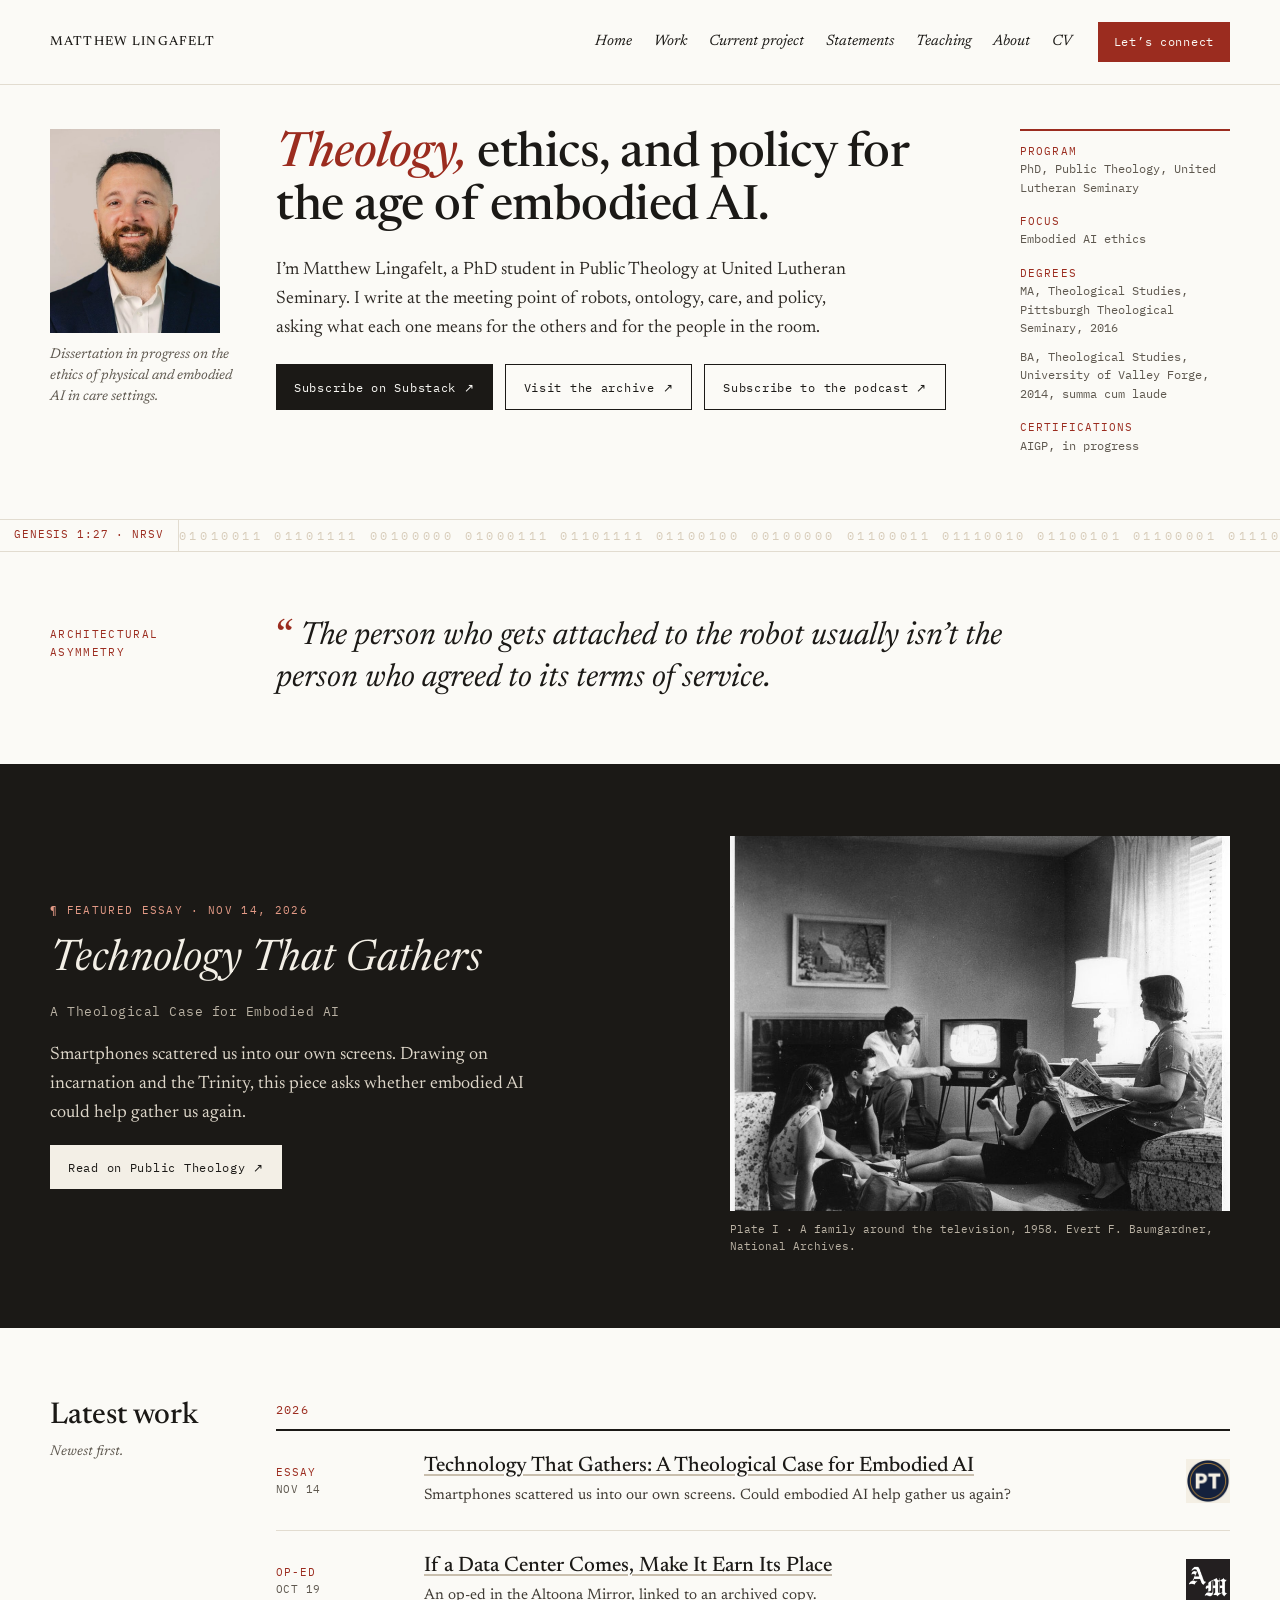
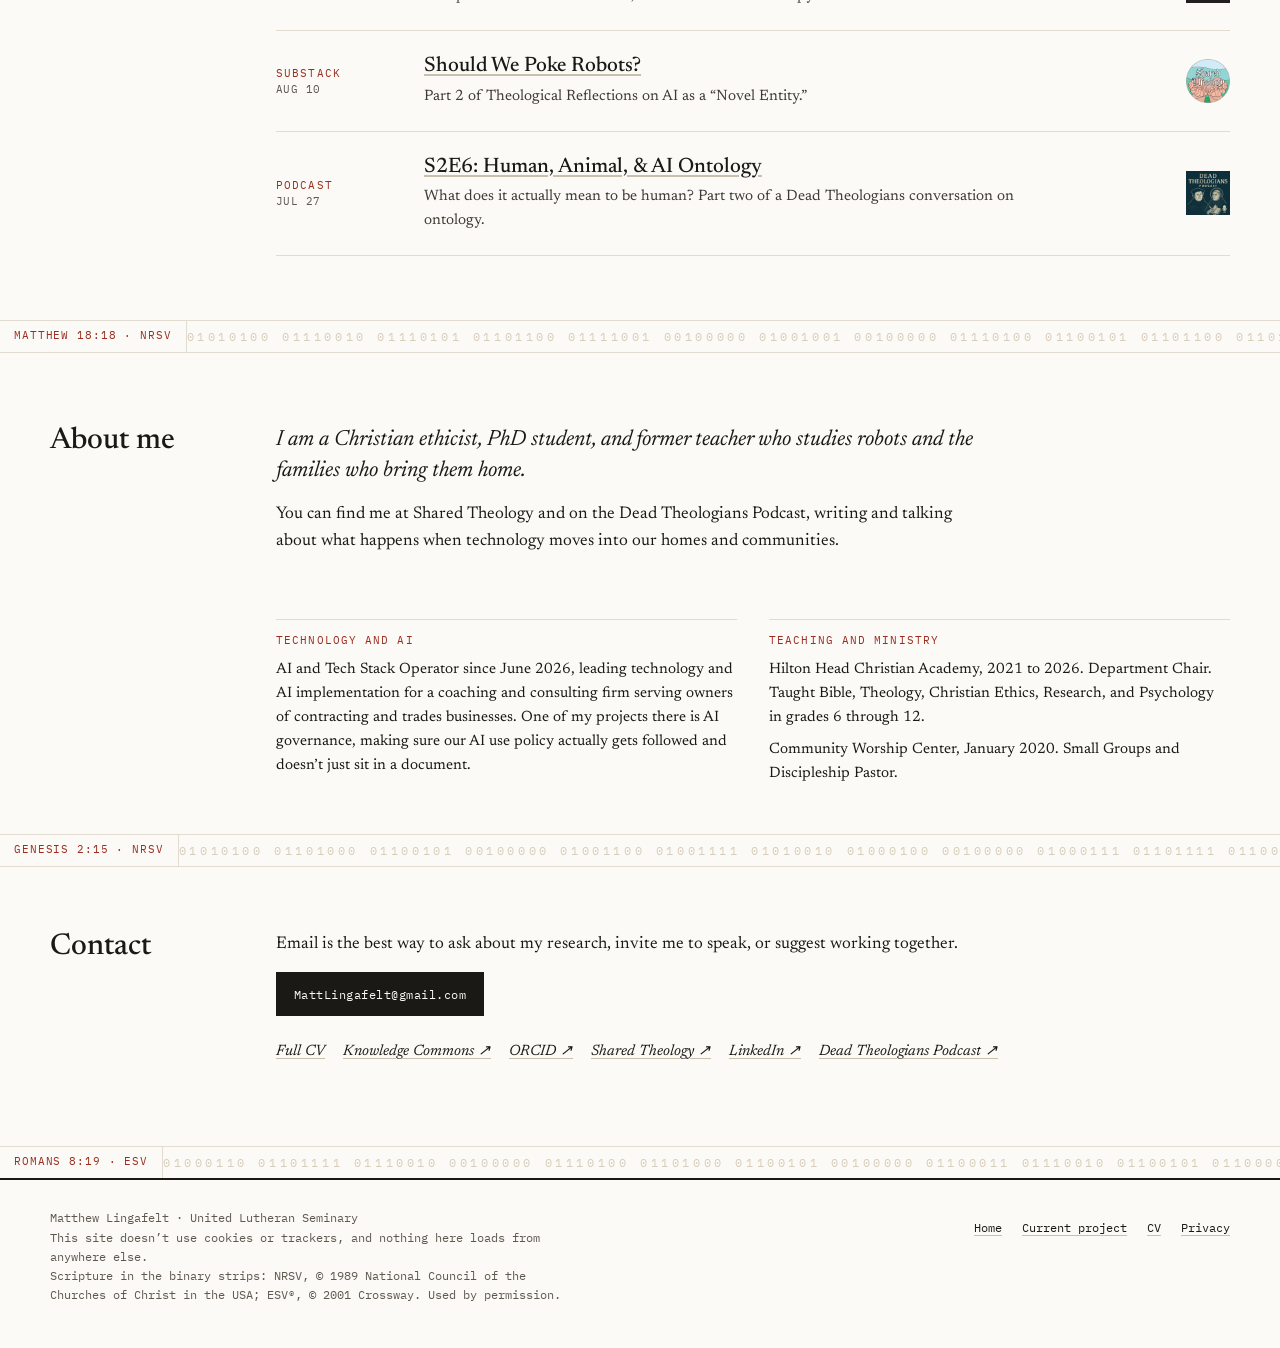
<file: index.html>
<!doctype html>
<html lang="en">
<head>
<meta charset="utf-8">
<meta name="viewport" content="width=device-width, initial-scale=1">
<title>Matthew Lingafelt · Theology, ethics, and policy for the age of embodied AI</title>
<meta name="description" content="Matthew Lingafelt is a PhD student in Public Theology at United Lutheran Seminary. He writes at the meeting point of robots, ontology, care, and policy.">
<link rel="canonical" href="https://mattlingafelt.com/">
<meta property="og:type" content="profile">
<meta property="og:site_name" content="Matthew Lingafelt">
<meta property="og:url" content="https://mattlingafelt.com/">
<meta property="og:title" content="Matthew Lingafelt · Theology, ethics, and policy for the age of embodied AI">
<meta property="og:description" content="Matthew Lingafelt is a PhD student in Public Theology at United Lutheran Seminary. He writes at the meeting point of robots, ontology, care, and policy.">
<meta property="og:image" content="https://mattlingafelt.com/images/family-watching-television-1958.jpg">
<meta property="og:image:alt" content="A family in 1958 gathered in their living room around a television set">
<meta name="twitter:card" content="summary_large_image">
<link rel="icon" href="/favicon.svg" type="image/svg+xml">
<link rel="preload" href="/fonts/newsreader-roman.woff2" as="font" type="font/woff2" crossorigin>
<link rel="stylesheet" href="/css/base.css">
<script>document.documentElement.classList.add('js')</script>
<script src="/js/menu.js" defer></script>
<style>
body{margin:0;background:#FBFAF6}
a{color:#1B1916;text-decoration-color:#C9BFAE;text-underline-offset:3px}
a:hover{color:#9B2C1F}
@media (max-width: 640px){.work-logo{flex:0 0 auto!important;justify-content:flex-start!important}}
.connect:hover,.connect:focus-visible{color:#FBFAF6;background:#7A2216}
@keyframes binL{from{transform:translateX(0)}to{transform:translateX(-50%)}}
@keyframes binR{from{transform:translateX(-50%)}to{transform:translateX(0)}}
.bin-track{display:flex;width:max-content;white-space:nowrap}
.bin-l{animation:binL 120s linear infinite}
.bin-r{animation:binR 120s linear infinite}
@media (prefers-reduced-motion: reduce){.bin-l,.bin-r{animation:none}}
</style>
<script type="application/ld+json">
{
 "@context": "https://schema.org",
 "@type": "ProfilePage",
 "url": "https://mattlingafelt.com/",
 "mainEntity": {
  "@type": "Person",
  "@id": "https://mattlingafelt.com/#person",
  "name": "Matthew Lingafelt",
  "alternateName": "Matt Lingafelt",
  "url": "https://mattlingafelt.com/",
  "image": "https://mattlingafelt.com/images/headshot-color.jpg",
  "jobTitle": "PhD student, Public Theology",
  "affiliation": {
   "@type": "CollegeOrUniversity",
   "name": "United Lutheran Seminary"
  },
  "sameAs": [
   "https://orcid.org/0009-0001-2127-9851",
   "https://profile.hcommons.org/members/MRLingafelt/",
   "https://mrlingafelt.hcommons.org/",
   "https://sharedtheology.substack.com",
   "https://www.linkedin.com/in/matthew-lingafelt-4976b8158/",
   "https://open.spotify.com/show/0AvS3p5VxiqDYNdGbd88li"
  ],
  "knowsAbout": [
   "Public theology",
   "Christian ethics",
   "Embodied AI",
   "Companion robots",
   "AI governance",
   "Digital humanities"
  ]
 }
}
</script>
</head>
<body>
<a class="skip" href="#top">Skip to content</a>
<div style="background: #FBFAF6; color: #1B1916; font-family: 'Newsreader', Georgia, serif; font-size: 17px; line-height: 1.6">

  <header style="border-bottom: 1px solid #E2DCD0">
    <div style="max-width: 1180px; margin: 0 auto; padding: 18px 32px; display: flex; flex-wrap: wrap; align-items: baseline; justify-content: space-between; gap: 8px 32px">
      <a href="#top" style="text-decoration: none; font-size: 19px; font-weight: 500; letter-spacing: 0.06em; font-variant-caps: all-small-caps">Matthew Lingafelt</a>
      <button type="button" class="menu-toggle" aria-expanded="false" aria-controls="main-nav"><svg width="16" height="12" viewBox="0 0 16 12" aria-hidden="true"><path d="M0 1h16M0 6h16M0 11h16" stroke="currentColor" stroke-width="1.5"/></svg><span class="menu-label">Menu</span></button>
      <nav aria-label="Main" id="main-nav" class="main-nav" style="display: flex; flex-wrap: wrap; gap: 4px 22px; font-size: 15px; font-style: italic">
        <a href="/" style="text-decoration: none; padding-block: 12px">Home</a>
        <a href="#work" style="text-decoration: none; padding-block: 12px">Work</a>
        <a href="/current-project" style="text-decoration: none; padding-block: 12px">Current project</a>
        <a href="/statements" style="text-decoration: none; padding-block: 12px">Statements</a>
        <a href="/teaching" style="text-decoration: none; padding-block: 12px">Teaching</a>
        <a href="/about" style="text-decoration: none; padding-block: 12px">About</a>
        <a href="/cv" style="text-decoration: none; padding-block: 12px">CV</a>
        <a href="/#contact" class="connect" style="display: inline-flex; align-items: center; align-self: center; min-height: 40px; padding: 0 16px; margin-left: 4px; background: #9B2C1F; color: #FBFAF6; text-decoration: none; font-family: 'IBM Plex Mono', monospace; font-style: normal; font-size: 12px; letter-spacing: 0.06em">Let’s connect</a>
      </nav>
    </div>
  </header>

  <main id="top">
    <div style="max-width: 1180px; margin: 0 auto; padding: 0 32px">
      <section aria-labelledby="who-h" style="padding: 44px 0 64px; display: flex; flex-wrap: wrap; gap: 36px">
        <aside aria-label="Portrait" style="flex: 1 1 170px; max-width: 190px; display: flex; flex-direction: column; gap: 12px">
          <img src="/images/headshot-color.jpg" alt="Matthew Lingafelt" style="width: 170px; height: 204px; object-fit: cover">
          <p style="margin: 0; font-size: 14px; font-style: italic; color: #5E584F; line-height: 1.5">Dissertation in progress on the ethics of physical and embodied AI in care settings.</p>
        </aside>
        <div style="flex: 3 1 520px; min-width: 0; display: flex; flex-direction: column; gap: 22px">
          <h1 id="who-h" style="margin: 0; font-weight: 500; font-size: clamp(34px, 3.8vw, 50px); line-height: 1.08; letter-spacing: -0.01em"><span style="color: #9B2C1F; font-style: italic">Theology,</span> ethics, and policy for the age of embodied AI.</h1>
          <p style="margin: 0; font-size: 18px; line-height: 1.6; max-width: 600px; color: #2E2A25">I’m Matthew Lingafelt, a PhD student in Public Theology at United Lutheran Seminary. I write at the meeting point of robots, ontology, care, and policy, asking what each one means for the others and for the people in the room.</p>
          <div style="display: flex; flex-wrap: wrap; gap: 12px">
            <a href="https://sharedtheology.substack.com" style="display: inline-flex; align-items: center; min-height: 44px; padding: 0 18px; background: #1B1916; color: #FBFAF6; text-decoration: none; font-family: 'IBM Plex Mono', monospace; font-size: 12px; letter-spacing: 0.06em">Subscribe on Substack ↗</a>
            <a href="https://whoagreed.hcommons.org" style="display: inline-flex; align-items: center; min-height: 44px; padding: 0 18px; border: 1px solid #1B1916; text-decoration: none; font-family: 'IBM Plex Mono', monospace; font-size: 12px; letter-spacing: 0.06em">Visit the archive ↗</a>
            <a href="https://open.spotify.com/show/0AvS3p5VxiqDYNdGbd88li" style="display: inline-flex; align-items: center; min-height: 44px; padding: 0 18px; border: 1px solid #1B1916; text-decoration: none; font-family: 'IBM Plex Mono', monospace; font-size: 12px; letter-spacing: 0.06em">Subscribe to the podcast ↗</a>
          </div>
        </div>
        <aside aria-label="At a glance" style="flex: 1 1 190px; max-width: 210px; font-family: 'IBM Plex Mono', monospace; font-size: 12px; line-height: 1.55; color: #5E584F; display: flex; flex-direction: column; gap: 16px; padding-top: 12px; border-top: 2px solid #9B2C1F; align-self: flex-start">
          <div><div style="color: #9B2C1F; letter-spacing: 0.1em; text-transform: uppercase; font-size: 11px">Program</div>PhD, Public Theology, United Lutheran Seminary</div>
          <div><div style="color: #9B2C1F; letter-spacing: 0.1em; text-transform: uppercase; font-size: 11px">Focus</div>Embodied AI ethics</div>
          <div><div style="color: #9B2C1F; letter-spacing: 0.1em; text-transform: uppercase; font-size: 11px">Degrees</div><div style="display: flex; flex-direction: column; gap: 10px"><span>MA, Theological Studies, Pittsburgh Theological Seminary, 2016</span><span>BA, Theological Studies, University of Valley Forge, 2014, summa cum laude</span></div></div>
          <div><div style="color: #9B2C1F; letter-spacing: 0.1em; text-transform: uppercase; font-size: 11px">Certifications</div>AIGP, in progress</div>
        </aside>
      </section>
    </div>

    <div style="display: flex; align-items: stretch; border-top: 1px solid #E2DCD0; border-bottom: 1px solid #E2DCD0">
      <p style="margin: 0; flex: none; padding: 6px 14px; font-family: 'IBM Plex Mono', monospace; font-size: 11px; letter-spacing: 0.08em; text-transform: uppercase; color: #9B2C1F; background: #FBFAF6; border-right: 1px solid #E2DCD0; white-space: nowrap">Genesis 1:27 · NRSV</p>
      <div aria-hidden="true" style="flex: 1 1 auto; min-width: 0; overflow: hidden; padding: 6px 0">
        <div class="bin-track bin-l" style="animation-duration: 187s; font-family: 'IBM Plex Mono', monospace; font-size: 12px; letter-spacing: 0.3em; color: #D8CDBB"><span>01010011 01101111 00100000 01000111 01101111 01100100 00100000 01100011 01110010 01100101 01100001 01110100 01100101 01100100 00100000 01101000 01110101 01101101 01100001 01101110 01101011 01101001 01101110 01100100 00100000 01101001 01101110 00100000 01101000 01101001 01110011 00100000 01101001 01101101 01100001 01100111 01100101 00101100 00100000 01101001 01101110 00100000 01110100 01101000 01100101 00100000 01101001 01101101 01100001 01100111 01100101 00100000 01101111 01100110 00100000 01000111 01101111 01100100 00100000 01101000 01100101 00100000 01100011 01110010 01100101 01100001 01110100 01100101 01100100 00100000 01110100 01101000 01100101 01101101 00100000 00100000 00100000 </span><span>01010011 01101111 00100000 01000111 01101111 01100100 00100000 01100011 01110010 01100101 01100001 01110100 01100101 01100100 00100000 01101000 01110101 01101101 01100001 01101110 01101011 01101001 01101110 01100100 00100000 01101001 01101110 00100000 01101000 01101001 01110011 00100000 01101001 01101101 01100001 01100111 01100101 00101100 00100000 01101001 01101110 00100000 01110100 01101000 01100101 00100000 01101001 01101101 01100001 01100111 01100101 00100000 01101111 01100110 00100000 01000111 01101111 01100100 00100000 01101000 01100101 00100000 01100011 01110010 01100101 01100001 01110100 01100101 01100100 00100000 01110100 01101000 01100101 01101101 00100000 00100000 00100000 </span></div>
      </div>
    </div>

    <div style="max-width: 1180px; margin: 0 auto; padding: 0 32px">
      <section aria-label="The thesis" style="padding: 64px 0; display: flex; flex-wrap: wrap; gap: 16px 36px; align-items: start">
        <p style="margin: 0; flex: 0 0 190px; font-family: 'IBM Plex Mono', monospace; font-size: 11px; letter-spacing: 0.12em; text-transform: uppercase; color: #9B2C1F; padding-top: 10px">Architectural asymmetry</p>
        <blockquote style="margin: 0; flex: 1 1 520px; min-width: 0">
          <p style="margin: 0; font-size: clamp(24px, 2.6vw, 32px); line-height: 1.3; font-style: italic; max-width: 760px"><span style="color: #9B2C1F; font-style: normal; font-size: 1.4em; line-height: 0; vertical-align: -0.12em; padding-right: 6px">“</span>The person who gets attached to the robot usually isn’t the person who agreed to its terms of service.</p>
        </blockquote>
      </section>
    </div>

    <section class="dark" aria-labelledby="feat-h" style="background: #1B1916; color: #F3EFE6">
      <div style="max-width: 1180px; margin: 0 auto; padding: 72px 32px; display: flex; flex-wrap: wrap; gap: 36px 56px; align-items: center">
        <div style="flex: 1 1 420px; min-width: 0; display: flex; flex-direction: column; gap: 18px">
          <p style="margin: 0; font-family: 'IBM Plex Mono', monospace; font-size: 11px; letter-spacing: 0.12em; text-transform: uppercase; color: #E39A86">¶ Featured essay · Nov 14, 2026</p>
          <h2 id="feat-h" style="margin: 0; font-weight: 400; font-style: italic; font-size: clamp(32px, 3.4vw, 44px); line-height: 1.08">Technology That Gathers</h2>
          <p style="margin: 0; font-size: 13px; font-family: 'IBM Plex Mono', monospace; color: #B9B1A3; letter-spacing: 0.04em">A Theological Case for Embodied AI</p>
          <p style="margin: 0; font-size: 18px; line-height: 1.6; color: #DCD5C8; max-width: 500px">Smartphones scattered us into our own screens. Drawing on incarnation and the Trinity, this piece asks whether embodied AI could help gather us again.</p>
          <a href="https://publictheology.com/technology-that-gathers-a-theological-case-for-embodied-ai/" style="align-self: flex-start; display: inline-flex; align-items: center; min-height: 44px; padding: 0 18px; background: #F3EFE6; color: #1B1916; text-decoration: none; font-family: 'IBM Plex Mono', monospace; font-size: 12px; letter-spacing: 0.06em">Read on Public Theology ↗</a>
        </div>
        <figure style="margin: 0; flex: 1 1 380px; min-width: 0; max-width: 500px; display: flex; flex-direction: column; gap: 10px">
          <img src="/images/family-watching-television-1958.jpg" alt="A family in 1958 gathered in their living room around a television set" style="display: block; width: 100%; aspect-ratio: 4 / 3; object-fit: cover; filter: grayscale(1) contrast(1.05)">
          <figcaption style="font-family: 'IBM Plex Mono', monospace; font-size: 11px; color: #B9B1A3">Plate I · A family around the television, 1958. Evert F. Baumgardner, National Archives.</figcaption>
        </figure>
      </div>
    </section>

    <div style="max-width: 1180px; margin: 0 auto; padding: 0 32px">
      <section id="work" aria-labelledby="work-h" style="padding: 72px 0 64px; display: flex; flex-wrap: wrap; gap: 20px 36px">
        <div style="flex: 0 0 190px">
          <h2 id="work-h" style="margin: 0; font-size: 30px; font-weight: 500; line-height: 1.1">Latest work</h2>
          <p style="margin: 8px 0 0; font-size: 14px; font-style: italic; color: #5E584F">Newest first.</p>
        </div>
        <div style="flex: 1 1 600px; min-width: 0; display: flex; flex-direction: column">
          <div style="font-family: 'IBM Plex Mono', monospace; font-size: 12px; color: #9B2C1F; letter-spacing: 0.1em; padding-bottom: 10px; border-bottom: 2px solid #1B1916">2026</div>
          
            <article style="display: flex; flex-wrap: wrap; align-items: center; gap: 8px 28px; padding: 22px 0; border-bottom: 1px solid #E2DCD0">
              <div style="flex: 0 0 120px; font-family: 'IBM Plex Mono', monospace; font-size: 11px; letter-spacing: 0.1em; text-transform: uppercase; color: #9B2C1F; line-height: 1.5">Essay<br><span style="color: #5E584F; letter-spacing: 0.04em">Nov 14</span></div>
              <div style="flex: 1 1 320px; min-width: 0">
                <h3 style="margin: 0; font-size: 21px; font-weight: 500; line-height: 1.3"><a href="https://publictheology.com/technology-that-gathers-a-theological-case-for-embodied-ai/">Technology That Gathers: A Theological Case for Embodied AI</a></h3>
                <p style="margin: 4px 0 0; font-size: 15px; color: #3F3A33">Smartphones scattered us into our own screens. Could embodied AI help gather us again?</p>
              </div>
              <div class="work-logo" style="flex: 0 0 130px; display: flex; justify-content: flex-end">
                <img src="/logos/public-theology.png" alt="Public Theology" style="max-width: 130px; height: 44px; object-fit: contain">
              </div>
            </article>
          
            <article style="display: flex; flex-wrap: wrap; align-items: center; gap: 8px 28px; padding: 22px 0; border-bottom: 1px solid #E2DCD0">
              <div style="flex: 0 0 120px; font-family: 'IBM Plex Mono', monospace; font-size: 11px; letter-spacing: 0.1em; text-transform: uppercase; color: #9B2C1F; line-height: 1.5">Op-ed<br><span style="color: #5E584F; letter-spacing: 0.04em">Oct 19</span></div>
              <div style="flex: 1 1 320px; min-width: 0">
                <h3 style="margin: 0; font-size: 21px; font-weight: 500; line-height: 1.3"><a href="https://archive.is/LkUjG">If a Data Center Comes, Make It Earn Its Place</a></h3>
                <p style="margin: 4px 0 0; font-size: 15px; color: #3F3A33">An op-ed in the Altoona Mirror, linked to an archived copy.</p>
              </div>
              <div class="work-logo" style="flex: 0 0 130px; display: flex; justify-content: flex-end">
                <img src="/logos/mirror.png" alt="Altoona Mirror" style="max-width: 130px; height: 44px; object-fit: contain">
              </div>
            </article>
          
            <article style="display: flex; flex-wrap: wrap; align-items: center; gap: 8px 28px; padding: 22px 0; border-bottom: 1px solid #E2DCD0">
              <div style="flex: 0 0 120px; font-family: 'IBM Plex Mono', monospace; font-size: 11px; letter-spacing: 0.1em; text-transform: uppercase; color: #9B2C1F; line-height: 1.5">Substack<br><span style="color: #5E584F; letter-spacing: 0.04em">Aug 10</span></div>
              <div style="flex: 1 1 320px; min-width: 0">
                <h3 style="margin: 0; font-size: 21px; font-weight: 500; line-height: 1.3"><a href="https://sharedtheology.substack.com/p/should-we-poke-robots">Should We Poke Robots?</a></h3>
                <p style="margin: 4px 0 0; font-size: 15px; color: #3F3A33">Part 2 of Theological Reflections on AI as a “Novel Entity.”</p>
              </div>
              <div class="work-logo" style="flex: 0 0 130px; display: flex; justify-content: flex-end">
                <img src="/logos/shared-theology.png" alt="Shared Theology" style="max-width: 130px; height: 44px; object-fit: contain">
              </div>
            </article>
          
            <article style="display: flex; flex-wrap: wrap; align-items: center; gap: 8px 28px; padding: 22px 0; border-bottom: 1px solid #E2DCD0">
              <div style="flex: 0 0 120px; font-family: 'IBM Plex Mono', monospace; font-size: 11px; letter-spacing: 0.1em; text-transform: uppercase; color: #9B2C1F; line-height: 1.5">Podcast<br><span style="color: #5E584F; letter-spacing: 0.04em">Jul 27</span></div>
              <div style="flex: 1 1 320px; min-width: 0">
                <h3 style="margin: 0; font-size: 21px; font-weight: 500; line-height: 1.3"><a href="https://open.spotify.com/episode/600TejBLlcFMEt5HhEYdzs">S2E6: Human, Animal, &amp; AI Ontology</a></h3>
                <p style="margin: 4px 0 0; font-size: 15px; color: #3F3A33">What does it actually mean to be human? Part two of a Dead Theologians conversation on ontology.</p>
              </div>
              <div class="work-logo" style="flex: 0 0 130px; display: flex; justify-content: flex-end">
                <img src="/logos/dead-theologians.jpg" alt="Dead Theologians Podcast" style="max-width: 130px; height: 44px; object-fit: contain">
              </div>
            </article>
          
        </div>
      </section>
    </div>

    <div style="display: flex; align-items: stretch; border-top: 1px solid #E2DCD0; border-bottom: 1px solid #E2DCD0">
      <p style="margin: 0; flex: none; padding: 6px 14px; font-family: 'IBM Plex Mono', monospace; font-size: 11px; letter-spacing: 0.08em; text-transform: uppercase; color: #9B2C1F; background: #FBFAF6; border-right: 1px solid #E2DCD0; white-space: nowrap">Matthew 18:18 · NRSV</p>
      <div aria-hidden="true" style="flex: 1 1 auto; min-width: 0; overflow: hidden; padding: 6px 0">
        <div class="bin-track bin-r" style="animation-duration: 313s; font-family: 'IBM Plex Mono', monospace; font-size: 12px; letter-spacing: 0.3em; color: #D8CDBB"><span>01010100 01110010 01110101 01101100 01111001 00100000 01001001 00100000 01110100 01100101 01101100 01101100 00100000 01111001 01101111 01110101 00101100 00100000 01110111 01101000 01100001 01110100 01100101 01110110 01100101 01110010 00100000 01111001 01101111 01110101 00100000 01100010 01101001 01101110 01100100 00100000 01101111 01101110 00100000 01100101 01100001 01110010 01110100 01101000 00100000 01110111 01101001 01101100 01101100 00100000 01100010 01100101 00100000 01100010 01101111 01110101 01101110 01100100 00100000 01101001 01101110 00100000 01101000 01100101 01100001 01110110 01100101 01101110 00101100 00100000 01100001 01101110 01100100 00100000 01110111 01101000 01100001 01110100 01100101 01110110 01100101 01110010 00100000 01111001 01101111 01110101 00100000 01101100 01101111 01101111 01110011 01100101 00100000 01101111 01101110 00100000 01100101 01100001 01110010 01110100 01101000 00100000 01110111 01101001 01101100 01101100 00100000 01100010 01100101 00100000 01101100 01101111 01101111 01110011 01100101 01100100 00100000 01101001 01101110 00100000 01101000 01100101 01100001 01110110 01100101 01101110 00100000 00100000 00100000 </span><span>01010100 01110010 01110101 01101100 01111001 00100000 01001001 00100000 01110100 01100101 01101100 01101100 00100000 01111001 01101111 01110101 00101100 00100000 01110111 01101000 01100001 01110100 01100101 01110110 01100101 01110010 00100000 01111001 01101111 01110101 00100000 01100010 01101001 01101110 01100100 00100000 01101111 01101110 00100000 01100101 01100001 01110010 01110100 01101000 00100000 01110111 01101001 01101100 01101100 00100000 01100010 01100101 00100000 01100010 01101111 01110101 01101110 01100100 00100000 01101001 01101110 00100000 01101000 01100101 01100001 01110110 01100101 01101110 00101100 00100000 01100001 01101110 01100100 00100000 01110111 01101000 01100001 01110100 01100101 01110110 01100101 01110010 00100000 01111001 01101111 01110101 00100000 01101100 01101111 01101111 01110011 01100101 00100000 01101111 01101110 00100000 01100101 01100001 01110010 01110100 01101000 00100000 01110111 01101001 01101100 01101100 00100000 01100010 01100101 00100000 01101100 01101111 01101111 01110011 01100101 01100100 00100000 01101001 01101110 00100000 01101000 01100101 01100001 01110110 01100101 01101110 00100000 00100000 00100000 </span></div>
      </div>
    </div>

    <div style="max-width: 1180px; margin: 0 auto; padding: 0 32px">
      <section id="about" aria-labelledby="me-h" style="padding: 72px 0 40px; display: flex; flex-wrap: wrap; gap: 20px 36px">
        <h2 id="me-h" style="margin: 0; flex: 0 0 190px; font-size: 30px; font-weight: 500; line-height: 1.1">About me</h2>
        <div style="flex: 1 1 600px; min-width: 0; display: flex; flex-direction: column; gap: 14px; max-width: 720px">
          <p style="margin: 0; font-size: 22px; line-height: 1.4; font-style: italic">I am a Christian ethicist, PhD student, and former teacher who studies robots and the families who bring them home.</p>
          <p style="margin: 0">You can find me at Shared Theology and on the Dead Theologians Podcast, writing and talking about what happens when technology moves into our homes and communities.</p>
        </div>
      </section>

      <section aria-label="Experience" style="padding: 24px 0 48px; display: flex; flex-wrap: wrap; gap: 20px 36px">
        <span style="flex: 0 0 190px"></span>
        <div style="flex: 1 1 600px; min-width: 0; display: flex; flex-wrap: wrap; gap: 24px 32px; font-size: 15px">
          <div style="flex: 1 1 200px; min-width: 0; display: flex; flex-direction: column; gap: 8px; padding-top: 12px; border-top: 1px solid #E2DCD0">
            <p style="margin: 0; font-family: 'IBM Plex Mono', monospace; font-size: 11px; letter-spacing: 0.1em; text-transform: uppercase; color: #9B2C1F">Technology and AI</p>
            <p style="margin: 0">AI and Tech Stack Operator since June 2026, leading technology and AI implementation for a coaching and consulting firm serving owners of contracting and trades businesses. One of my projects there is AI governance, making sure our AI use policy actually gets followed and doesn’t just sit in a document.</p>
          </div>
          <div style="flex: 1 1 200px; min-width: 0; display: flex; flex-direction: column; gap: 8px; padding-top: 12px; border-top: 1px solid #E2DCD0">
            <p style="margin: 0; font-family: 'IBM Plex Mono', monospace; font-size: 11px; letter-spacing: 0.1em; text-transform: uppercase; color: #9B2C1F">Teaching and ministry</p>
            <p style="margin: 0">Hilton Head Christian Academy, 2021 to 2026. Department Chair. Taught Bible, Theology, Christian Ethics, Research, and Psychology in grades 6 through 12.</p>
            <p style="margin: 0">Community Worship Center, January 2020. Small Groups and Discipleship Pastor.</p>
          </div>
        </div>
      </section>
    </div>

    <div style="display: flex; align-items: stretch; border-top: 1px solid #E2DCD0; border-bottom: 1px solid #E2DCD0">
      <p style="margin: 0; flex: none; padding: 6px 14px; font-family: 'IBM Plex Mono', monospace; font-size: 11px; letter-spacing: 0.08em; text-transform: uppercase; color: #9B2C1F; background: #FBFAF6; border-right: 1px solid #E2DCD0; white-space: nowrap">Genesis 2:15 · NRSV</p>
      <div aria-hidden="true" style="flex: 1 1 auto; min-width: 0; overflow: hidden; padding: 6px 0">
        <div class="bin-track bin-l" style="animation-duration: 207s; font-family: 'IBM Plex Mono', monospace; font-size: 12px; letter-spacing: 0.3em; color: #D8CDBB"><span>01010100 01101000 01100101 00100000 01001100 01001111 01010010 01000100 00100000 01000111 01101111 01100100 00100000 01110100 01101111 01101111 01101011 00100000 01110100 01101000 01100101 00100000 01101101 01100001 01101110 00100000 01100001 01101110 01100100 00100000 01110000 01110101 01110100 00100000 01101000 01101001 01101101 00100000 01101001 01101110 00100000 01110100 01101000 01100101 00100000 01100111 01100001 01110010 01100100 01100101 01101110 00100000 01101111 01100110 00100000 01000101 01100100 01100101 01101110 00100000 01110100 01101111 00100000 01110100 01101001 01101100 01101100 00100000 01101001 01110100 00100000 01100001 01101110 01100100 00100000 01101011 01100101 01100101 01110000 00100000 01101001 01110100 00100000 00100000 00100000 </span><span>01010100 01101000 01100101 00100000 01001100 01001111 01010010 01000100 00100000 01000111 01101111 01100100 00100000 01110100 01101111 01101111 01101011 00100000 01110100 01101000 01100101 00100000 01101101 01100001 01101110 00100000 01100001 01101110 01100100 00100000 01110000 01110101 01110100 00100000 01101000 01101001 01101101 00100000 01101001 01101110 00100000 01110100 01101000 01100101 00100000 01100111 01100001 01110010 01100100 01100101 01101110 00100000 01101111 01100110 00100000 01000101 01100100 01100101 01101110 00100000 01110100 01101111 00100000 01110100 01101001 01101100 01101100 00100000 01101001 01110100 00100000 01100001 01101110 01100100 00100000 01101011 01100101 01100101 01110000 00100000 01101001 01110100 00100000 00100000 00100000 </span></div>
      </div>
    </div>

    <div style="max-width: 1180px; margin: 0 auto; padding: 0 32px">
      <section id="contact" aria-labelledby="ct-h" style="padding: 64px 0 72px; display: flex; flex-wrap: wrap; gap: 20px 36px">
        <h2 id="ct-h" style="margin: 0; flex: 0 0 190px; font-size: 30px; font-weight: 500; line-height: 1.1">Contact</h2>
        <div style="flex: 1 1 600px; min-width: 0; display: flex; flex-direction: column; gap: 14px; max-width: 900px">
          <p style="margin: 0">Email is the best way to ask about my research, invite me to speak, or suggest working together.</p>
          <a href="mailto:MattLingafelt@gmail.com" style="align-self: flex-start; display: inline-flex; align-items: center; min-height: 44px; padding: 0 18px; background: #1B1916; color: #FBFAF6; text-decoration: none; font-family: 'IBM Plex Mono', monospace; font-size: 12px; letter-spacing: 0.04em">MattLingafelt@gmail.com</a>
          <nav aria-label="Profiles" style="display: flex; flex-wrap: wrap; gap: 0 18px; font-size: 15px; font-style: italic">
            <a href="/cv" style="padding-block: 10px">Full CV</a>
            <a href="https://profile.hcommons.org/members/MRLingafelt/" style="padding-block: 10px">Knowledge Commons ↗</a>
            <a href="https://orcid.org/0009-0001-2127-9851" style="padding-block: 10px">ORCID ↗</a>
            <a href="https://sharedtheology.substack.com" style="padding-block: 10px">Shared Theology ↗</a>
            <a href="https://www.linkedin.com/in/matthew-lingafelt-4976b8158/" style="padding-block: 10px">LinkedIn ↗</a>
            <a href="https://open.spotify.com/show/0AvS3p5VxiqDYNdGbd88li" style="padding-block: 10px">Dead Theologians Podcast ↗</a>
          </nav>
        </div>
      </section>
    </div>
  </main>

  <div style="display: flex; align-items: stretch; border-top: 1px solid #E2DCD0">
      <p style="margin: 0; flex: none; padding: 6px 14px; font-family: 'IBM Plex Mono', monospace; font-size: 11px; letter-spacing: 0.08em; text-transform: uppercase; color: #9B2C1F; background: #FBFAF6; border-right: 1px solid #E2DCD0; white-space: nowrap">Romans 8:19 · ESV</p>
      <div aria-hidden="true" style="flex: 1 1 auto; min-width: 0; overflow: hidden; padding: 6px 0">
        <div class="bin-track bin-r" style="animation-duration: 197s; font-family: 'IBM Plex Mono', monospace; font-size: 12px; letter-spacing: 0.3em; color: #D8CDBB"><span>01000110 01101111 01110010 00100000 01110100 01101000 01100101 00100000 01100011 01110010 01100101 01100001 01110100 01101001 01101111 01101110 00100000 01110111 01100001 01101001 01110100 01110011 00100000 01110111 01101001 01110100 01101000 00100000 01100101 01100001 01100111 01100101 01110010 00100000 01101100 01101111 01101110 01100111 01101001 01101110 01100111 00100000 01100110 01101111 01110010 00100000 01110100 01101000 01100101 00100000 01110010 01100101 01110110 01100101 01100001 01101100 01101001 01101110 01100111 00100000 01101111 01100110 00100000 01110100 01101000 01100101 00100000 01110011 01101111 01101110 01110011 00100000 01101111 01100110 00100000 01000111 01101111 01100100 00100000 00100000 00100000 </span><span>01000110 01101111 01110010 00100000 01110100 01101000 01100101 00100000 01100011 01110010 01100101 01100001 01110100 01101001 01101111 01101110 00100000 01110111 01100001 01101001 01110100 01110011 00100000 01110111 01101001 01110100 01101000 00100000 01100101 01100001 01100111 01100101 01110010 00100000 01101100 01101111 01101110 01100111 01101001 01101110 01100111 00100000 01100110 01101111 01110010 00100000 01110100 01101000 01100101 00100000 01110010 01100101 01110110 01100101 01100001 01101100 01101001 01101110 01100111 00100000 01101111 01100110 00100000 01110100 01101000 01100101 00100000 01110011 01101111 01101110 01110011 00100000 01101111 01100110 00100000 01000111 01101111 01100100 00100000 00100000 00100000 </span></div>
      </div>
    </div>
  <footer style="border-top: 2px solid #1B1916">
    <div style="max-width: 1180px; margin: 0 auto; padding: 28px 32px 44px; display: flex; flex-direction: column; gap: 14px; font-family: 'IBM Plex Mono', monospace; font-size: 12px; color: #5E584F">
      <div style="display: flex; flex-wrap: wrap; justify-content: space-between; gap: 16px 40px">
        <p style="margin: 0; max-width: 520px; line-height: 1.6">Matthew Lingafelt · United Lutheran Seminary<br>This site doesn’t use cookies or trackers, and nothing here loads from anywhere else.<br>Scripture in the binary strips: NRSV, © 1989 National Council of the Churches of Christ in the USA; ESV®, © 2001 Crossway. Used by permission.</p>
        <nav aria-label="Site" style="display: flex; flex-wrap: wrap; gap: 0 20px">
          <a href="/" style="padding-block: 10px">Home</a>
          <a href="/current-project" style="padding-block: 10px">Current project</a>
          <a href="/cv" style="padding-block: 10px">CV</a>
          <a href="/privacy" style="padding-block: 10px">Privacy</a>
        </nav>
      </div>
    </div>
  </footer>
</div>
</body>
</html>
</file>
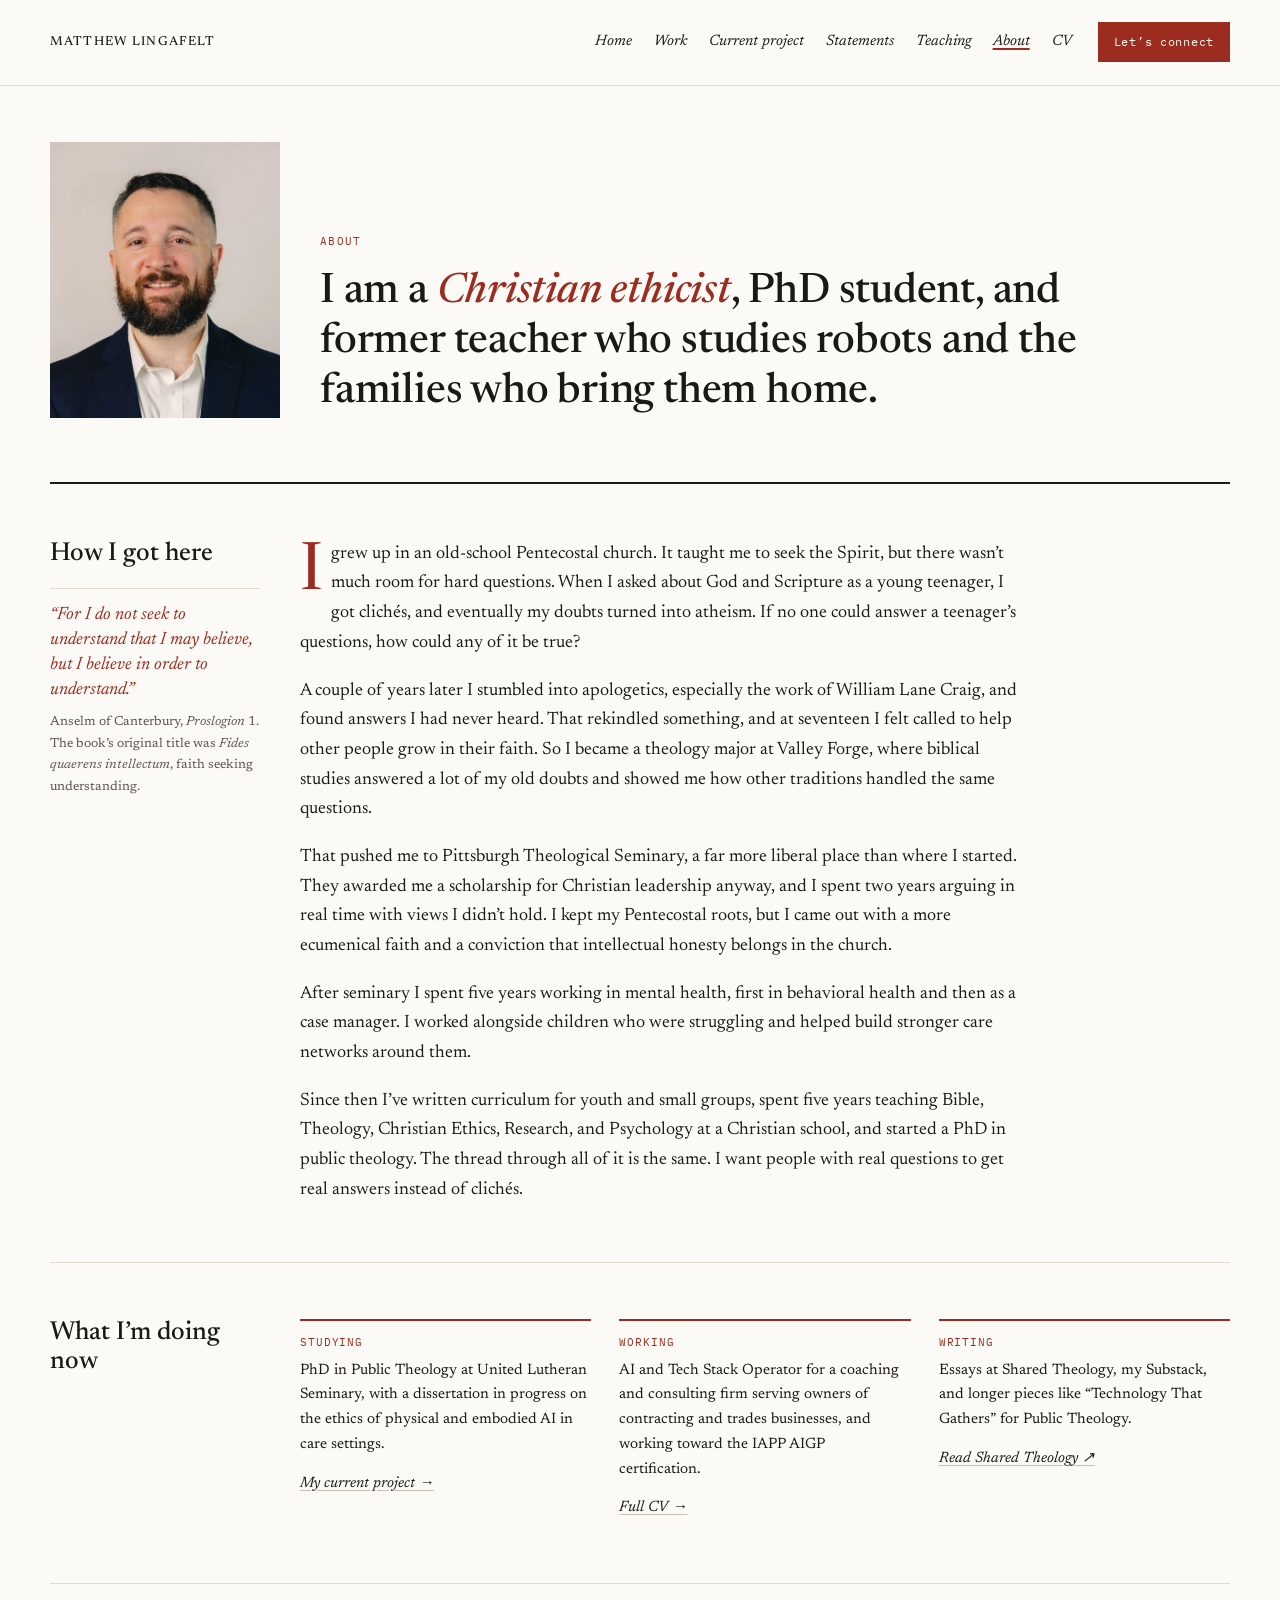
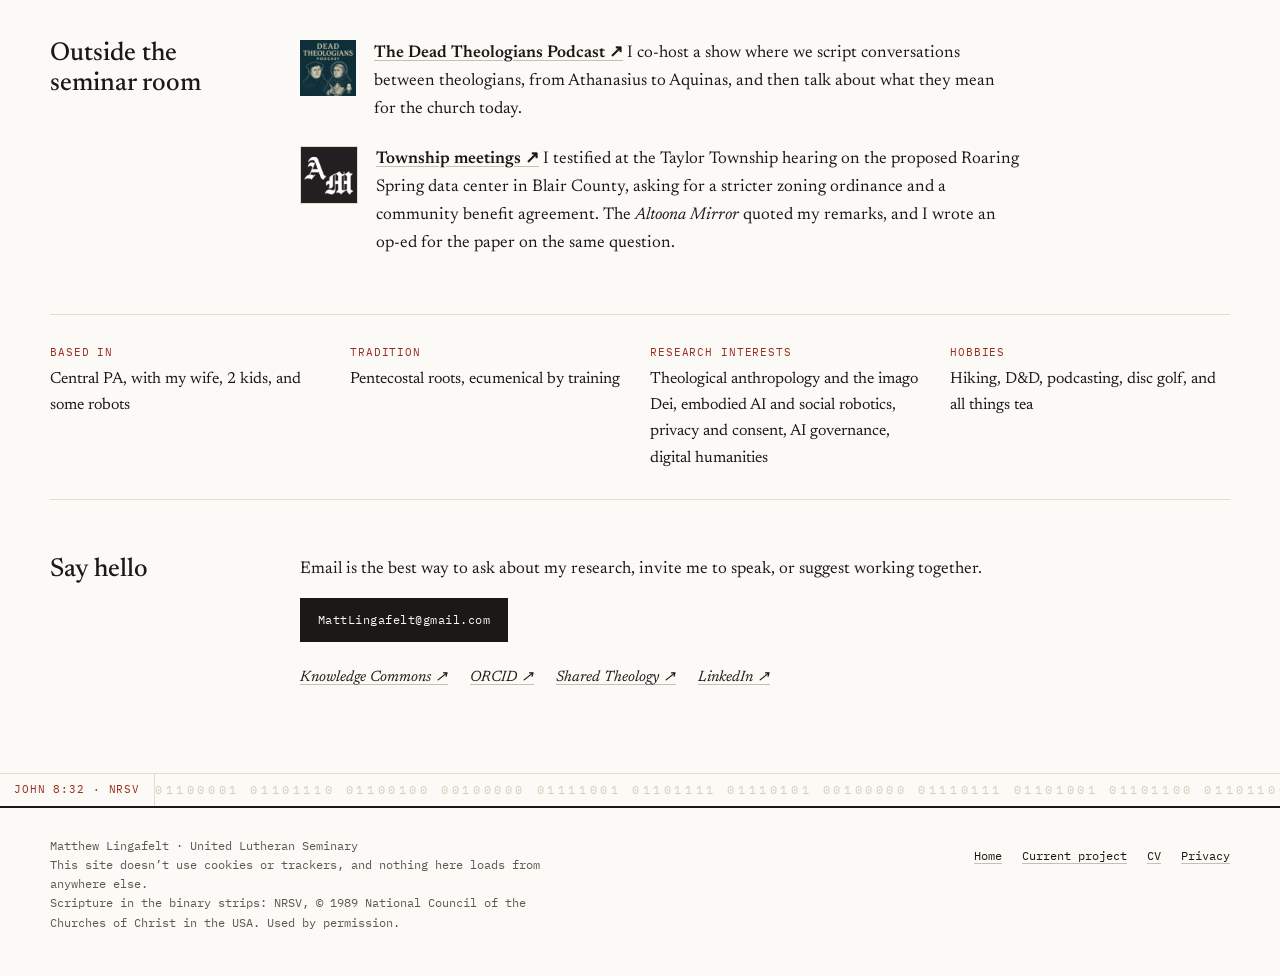
<file: about.html>
<!doctype html>
<html lang="en">
<head>
<meta charset="utf-8">
<meta name="viewport" content="width=device-width, initial-scale=1">
<title>About · Matthew Lingafelt</title>
<meta name="description" content="I am a Christian ethicist, PhD student, and former teacher who studies robots and the families who bring them home.">
<link rel="canonical" href="https://mattlingafelt.com/about">
<meta property="og:type" content="profile">
<meta property="og:site_name" content="Matthew Lingafelt">
<meta property="og:url" content="https://mattlingafelt.com/about">
<meta property="og:title" content="About · Matthew Lingafelt">
<meta property="og:description" content="I am a Christian ethicist, PhD student, and former teacher who studies robots and the families who bring them home.">
<meta property="og:image" content="https://mattlingafelt.com/images/family-watching-television-1958.jpg">
<meta property="og:image:alt" content="A family in 1958 gathered in their living room around a television set">
<meta name="twitter:card" content="summary_large_image">
<link rel="icon" href="/favicon.svg" type="image/svg+xml">
<link rel="preload" href="/fonts/newsreader-roman.woff2" as="font" type="font/woff2" crossorigin>
<link rel="stylesheet" href="/css/base.css">
<script>document.documentElement.classList.add('js')</script>
<script src="/js/menu.js" defer></script>
<style>
body{margin:0;background:#FBFAF6}
a{color:#1B1916;text-decoration-color:#C9BFAE;text-underline-offset:3px}
a:hover{color:#9B2C1F}
.connect:hover,.connect:focus-visible{color:#FBFAF6;background:#7A2216}
@keyframes binL{from{transform:translateX(0)}to{transform:translateX(-50%)}}
.bin-track{display:flex;width:max-content;white-space:nowrap}
.bin-l{animation:binL 120s linear infinite}
@media (prefers-reduced-motion: reduce){.bin-l{animation:none}}
</style>
<script type="application/ld+json">
{
 "@context": "https://schema.org",
 "@type": "ProfilePage",
 "url": "https://mattlingafelt.com/about",
 "mainEntity": {
  "@type": "Person",
  "@id": "https://mattlingafelt.com/#person",
  "name": "Matthew Lingafelt",
  "alternateName": "Matt Lingafelt",
  "url": "https://mattlingafelt.com/",
  "image": "https://mattlingafelt.com/images/headshot-color.jpg",
  "jobTitle": "PhD student, Public Theology",
  "affiliation": {
   "@type": "CollegeOrUniversity",
   "name": "United Lutheran Seminary"
  },
  "sameAs": [
   "https://orcid.org/0009-0001-2127-9851",
   "https://profile.hcommons.org/members/MRLingafelt/",
   "https://mrlingafelt.hcommons.org/",
   "https://sharedtheology.substack.com",
   "https://www.linkedin.com/in/matthew-lingafelt-4976b8158/",
   "https://open.spotify.com/show/0AvS3p5VxiqDYNdGbd88li"
  ],
  "knowsAbout": [
   "Public theology",
   "Christian ethics",
   "Embodied AI",
   "Companion robots",
   "AI governance",
   "Digital humanities"
  ]
 }
}
</script>
</head>
<body>
<a class="skip" href="#top">Skip to content</a>
<div style="background: #FBFAF6; color: #1B1916; font-family: 'Newsreader', Georgia, serif; font-size: 17px; line-height: 1.65">

  <header style="border-bottom: 1px solid #E2DCD0">
    <div style="max-width: 1180px; margin: 0 auto; padding: 18px 32px; display: flex; flex-wrap: wrap; align-items: baseline; justify-content: space-between; gap: 8px 32px">
      <a href="/" style="text-decoration: none; font-size: 19px; font-weight: 500; letter-spacing: 0.06em; font-variant-caps: all-small-caps">Matthew Lingafelt</a>
      <button type="button" class="menu-toggle" aria-expanded="false" aria-controls="main-nav"><svg width="16" height="12" viewBox="0 0 16 12" aria-hidden="true"><path d="M0 1h16M0 6h16M0 11h16" stroke="currentColor" stroke-width="1.5"/></svg><span class="menu-label">Menu</span></button>
      <nav aria-label="Main" id="main-nav" class="main-nav" style="display: flex; flex-wrap: wrap; gap: 4px 22px; font-size: 15px; font-style: italic">
        <a href="/" style="text-decoration: none; padding-block: 12px">Home</a>
        <a href="/#work" style="text-decoration: none; padding-block: 12px">Work</a>
        <a href="/current-project" style="text-decoration: none; padding-block: 12px">Current project</a>
        <a href="/statements" style="text-decoration: none; padding-block: 12px">Statements</a>
        <a href="/teaching" style="text-decoration: none; padding-block: 12px">Teaching</a>
        <a href="/about" aria-current="page" style="text-decoration: underline; text-decoration-color: #9B2C1F; text-decoration-thickness: 2px; padding-block: 12px">About</a>
        <a href="/cv" style="text-decoration: none; padding-block: 12px">CV</a>
        <a href="/#contact" class="connect" style="display: inline-flex; align-items: center; align-self: center; min-height: 40px; padding: 0 16px; margin-left: 4px; background: #9B2C1F; color: #FBFAF6; text-decoration: none; font-family: 'IBM Plex Mono', monospace; font-style: normal; font-size: 12px; letter-spacing: 0.06em">Let’s connect</a>
      </nav>
    </div>
  </header>

  <main id="top">
    <div style="max-width: 1180px; margin: 0 auto; padding: 0 32px">

      <section aria-labelledby="ab-h" style="padding: 56px 0 64px; display: flex; flex-wrap: wrap; align-items: flex-end; gap: 32px 40px">
        <img src="/images/headshot-color.jpg" alt="Matthew Lingafelt" style="flex: none; width: 230px; height: 276px; object-fit: cover">
        <div style="flex: 1 1 520px; min-width: 0; max-width: 760px; display: flex; flex-direction: column; gap: 16px">
          <p style="margin: 0; font-family: 'IBM Plex Mono', monospace; font-size: 11px; letter-spacing: 0.12em; text-transform: uppercase; color: #9B2C1F">About</p>
          <h1 id="ab-h" style="margin: 0; font-weight: 500; font-size: clamp(30px, 3.4vw, 42px); line-height: 1.2; letter-spacing: -0.005em">I am a <span style="font-style: italic; color: #9B2C1F">Christian ethicist</span>, PhD student, and former teacher who studies robots and the families who bring them home.</h1>
        </div>
      </section>

      <section aria-labelledby="st-h" style="padding: 56px 0; border-top: 2px solid #1B1916; display: flex; flex-wrap: wrap; gap: 24px 40px">
        <aside style="flex: 0 0 210px; display: flex; flex-direction: column; gap: 18px">
          <h2 id="st-h" style="margin: 0; font-size: 26px; font-weight: 500; line-height: 1.15">How I got here</h2>
          <blockquote style="margin: 0; padding-top: 14px; border-top: 1px solid #E2DCD0">
            <p style="margin: 0; font-size: 18px; line-height: 1.4; font-style: italic; color: #9B2C1F">“For I do not seek to understand that I may believe, but I believe in order to understand.”</p>
            <p style="margin: 8px 0 0; font-size: 13px; color: #5E584F">Anselm of Canterbury, <em>Proslogion</em> 1. The book’s original title was <em>Fides quaerens intellectum</em>, faith seeking understanding.</p>
          </blockquote>
        </aside>
        <div style="flex: 1 1 560px; min-width: 0; max-width: 720px; display: flex; flex-direction: column; gap: 18px; font-size: 18px">
          <p style="margin: 0"><span style="float: left; font-size: 66px; line-height: 0.82; padding: 6px 8px 0 0; color: #9B2C1F">I</span> grew up in an old-school Pentecostal church. It taught me to seek the Spirit, but there wasn’t much room for hard questions. When I asked about God and Scripture as a young teenager, I got clichés, and eventually my doubts turned into atheism. If no one could answer a teenager’s questions, how could any of it be true?</p>
          <p style="margin: 0">A couple of years later I stumbled into apologetics, especially the work of William Lane Craig, and found answers I had never heard. That rekindled something, and at seventeen I felt called to help other people grow in their faith. So I became a theology major at Valley Forge, where biblical studies answered a lot of my old doubts and showed me how other traditions handled the same questions.</p>
          <p style="margin: 0">That pushed me to Pittsburgh Theological Seminary, a far more liberal place than where I started. They awarded me a scholarship for Christian leadership anyway, and I spent two years arguing in real time with views I didn’t hold. I kept my Pentecostal roots, but I came out with a more ecumenical faith and a conviction that intellectual honesty belongs in the church.</p>
          <p style="margin: 0">After seminary I spent five years working in mental health, first in behavioral health and then as a case manager. I worked alongside children who were struggling and helped build stronger care networks around them.</p>
          <p style="margin: 0">Since then I’ve written curriculum for youth and small groups, spent five years teaching Bible, Theology, Christian Ethics, Research, and Psychology at a Christian school, and started a PhD in public theology. The thread through all of it is the same. I want people with real questions to get real answers instead of clichés.</p>
        </div>
      </section>

      <section aria-labelledby="now-h" style="padding: 56px 0; border-top: 1px solid #E2DCD0; display: flex; flex-wrap: wrap; gap: 24px 40px">
        <h2 id="now-h" style="margin: 0; flex: 0 0 210px; font-size: 26px; font-weight: 500; line-height: 1.15">What I’m doing now</h2>
        <div class="g g3" style="flex: 1 1 560px; min-width: 0; display: grid; grid-template-columns: repeat(3, minmax(0, 1fr)); gap: 24px 28px; font-size: 15px">
          <div style="display: flex; flex-direction: column; gap: 8px; padding-top: 12px; border-top: 2px solid #9B2C1F">
            <span style="font-family: 'IBM Plex Mono', monospace; font-size: 11px; letter-spacing: 0.08em; text-transform: uppercase; color: #9B2C1F">Studying</span>
            <p style="margin: 0">PhD in Public Theology at United Lutheran Seminary, with a dissertation in progress on the ethics of physical and embodied AI in care settings.</p>
            <a href="/current-project" style="font-style: italic; padding-block: 6px">My current project →</a>
          </div>
          <div style="display: flex; flex-direction: column; gap: 8px; padding-top: 12px; border-top: 2px solid #9B2C1F">
            <span style="font-family: 'IBM Plex Mono', monospace; font-size: 11px; letter-spacing: 0.08em; text-transform: uppercase; color: #9B2C1F">Working</span>
            <p style="margin: 0">AI and Tech Stack Operator for a coaching and consulting firm serving owners of contracting and trades businesses, and working toward the IAPP AIGP certification.</p>
            <a href="/cv" style="font-style: italic; padding-block: 6px">Full CV →</a>
          </div>
          <div style="display: flex; flex-direction: column; gap: 8px; padding-top: 12px; border-top: 2px solid #9B2C1F">
            <span style="font-family: 'IBM Plex Mono', monospace; font-size: 11px; letter-spacing: 0.08em; text-transform: uppercase; color: #9B2C1F">Writing</span>
            <p style="margin: 0">Essays at Shared Theology, my Substack, and longer pieces like “Technology That Gathers” for Public Theology.</p>
            <a href="https://sharedtheology.substack.com" style="font-style: italic; padding-block: 6px">Read Shared Theology ↗</a>
          </div>
        </div>
      </section>

      <section aria-labelledby="pub-h" style="padding: 56px 0; border-top: 1px solid #E2DCD0; display: flex; flex-wrap: wrap; gap: 24px 40px">
        <h2 id="pub-h" style="margin: 0; flex: 0 0 210px; font-size: 26px; font-weight: 500; line-height: 1.15">Outside the seminar room</h2>
        <div style="flex: 1 1 560px; min-width: 0; max-width: 720px; display: flex; flex-direction: column; gap: 22px">
          <div style="display: flex; gap: 18px; align-items: flex-start">
            <img src="/logos/dead-theologians.jpg" alt="" style="flex: none; width: 56px; height: 56px; object-fit: cover">
            <p style="margin: 0"><a href="https://open.spotify.com/show/0AvS3p5VxiqDYNdGbd88li" style="font-weight: 600">The Dead Theologians Podcast ↗</a> I co-host a show where we script conversations between theologians, from Athanasius to Aquinas, and then talk about what they mean for the church today.</p>
          </div>
          <div style="display: flex; gap: 18px; align-items: flex-start">
            <img src="/logos/mirror.png" alt="" style="flex: none; width: 56px; height: 56px; object-fit: contain; background: #FFFFFF; border: 1px solid #E2DCD0">

            <p style="margin: 0"><a href="https://archive.is/LkUjG" style="font-weight: 600">Township meetings ↗</a> I testified at the Taylor Township hearing on the proposed Roaring Spring data center in Blair County, asking for a stricter zoning ordinance and a community benefit agreement. The <em>Altoona Mirror</em> quoted my remarks, and I wrote an op-ed for the paper on the same question.</p>
          </div>
        </div>
      </section>

      <section class="g g4" aria-label="At a glance" style="padding: 28px 0; border-top: 1px solid #E2DCD0; border-bottom: 1px solid #E2DCD0; display: grid; grid-template-columns: repeat(4, minmax(0, 1fr)); gap: 20px">
        
          <div style="display: flex; flex-direction: column; gap: 4px">
            <span style="font-family: 'IBM Plex Mono', monospace; font-size: 11px; letter-spacing: 0.08em; text-transform: uppercase; color: #9B2C1F">Based in</span>
            <span style="font-size: 16px">Central PA, with my wife, 2 kids, and some robots</span>
          </div>
        
          <div style="display: flex; flex-direction: column; gap: 4px">
            <span style="font-family: 'IBM Plex Mono', monospace; font-size: 11px; letter-spacing: 0.08em; text-transform: uppercase; color: #9B2C1F">Tradition</span>
            <span style="font-size: 16px">Pentecostal roots, ecumenical by training</span>
          </div>
        
          <div style="display: flex; flex-direction: column; gap: 4px">
            <span style="font-family: 'IBM Plex Mono', monospace; font-size: 11px; letter-spacing: 0.08em; text-transform: uppercase; color: #9B2C1F">Research interests</span>
            <span style="font-size: 16px">Theological anthropology and the imago Dei, embodied AI and social robotics, privacy and consent, AI governance, digital humanities</span>
          </div>
        
          <div style="display: flex; flex-direction: column; gap: 4px">
            <span style="font-family: 'IBM Plex Mono', monospace; font-size: 11px; letter-spacing: 0.08em; text-transform: uppercase; color: #9B2C1F">Hobbies</span>
            <span style="font-size: 16px">Hiking, D&amp;D, podcasting, disc golf, and all things tea</span>
          </div>
        
      </section>

      <section id="contact" aria-labelledby="ct-h" style="padding: 56px 0 72px; display: flex; flex-wrap: wrap; gap: 20px 40px">
        <h2 id="ct-h" style="margin: 0; flex: 0 0 210px; font-size: 26px; font-weight: 500; line-height: 1.15">Say hello</h2>
        <div style="flex: 1 1 560px; min-width: 0; max-width: 720px; display: flex; flex-direction: column; gap: 14px">
          <p style="margin: 0">Email is the best way to ask about my research, invite me to speak, or suggest working together.</p>
          <a href="mailto:MattLingafelt@gmail.com" style="align-self: flex-start; display: inline-flex; align-items: center; min-height: 44px; padding: 0 18px; background: #1B1916; color: #FBFAF6; text-decoration: none; font-family: 'IBM Plex Mono', monospace; font-size: 12px; letter-spacing: 0.04em">MattLingafelt@gmail.com</a>
          <nav aria-label="Profiles" style="display: flex; flex-wrap: wrap; gap: 0 22px; font-size: 15px; font-style: italic">
            <a href="https://profile.hcommons.org/members/MRLingafelt/" style="padding-block: 10px">Knowledge Commons ↗</a>
            <a href="https://orcid.org/0009-0001-2127-9851" style="padding-block: 10px">ORCID ↗</a>
            <a href="https://sharedtheology.substack.com" style="padding-block: 10px">Shared Theology ↗</a>
            <a href="https://www.linkedin.com/in/matthew-lingafelt-4976b8158/" style="padding-block: 10px">LinkedIn ↗</a>
          </nav>
        </div>
      </section>
    </div>
  </main>

  <div style="display: flex; align-items: stretch; border-top: 1px solid #E2DCD0">
    <p style="margin: 0; flex: none; padding: 6px 14px; font-family: 'IBM Plex Mono', monospace; font-size: 11px; letter-spacing: 0.08em; text-transform: uppercase; color: #9B2C1F; background: #FBFAF6; border-right: 1px solid #E2DCD0; white-space: nowrap">John 8:32 · NRSV</p>
    <div aria-hidden="true" style="flex: 1 1 auto; min-width: 0; overflow: hidden; padding: 6px 0">
      <div class="bin-track bin-l" style="animation-duration: 156s; font-family: 'IBM Plex Mono', monospace; font-size: 12px; letter-spacing: 0.3em; color: #D8CDBB"><span>01100001 01101110 01100100 00100000 01111001 01101111 01110101 00100000 01110111 01101001 01101100 01101100 00100000 01101011 01101110 01101111 01110111 00100000 01110100 01101000 01100101 00100000 01110100 01110010 01110101 01110100 01101000 00101100 00100000 01100001 01101110 01100100 00100000 01110100 01101000 01100101 00100000 01110100 01110010 01110101 01110100 01101000 00100000 01110111 01101001 01101100 01101100 00100000 01101101 01100001 01101011 01100101 00100000 01111001 01101111 01110101 00100000 01100110 01110010 01100101 01100101 00100000 00100000 00100000 </span><span>01100001 01101110 01100100 00100000 01111001 01101111 01110101 00100000 01110111 01101001 01101100 01101100 00100000 01101011 01101110 01101111 01110111 00100000 01110100 01101000 01100101 00100000 01110100 01110010 01110101 01110100 01101000 00101100 00100000 01100001 01101110 01100100 00100000 01110100 01101000 01100101 00100000 01110100 01110010 01110101 01110100 01101000 00100000 01110111 01101001 01101100 01101100 00100000 01101101 01100001 01101011 01100101 00100000 01111001 01101111 01110101 00100000 01100110 01110010 01100101 01100101 00100000 00100000 00100000 </span></div>
    </div>
  </div>
  <footer style="border-top: 2px solid #1B1916">
    <div style="max-width: 1180px; margin: 0 auto; padding: 28px 32px 44px; display: flex; flex-wrap: wrap; justify-content: space-between; gap: 16px 40px; font-family: 'IBM Plex Mono', monospace; font-size: 12px; color: #5E584F">
      <p style="margin: 0; max-width: 520px; line-height: 1.6">Matthew Lingafelt · United Lutheran Seminary<br>This site doesn’t use cookies or trackers, and nothing here loads from anywhere else.<br>Scripture in the binary strips: NRSV, © 1989 National Council of the Churches of Christ in the USA. Used by permission.</p>
      <nav aria-label="Site" style="display: flex; flex-wrap: wrap; gap: 0 20px">
          <a href="/" style="padding-block: 10px">Home</a>
          <a href="/current-project" style="padding-block: 10px">Current project</a>
          <a href="/cv" style="padding-block: 10px">CV</a>
          <a href="/privacy" style="padding-block: 10px">Privacy</a>
        </nav>
    </div>
  </footer>
</div>
</body>
</html>
</file>
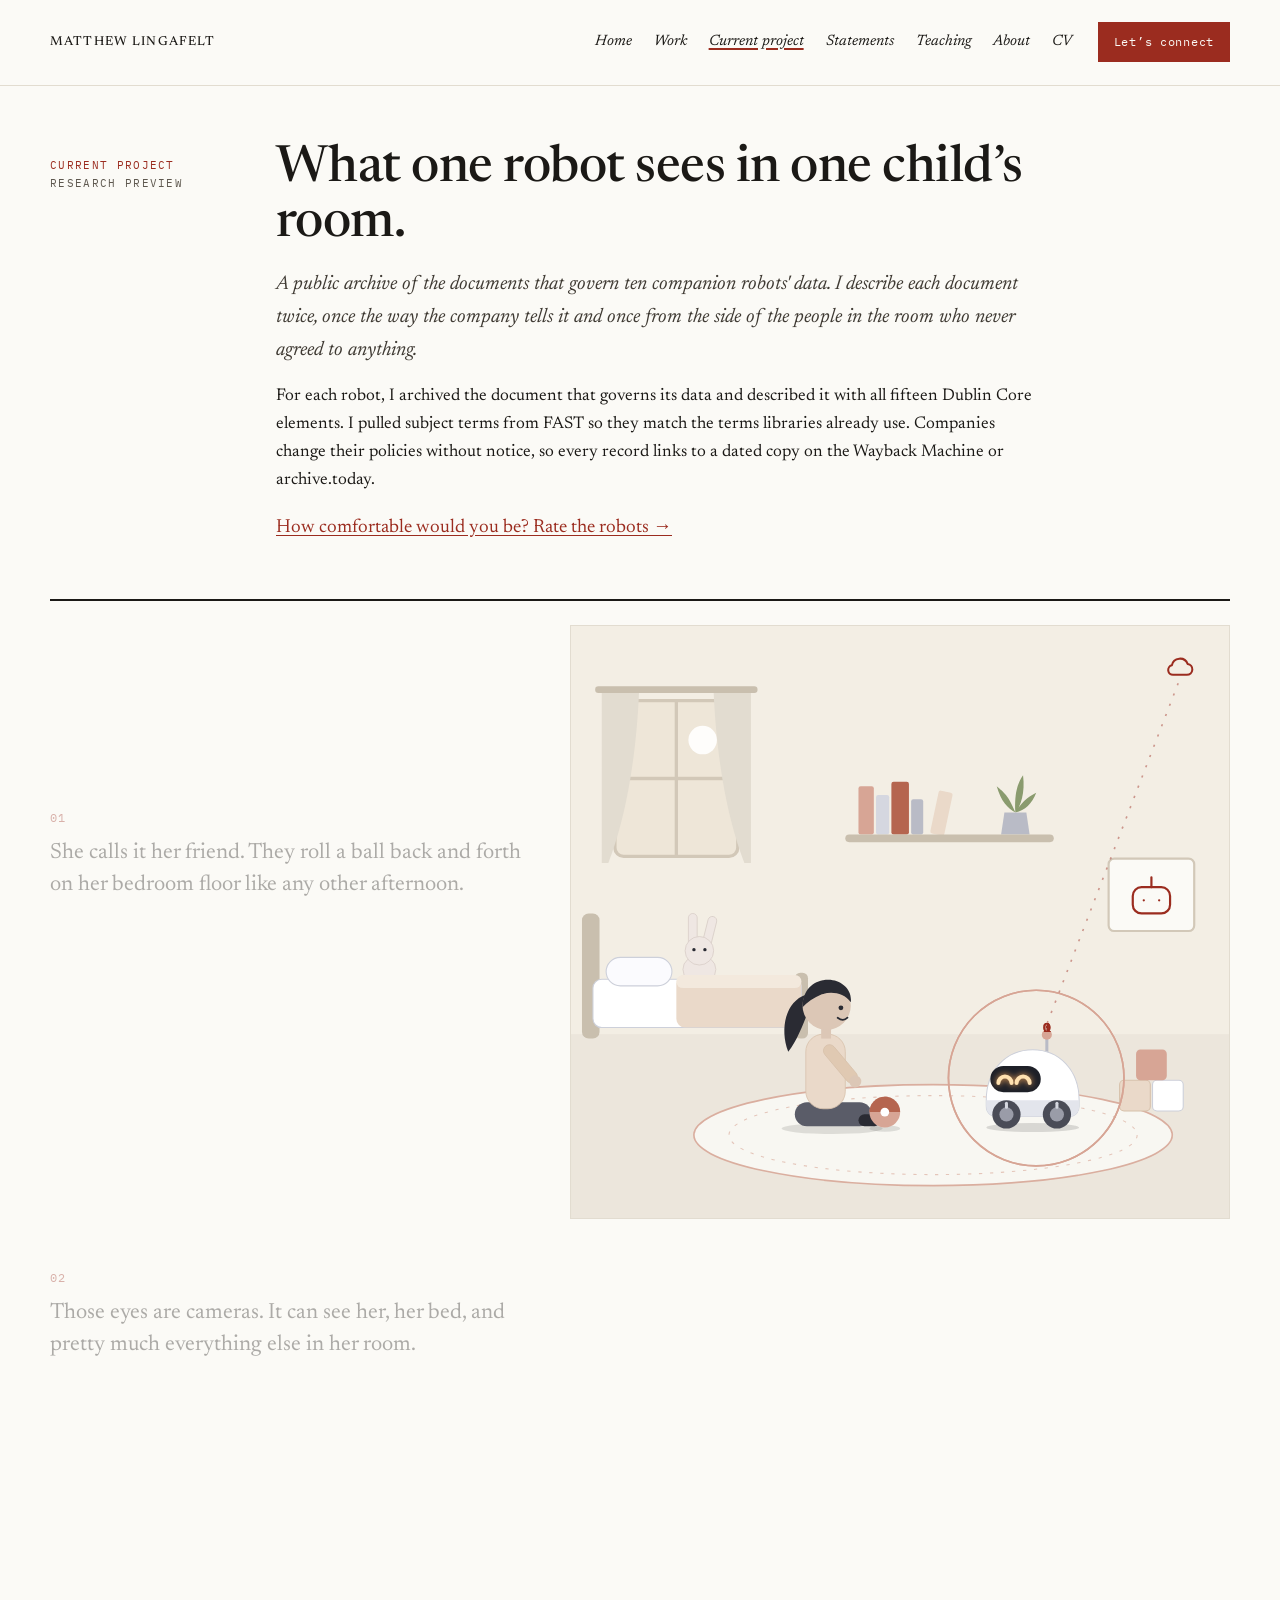
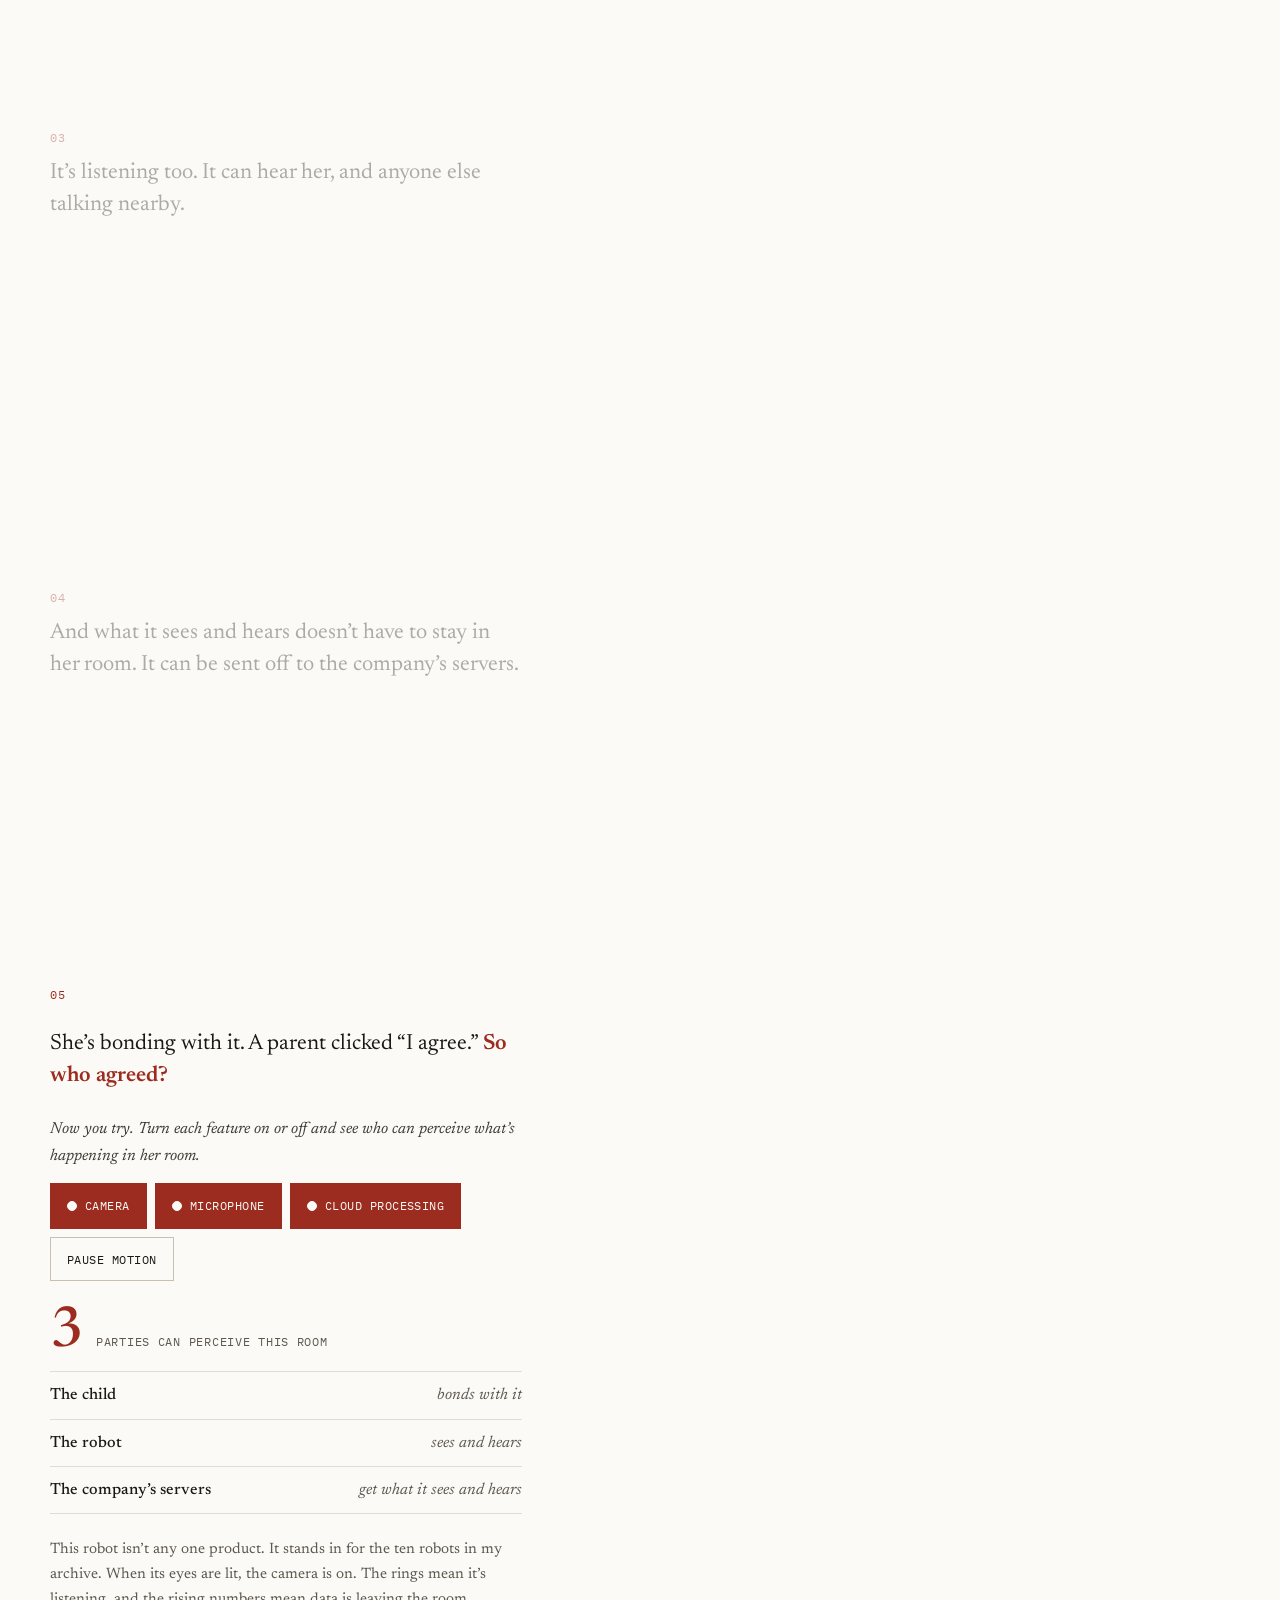
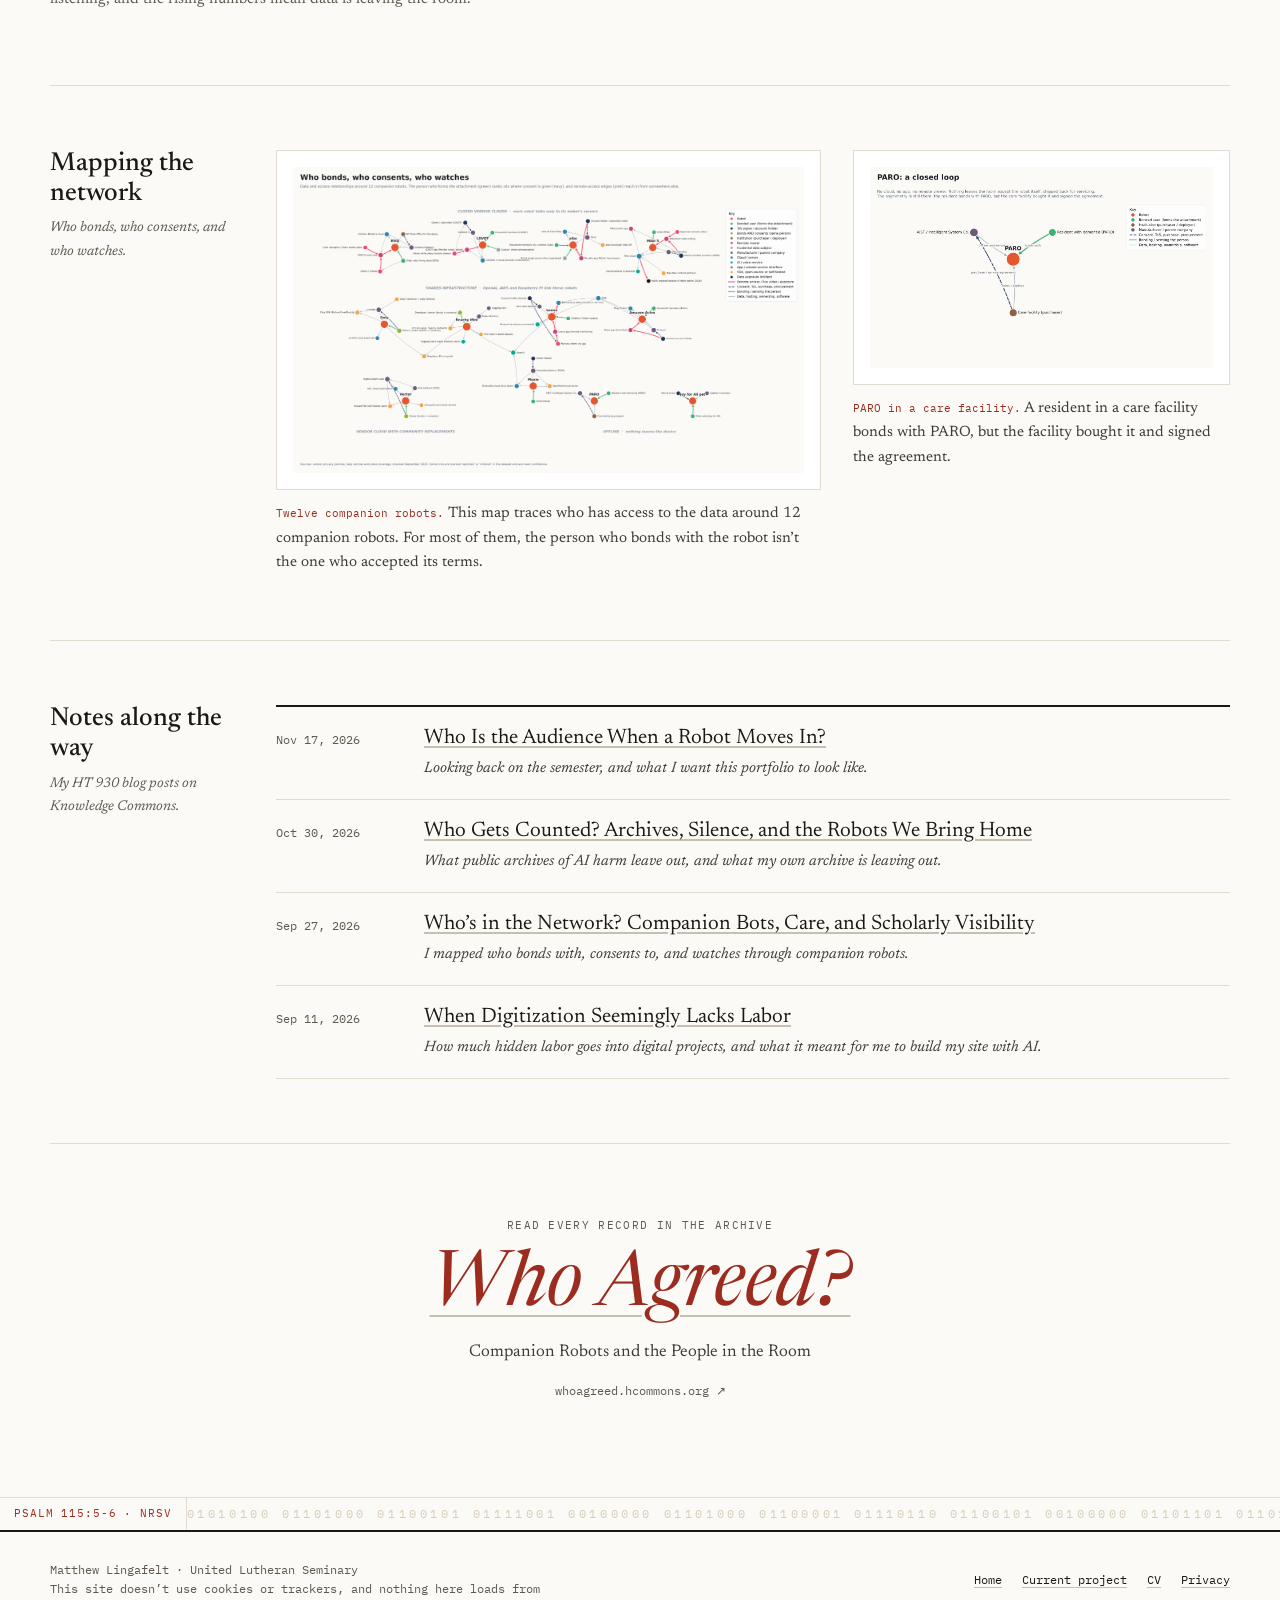
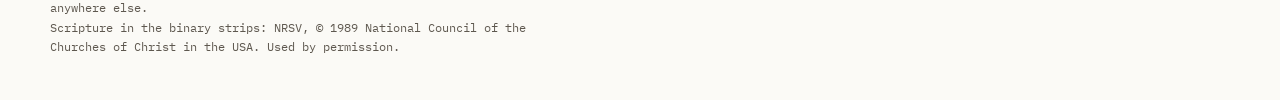
<file: current-project.html>
<!doctype html>
<html lang="en">
<head>
<meta charset="utf-8">
<meta name="viewport" content="width=device-width, initial-scale=1">
<title>Who Agreed? · Current project · Matthew Lingafelt</title>
<meta name="description" content="A public archive of the documents that govern ten companion robots’ data, described once the way the company tells it and once from the side of the people in the room who never agreed to anything.">
<link rel="canonical" href="https://mattlingafelt.com/current-project">
<meta property="og:type" content="website">
<meta property="og:site_name" content="Matthew Lingafelt">
<meta property="og:url" content="https://mattlingafelt.com/current-project">
<meta property="og:title" content="Who Agreed? · Current project · Matthew Lingafelt">
<meta property="og:description" content="A public archive of the documents that govern ten companion robots’ data, described once the way the company tells it and once from the side of the people in the room who never agreed to anything.">
<meta property="og:image" content="https://mattlingafelt.com/images/family-watching-television-1958.jpg">
<meta property="og:image:alt" content="A family in 1958 gathered in their living room around a television set">
<meta name="twitter:card" content="summary_large_image">
<link rel="icon" href="/favicon.svg" type="image/svg+xml">
<link rel="preload" href="/fonts/newsreader-roman.woff2" as="font" type="font/woff2" crossorigin>
<link rel="stylesheet" href="/css/base.css">
<script>document.documentElement.classList.add('js')</script>
<script src="/js/menu.js" defer></script>
<style>
body{margin:0;background:#FBFAF6}
a{color:#1B1916;text-decoration-color:#C9BFAE;text-underline-offset:3px}
a:hover{color:#9B2C1F}
.connect:hover,.connect:focus-visible{color:#FBFAF6;background:#7A2216}
@keyframes binL{from{transform:translateX(0)}to{transform:translateX(-50%)}}
.bin-track{display:flex;width:max-content;white-space:nowrap}
.bin-l{animation:binL 120s linear infinite}
.room{--bg:#FBFAF6;--accent:#9B2C1F;--soft:#D7A595;--shelf:#E2DCD0;position:relative;aspect-ratio:10/9;border:1px solid #E2DCD0;background:#F3EEE4;overflow:clip}
.room svg{display:block;width:100%;height:100%}
.room.paused *{animation-play-state:paused!important}
.room.nocam .fx-blink{opacity:.25;filter:none!important;animation:none}
.room.nomic .ring,.room:not(.cloud) .send{display:none}
.fx-blink{filter:drop-shadow(0 0 3px #F2A65A)}
.floor{fill:var(--shelf);opacity:.45}
.rug{fill:var(--bg);stroke:var(--soft);stroke-width:1.5;opacity:.85}
.wood{fill:#C9BFAE}
.frame{fill:none;stroke:#D2C8B8;stroke-width:3}
.pane{fill:#EEE6D8}
.curtain{fill:var(--shelf)}
.paper{fill:var(--bg);stroke:#D2C8B8;stroke-width:2}
.doodle{fill:none;stroke:var(--accent);stroke-width:2;stroke-linecap:round}
.ring{fill:none;stroke:var(--soft);stroke-width:1.5;transform-box:fill-box;transform-origin:50% 50%;animation:ping 3.2s ease-out infinite}
.ring+.ring{animation-delay:-1.6s}
.send{fill:none;stroke:var(--accent);stroke-width:1.5;stroke-linejoin:round}
.link{stroke-dasharray:2 8;opacity:.45;animation:flow 1.2s linear infinite}
.bit{fill:var(--accent);stroke:none;font:700 12px 'IBM Plex Mono',monospace;animation:send 3.2s linear infinite}
.b0{animation-delay:0s}.b1{animation-delay:-.8s}.b2{animation-delay:-1.6s}.b3{animation-delay:-2.4s}
.play-ball,.play-spin,.play-arm,.play-lean,.play-tail,.play-bot,.play-wheel{animation:1.6s ease-in-out infinite alternate}
.play-spin,.play-arm,.play-lean,.play-tail,.play-wheel,.fx-blink,.fx-ant{transform-box:fill-box}
.play-ball{animation-name:roll}
.play-spin{transform-origin:50% 50%;animation-name:ballspin}
.play-arm{transform-origin:50% 8%;transform:rotate(-40deg);animation-name:push}
.play-lean{transform-origin:30% 100%;animation-name:lean}
.play-tail{transform-origin:80% 0%;animation-name:sway}
.play-bot{animation-name:nudge}
.play-wheel{transform-origin:50% 50%;animation-name:wheel}
.fx-blink{transform-origin:50% 50%;animation:fx-blink 4.6s linear infinite}
.fx-ant{transform-origin:50% 100%;animation:fx-ant 3s ease-in-out infinite}
.fx-pulse{fill:none;animation:fx-pulse 2.4s ease-in-out infinite}
@keyframes ping{0%{transform:scale(.4);opacity:.55}100%{transform:scale(1.5);opacity:0}}
@keyframes roll{to{transform:translateX(58px)}}
@keyframes ballspin{to{transform:rotate(237deg)}}
@keyframes push{from{transform:rotate(-58deg)}to{transform:rotate(-26deg)}}
@keyframes lean{from{transform:rotate(5deg)}to{transform:rotate(0deg)}}
@keyframes sway{from{transform:rotate(-5deg)}to{transform:rotate(7deg)}}
@keyframes nudge{to{transform:translateX(11px)}}
@keyframes wheel{to{transform:rotate(70deg)}}
@keyframes send{0%{transform:translate(0,0);opacity:0}10%{opacity:1}88%{opacity:1}100%{transform:translate(121px,-326px);opacity:0}}
@keyframes flow{to{stroke-dashoffset:-10}}
@keyframes fx-blink{0%,92%,100%{transform:scaleY(1)}95%{transform:scaleY(.1)}}
@keyframes fx-ant{0%,100%{transform:rotate(-7deg)}50%{transform:rotate(7deg)}}
@keyframes fx-pulse{0%,100%{opacity:.35}50%{opacity:1}}
.pill{position:relative;display:inline-flex;align-items:center;gap:8px;font-family:'IBM Plex Mono',monospace;font-size:12px;text-transform:uppercase;letter-spacing:.04em;padding:0 16px;min-height:44px;cursor:pointer;background:transparent;color:#1B1916;border:1px solid #C9BFAE}
.pill:hover{border-color:#9B2C1F}
.pill.on{background:#9B2C1F;color:#FBFAF6;border-color:#9B2C1F}
.tog input{position:absolute;opacity:0;width:1px;height:1px}
.tog::before{content:"";width:8px;height:8px;border-radius:50%;border:1.5px solid currentColor}
.tog.on::before{background:currentColor}
.tog:focus-within,.pill:focus-visible{outline:2px solid #9B2C1F;outline-offset:3px}
.step{transition:opacity .4s}
@media (prefers-reduced-motion: reduce){.bin-l,.room *{animation:none!important}}
</style>
</head>
<body>
<a class="skip" href="#top">Skip to content</a>
<div style="background: #FBFAF6; color: #1B1916; font-family: 'Newsreader', Georgia, serif; font-size: 17px; line-height: 1.65">

  <header style="border-bottom: 1px solid #E2DCD0">
    <div style="max-width: 1180px; margin: 0 auto; padding: 18px 32px; display: flex; flex-wrap: wrap; align-items: baseline; justify-content: space-between; gap: 8px 32px">
      <a href="/" style="text-decoration: none; font-size: 19px; font-weight: 500; letter-spacing: 0.06em; font-variant-caps: all-small-caps">Matthew Lingafelt</a>
      <button type="button" class="menu-toggle" aria-expanded="false" aria-controls="main-nav"><svg width="16" height="12" viewBox="0 0 16 12" aria-hidden="true"><path d="M0 1h16M0 6h16M0 11h16" stroke="currentColor" stroke-width="1.5"/></svg><span class="menu-label">Menu</span></button>
      <nav aria-label="Main" id="main-nav" class="main-nav" style="display: flex; flex-wrap: wrap; gap: 4px 22px; font-size: 15px; font-style: italic">
        <a href="/" style="text-decoration: none; padding-block: 12px">Home</a>
        <a href="/#work" style="text-decoration: none; padding-block: 12px">Work</a>
        <a href="/current-project" aria-current="page" style="text-decoration: underline; text-decoration-color: #9B2C1F; text-decoration-thickness: 2px; padding-block: 12px">Current project</a>
        <a href="/statements" style="text-decoration: none; padding-block: 12px">Statements</a>
        <a href="/teaching" style="text-decoration: none; padding-block: 12px">Teaching</a>
        <a href="/about" style="text-decoration: none; padding-block: 12px">About</a>
        <a href="/cv" style="text-decoration: none; padding-block: 12px">CV</a>
        <a href="/#contact" class="connect" style="display: inline-flex; align-items: center; align-self: center; min-height: 40px; padding: 0 16px; margin-left: 4px; background: #9B2C1F; color: #FBFAF6; text-decoration: none; font-family: 'IBM Plex Mono', monospace; font-style: normal; font-size: 12px; letter-spacing: 0.06em">Let’s connect</a>
      </nav>
    </div>
  </header>

  <main id="top">
    <div style="max-width: 1180px; margin: 0 auto; padding: 0 32px">

      <section aria-labelledby="ar-h" style="padding: 56px 0 56px; display: flex; flex-wrap: wrap; gap: 16px 36px">
        <p style="margin: 0; flex: 0 0 190px; font-family: 'IBM Plex Mono', monospace; font-size: 11px; letter-spacing: 0.12em; text-transform: uppercase; color: #9B2C1F; padding-top: 14px">Current project<br><span style="color: #5E584F">Research preview</span></p>
        <div style="flex: 1 1 600px; min-width: 0; max-width: 760px; display: flex; flex-direction: column; gap: 16px">
          <h1 id="ar-h" style="margin: 0; font-weight: 500; font-size: clamp(36px, 4vw, 52px); line-height: 1.08; letter-spacing: -0.01em">What one robot sees in one child’s room.</h1>
          <p style="margin: 0; font-size: 20px; font-style: italic; color: #3F3A33">A public archive of the documents that govern ten companion robots' data. I describe each document twice, once the way the company tells it and once from the side of the people in the room who never agreed to anything.</p>
          <p style="margin: 0">For each robot, I archived the document that governs its data and described it with all fifteen Dublin Core elements. I pulled subject terms from FAST so they match the terms libraries already use. Companies change their policies without notice, so every record links to a dated copy on the Wayback Machine or archive.today.</p>
          <p style="margin: 0; font-size: 19px"><a href="/rate" style="color: #9B2C1F; text-decoration-color: #9B2C1F">How comfortable would you be? Rate the robots →</a></p>
        </div>
      </section>

      <section aria-label="The room, step by step" style="padding: 24px 0 64px; border-top: 2px solid #1B1916; display: flex; flex-wrap: wrap; align-items: flex-start; gap: 24px 48px">
        <ol style="flex: 5 1 300px; min-width: 0; margin: 0; padding: 0; list-style: none">
          
            <li data-step="0" class="step" style="min-height: 460px; display: flex; flex-direction: column; justify-content: center; gap: 10px; opacity: 1">
              <span style="font-family: 'IBM Plex Mono', monospace; font-size: 12px; letter-spacing: 0.08em; color: #9B2C1F">01</span>
              <p style="margin: 0; font-size: 22px; line-height: 1.45">She calls it her friend. They roll a ball back and forth on her bedroom floor like any other afternoon.</p>
            </li>
          
            <li data-step="1" class="step" style="min-height: 460px; display: flex; flex-direction: column; justify-content: center; gap: 10px; opacity: 1">
              <span style="font-family: 'IBM Plex Mono', monospace; font-size: 12px; letter-spacing: 0.08em; color: #9B2C1F">02</span>
              <p style="margin: 0; font-size: 22px; line-height: 1.45">Those eyes are cameras. It can see her, her bed, and pretty much everything else in her room.</p>
            </li>
          
            <li data-step="2" class="step" style="min-height: 460px; display: flex; flex-direction: column; justify-content: center; gap: 10px; opacity: 1">
              <span style="font-family: 'IBM Plex Mono', monospace; font-size: 12px; letter-spacing: 0.08em; color: #9B2C1F">03</span>
              <p style="margin: 0; font-size: 22px; line-height: 1.45">It’s listening too. It can hear her, and anyone else talking nearby.</p>
            </li>
          
            <li data-step="3" class="step" style="min-height: 460px; display: flex; flex-direction: column; justify-content: center; gap: 10px; opacity: 1">
              <span style="font-family: 'IBM Plex Mono', monospace; font-size: 12px; letter-spacing: 0.08em; color: #9B2C1F">04</span>
              <p style="margin: 0; font-size: 22px; line-height: 1.45">And what it sees and hears doesn’t have to stay in her room. It can be sent off to the company’s servers.</p>
            </li>
          
          <li data-step="4" class="step" style="padding: 120px 0 8px; display: flex; flex-direction: column; gap: 24px; opacity: 1">
            <span style="font-family: 'IBM Plex Mono', monospace; font-size: 12px; letter-spacing: 0.08em; color: #9B2C1F">05</span>
            <p style="margin: 0; font-size: 22px; line-height: 1.45">She’s bonding with it. A parent clicked “I agree.” <strong style="font-weight: 600; color: #9B2C1F">So who agreed?</strong></p>
            <fieldset style="border: 0; margin: 0; padding: 0; display: flex; flex-wrap: wrap; gap: 8px">
              <legend style="padding: 0; margin-bottom: 14px; font-size: 16px; font-style: italic; color: #3F3A33">Now you try. Turn each feature on or off and see who can perceive what’s happening in her room.</legend>
              <label class="pill tog on"><input type="checkbox" checked>Camera</label>
              <label class="pill tog on"><input type="checkbox" checked>Microphone</label>
              <label class="pill tog on"><input type="checkbox" checked>Cloud processing</label>
              <button type="button" class="pill " aria-pressed="false">Pause motion</button>
            </fieldset>
            <div>
              <p aria-live="polite" style="margin: 0 0 10px; display: flex; align-items: baseline; gap: 12px"><b style="font-size: 56px; font-weight: 500; line-height: 1; color: #9B2C1F">3</b><span style="font-family: 'IBM Plex Mono', monospace; font-size: 12px; letter-spacing: 0.06em; text-transform: uppercase; color: #5E584F">parties can perceive this room</span></p>
              <ul style="margin: 0; padding: 0; list-style: none; border-top: 1px solid #E2DCD0">
                
                  <li style="display: flex; flex-wrap: wrap; justify-content: space-between; gap: 4px 16px; padding: 10px 0; border-bottom: 1px solid #E2DCD0; font-size: 16px; opacity: 1"><span style="font-weight: 500">The child</span><span style="font-style: italic; color: #5E584F">bonds with it</span></li>
                
                  <li style="display: flex; flex-wrap: wrap; justify-content: space-between; gap: 4px 16px; padding: 10px 0; border-bottom: 1px solid #E2DCD0; font-size: 16px; opacity: 1"><span style="font-weight: 500">The robot</span><span style="font-style: italic; color: #5E584F">sees and hears</span></li>
                
                  <li style="display: flex; flex-wrap: wrap; justify-content: space-between; gap: 4px 16px; padding: 10px 0; border-bottom: 1px solid #E2DCD0; font-size: 16px; opacity: 1"><span style="font-weight: 500">The company’s servers</span><span style="font-style: italic; color: #5E584F">get what it sees and hears</span></li>
                
              </ul>
            </div>
            <p style="margin: 0; font-size: 15px; color: #5E584F">This robot isn’t any one product. It stands in for the ten robots in my archive. When its eyes are lit, the camera is on. The rings mean it’s listening, and the rising numbers mean data is leaving the room.</p>
          </li>
        </ol>
        <div style="flex: 7 1 420px; min-width: 0; position: sticky; top: 24px">
          <div class="room   cloud " role="img" aria-label="Animated illustration: a girl sits on the rug in her bedroom, rolling a ball back and forth with a small wheeled companion robot. Lit eyes, rings and rising digits show the robot watching, listening and sending data out.">
<svg viewBox="0 0 600 540" aria-hidden="true">
        <rect class="floor" y="372" width="600" height="168"/>
        <rect class="pane" x="40" y="68" width="112" height="142" rx="8"/>
        <circle cx="120" cy="104" r="13" fill="#FFFFFF" opacity=".9"/>
        <path class="frame" d="M96 68V210M40 139H152"/>
        <rect class="frame" x="40" y="68" width="112" height="142" rx="8"/>
        <path class="curtain" d="M28 60H62C60 110 52 170 34 216H28Z"/>
        <path class="curtain" d="M164 60H130C132 110 140 170 158 216H164Z"/>
        <rect class="wood" x="22" y="55" width="148" height="6" rx="3"/>
        <rect x="262" y="146" width="14" height="44" rx="2" fill="#D7A595"/>
        <rect x="278" y="154" width="12" height="36" rx="2" fill="#D5D7E0"/>
        <rect x="292" y="142" width="16" height="48" rx="2" fill="#B5654F"/>
        <rect x="310" y="158" width="11" height="32" rx="2" fill="#B9BBC6"/>
        <rect x="327" y="150" width="13" height="40" rx="2" fill="#EAD9C9" transform="rotate(12 333 190)"/>
        <path d="M405 170C398 152 392 150 388 146C392 160 398 166 405 170ZM405 170C404 150 408 142 412 136C414 152 410 164 405 170ZM405 170C412 158 420 154 424 152C420 162 414 168 405 170Z" fill="#8A9B6E"/>
        <path d="M392 190h26l-3-20h-20Z" fill="#B9BBC6"/>
        <rect class="wood" x="250" y="190" width="190" height="7" rx="3.5"/>
        <rect class="paper" x="490" y="212" width="78" height="66" rx="5"/>
        <rect class="doodle" x="512" y="238" width="34" height="24" rx="8"/>
        <path class="doodle" d="M529 238v-9M522 250h.1M536 250h.1"/>
        <rect class="wood" x="10" y="262" width="16" height="114" rx="6"/>
        <rect class="wood" x="204" y="316" width="12" height="60" rx="5"/>
        <rect x="20" y="322" width="190" height="44" rx="8" fill="#FFFFFF" stroke="#CDD0DA"/>
        <rect x="32" y="302" width="60" height="26" rx="13" fill="#FBFBFE" stroke="#CDD0DA"/>
        <g fill="#EFE7E3" stroke="#D9CFC9" stroke-width=".75">
          <rect x="107" y="262" width="8" height="30" rx="4"/>
          <rect x="119" y="264" width="8" height="28" rx="4" transform="rotate(14 123 292)"/>
          <ellipse cx="117" cy="313" rx="15" ry="13"/>
          <circle cx="117" cy="296" r="13"/>
        </g>
        <path d="M112 295h.1M122 295h.1" stroke="#2A2B33" stroke-width="3" stroke-linecap="round"/>
        <rect x="96" y="318" width="114" height="48" rx="8" fill="#EAD9C9"/>
        <rect x="96" y="318" width="114" height="12" rx="6" fill="#F3E9DD"/>
        <ellipse class="rug" cx="330" cy="464" rx="218" ry="46"/>
        <ellipse cx="330" cy="464" rx="186" ry="36" fill="none" stroke="var(--soft)" stroke-dasharray="3 7" opacity=".6"/>
        <rect x="500" y="414" width="28" height="28" rx="4" fill="#EAD9C9" stroke="#D8C2AC"/>
        <rect x="530" y="414" width="28" height="28" rx="4" fill="#FFFFFF" stroke="#CDD0DA"/>
        <rect x="515" y="386" width="28" height="28" rx="4" fill="#D7A595"/>
        <circle class="ring" cx="424" cy="412" r="80"/>
        <circle class="ring" cx="424" cy="412" r="80"/>
        <ellipse cx="238" cy="458" rx="46" ry="5" fill="#1B1916" opacity=".12"/>
        <rect x="204" y="434" width="70" height="22" rx="11" fill="#5A5C68"/>
        <rect x="262" y="445" width="20" height="11" rx="5.5" fill="#2A2B33"/>
        <g class="play-lean">
          <path class="play-tail" d="M214 336C196 342 190 366 198 388C206 378 211 364 216 352Z" fill="#2A2B33"/>
          <rect x="214" y="372" width="36" height="68" rx="16" fill="#EAD9C9" stroke="#D8C2AC" stroke-width=".75"/>
          <rect x="228" y="362" width="9" height="14" fill="#DCC7B6"/>
          <circle cx="233" cy="346" r="22" fill="#DCC7B6"/>
          <path d="M211 347.5C211 330 222.7 322.5 234.5 322.5C246.2 322.5 256.5 331.3 255 343C249 334.3 237.4 332.8 228.6 335.7C221.3 338.7 215.4 343 211 347.5Z" fill="#2A2B33"/>
          <circle cx="246" cy="348" r="2.2" fill="#2A2B33"/>
          <path d="M243 357q5 4 9 0" fill="none" stroke="#2A2B33" stroke-width="1.6" stroke-linecap="round"/>
          <g class="play-arm">
            <rect x="229" y="382" width="11" height="42" rx="5.5" fill="#E0C9B2" stroke="#D8C2AC" stroke-width=".75"/>
            <circle cx="234.5" cy="424" r="5.5" fill="#DCC7B6"/>
          </g>
        </g>
        <g class="play-ball">
          <ellipse cx="286" cy="458" rx="14" ry="3" fill="#1B1916" opacity=".12"/>
          <g class="play-spin">
            <circle cx="286" cy="443" r="14" fill="#D7A595"/>
            <path d="M272 443a14 14 0 0 1 28 0Z" fill="#B5654F"/>
            <circle cx="286" cy="443" r="4" fill="#FFFFFF"/>
          </g>
        </g>
        <g transform="translate(476 366) scale(-.92 .92)"><g class="play-bot">
          <ellipse cx="60" cy="99" rx="46" ry="4.5" fill="#1B1916" opacity=".14"/>
          <g class="fx-ant"><rect x="44.5" y="8" width="3" height="18" rx="1.5" fill="#B9BBC6"/><circle cx="46" cy="7" r="5" fill="#D7A595"/></g>
          <path d="M14 72C14 42 34 22 60 22C86 22 106 42 106 72L106 78C106 84 102 88 96 88L24 88C18 88 14 84 14 78Z" fill="#FFFFFF" stroke="#CDD0DA"/>
          <path d="M14 72L106 72L106 78C106 84 102 88 96 88L24 88C18 88 14 84 14 78Z" fill="#E3E5EC"/>
          <rect x="52" y="38" width="50" height="26" rx="13" fill="#1E2028"/>
          <g class="fx-blink" fill="none" stroke="#FFE1B0" stroke-width="4" stroke-linecap="round"><path d="M63 55a6.5 6.5 0 0 1 13 0"/><path d="M81 55a6.5 6.5 0 0 1 13 0"/></g>
          <g class="play-wheel"><circle cx="36" cy="86" r="14" fill="#4A4C57"/><circle cx="36" cy="86" r="7" fill="#9A9CA8"/><rect x="34.5" y="73.5" width="3" height="7" rx="1.5" fill="#D5D7E0"/></g>
          <g class="play-wheel"><circle cx="86" cy="86" r="14" fill="#4A4C57"/><circle cx="86" cy="86" r="7" fill="#9A9CA8"/><rect x="84.5" y="73.5" width="3" height="7" rx="1.5" fill="#D5D7E0"/></g>
        </g></g>
        <g class="send">
          <path class="link" d="M434 362L555 48"/>
          <path class="fx-pulse" transform="translate(540 22) scale(1.25)" d="M7 18h10a4 4 0 0 0 .6-7.96A6 6 0 0 0 6.1 11.1 3.5 3.5 0 0 0 7 18Z"/>
          <text class="bit b0" x="430" y="370">1</text>
          <text class="bit b1" x="430" y="370">0</text>
          <text class="bit b2" x="430" y="370">1</text>
          <text class="bit b3" x="430" y="370">0</text>
        </g>
      </svg>
          </div>
        </div>
      </section>

      <section aria-labelledby="map-h" style="padding: 64px 0; border-top: 1px solid #E2DCD0; display: flex; flex-wrap: wrap; gap: 20px 36px">
        <div style="flex: 0 0 190px; display: flex; flex-direction: column; gap: 8px">
          <h2 id="map-h" style="margin: 0; font-size: 26px; font-weight: 500; line-height: 1.15">Mapping the network</h2>
          <p style="margin: 0; font-size: 14px; font-style: italic; color: #5E584F">Who bonds, who consents, and who watches.</p>
        </div>
        <div style="flex: 1 1 640px; min-width: 0; display: flex; flex-wrap: wrap; gap: 32px">
          <figure style="margin: 0; flex: 3 1 400px; min-width: 0; display: flex; flex-direction: column; gap: 12px">
            <div style="border: 1px solid #E2DCD0; padding: 16px; background: #FFFFFF">
              <a href="/images/network-map-12-robots.png" aria-label="Open the twelve-robot map full size"><img src="/images/network-map-12-robots.png" alt="Network map of 12 companion robots: ElliQ, LOVOT, aibo, Miko 3, Doly, Reachy Mini, Loona, Amazon Astro, Moxie, Vector, PARO, and Joy for All pet. They are grouped as closed vendor clouds, shared infrastructure, vendor cloud with community replacements, and offline. For most devices, the person who bonds with the robot is not the account holder who accepted its terms, and remote-access links reach the robot from outside the room." style="display: block; width: 100%; height: auto"></a>
            </div>
            <figcaption style="font-size: 15px; color: #3F3A33"><span style="font-family: 'IBM Plex Mono', monospace; font-size: 11px; color: #9B2C1F">Twelve companion robots.</span> This map traces who has access to the data around 12 companion robots. For most of them, the person who bonds with the robot isn’t the one who accepted its terms.</figcaption>
          </figure>
          <figure style="margin: 0; flex: 2 1 280px; min-width: 0; display: flex; flex-direction: column; gap: 12px">
            <div style="border: 1px solid #E2DCD0; padding: 16px; background: #FFFFFF">
              <a href="/images/network-map-paro.png" aria-label="Open the PARO map full size"><img src="/images/network-map-paro.png" alt="Network map of PARO. The resident with dementia bonds with PARO, while the care facility owns it and holds the purchase and service agreement with the manufacturer, AIST / Intelligent System Co. There is no cloud, app, or remote viewer." style="display: block; width: 100%; height: auto"></a>
            </div>
            <figcaption style="font-size: 15px; color: #3F3A33"><span style="font-family: 'IBM Plex Mono', monospace; font-size: 11px; color: #9B2C1F">PARO in a care facility.</span> A resident in a care facility bonds with PARO, but the facility bought it and signed the agreement.</figcaption>
          </figure>
        </div>
      </section>

      <section aria-labelledby="posts-h" style="padding: 64px 0; border-top: 1px solid #E2DCD0; display: flex; flex-wrap: wrap; gap: 20px 36px">
        <div style="flex: 0 0 190px; display: flex; flex-direction: column; gap: 8px">
          <h2 id="posts-h" style="margin: 0; font-size: 26px; font-weight: 500; line-height: 1.15">Notes along the way</h2>
          <p style="margin: 0; font-size: 14px; font-style: italic; color: #5E584F">My HT 930 blog posts on Knowledge Commons.</p>
        </div>
        <ol style="flex: 1 1 640px; min-width: 0; margin: 0; padding: 0; list-style: none; border-top: 2px solid #1B1916">
          
            <li style="display: flex; flex-wrap: wrap; gap: 4px 28px; padding: 18px 0; border-bottom: 1px solid #E2DCD0">
              <span style="flex: 0 0 120px; font-family: 'IBM Plex Mono', monospace; font-size: 12px; color: #5E584F; padding-top: 5px">Nov 17, 2026</span>
              <span style="flex: 1 1 400px; min-width: 0; display: flex; flex-direction: column; gap: 4px">
                <a href="https://mrlingafelt.hcommons.org/2026/11/17/who-is-the-audience-when-a-robot-moves-in/" style="font-size: 21px; line-height: 1.3">Who Is the Audience When a Robot Moves In?</a>
                <span style="font-size: 15px; font-style: italic; color: #3F3A33">Looking back on the semester, and what I want this portfolio to look like.</span>
              </span>
            </li>
          
            <li style="display: flex; flex-wrap: wrap; gap: 4px 28px; padding: 18px 0; border-bottom: 1px solid #E2DCD0">
              <span style="flex: 0 0 120px; font-family: 'IBM Plex Mono', monospace; font-size: 12px; color: #5E584F; padding-top: 5px">Oct 30, 2026</span>
              <span style="flex: 1 1 400px; min-width: 0; display: flex; flex-direction: column; gap: 4px">
                <a href="https://mrlingafelt.hcommons.org/2026/10/30/who-gets-counted-archives-silence-and-the-robots-we-bring-home/" style="font-size: 21px; line-height: 1.3">Who Gets Counted? Archives, Silence, and the Robots We Bring Home</a>
                <span style="font-size: 15px; font-style: italic; color: #3F3A33">What public archives of AI harm leave out, and what my own archive is leaving out.</span>
              </span>
            </li>
          
            <li style="display: flex; flex-wrap: wrap; gap: 4px 28px; padding: 18px 0; border-bottom: 1px solid #E2DCD0">
              <span style="flex: 0 0 120px; font-family: 'IBM Plex Mono', monospace; font-size: 12px; color: #5E584F; padding-top: 5px">Sep 27, 2026</span>
              <span style="flex: 1 1 400px; min-width: 0; display: flex; flex-direction: column; gap: 4px">
                <a href="https://mrlingafelt.hcommons.org/2026/09/27/whos-in-the-network-companion-bots-care-and-scholarly-visibility/" style="font-size: 21px; line-height: 1.3">Who’s in the Network? Companion Bots, Care, and Scholarly Visibility</a>
                <span style="font-size: 15px; font-style: italic; color: #3F3A33">I mapped who bonds with, consents to, and watches through companion robots.</span>
              </span>
            </li>
          
            <li style="display: flex; flex-wrap: wrap; gap: 4px 28px; padding: 18px 0; border-bottom: 1px solid #E2DCD0">
              <span style="flex: 0 0 120px; font-family: 'IBM Plex Mono', monospace; font-size: 12px; color: #5E584F; padding-top: 5px">Sep 11, 2026</span>
              <span style="flex: 1 1 400px; min-width: 0; display: flex; flex-direction: column; gap: 4px">
                <a href="https://mrlingafelt.hcommons.org/2026/09/11/when-digitization-seemingly-lacks-labor/" style="font-size: 21px; line-height: 1.3">When Digitization Seemingly Lacks Labor</a>
                <span style="font-size: 15px; font-style: italic; color: #3F3A33">How much hidden labor goes into digital projects, and what it meant for me to build my site with AI.</span>
              </span>
            </li>
          
        </ol>
      </section>

      <section aria-labelledby="end-h" style="padding: 72px 0 96px; border-top: 1px solid #E2DCD0; display: flex; flex-direction: column; align-items: center; gap: 14px; text-align: center">
        <p style="margin: 0; font-family: 'IBM Plex Mono', monospace; font-size: 11px; letter-spacing: 0.12em; text-transform: uppercase; color: #5E584F">Read every record in the archive</p>
        <h2 id="end-h" style="margin: 0; font-weight: 400; font-style: italic; font-size: clamp(48px, 6vw, 84px); line-height: 1"><a href="https://whoagreed.hcommons.org" style="color: #9B2C1F; text-decoration-thickness: 2px; text-underline-offset: 10px">Who Agreed?</a></h2>
        <p style="margin: 0; font-size: 17px; color: #3F3A33">Companion Robots and the People in the Room</p>
        <p style="margin: 0; font-family: 'IBM Plex Mono', monospace; font-size: 12px; color: #5E584F">whoagreed.hcommons.org ↗</p>
      </section>
    </div>
  </main>

  <div style="display: flex; align-items: stretch; border-top: 1px solid #E2DCD0">
    <p style="margin: 0; flex: none; padding: 6px 14px; font-family: 'IBM Plex Mono', monospace; font-size: 11px; letter-spacing: 0.08em; text-transform: uppercase; color: #9B2C1F; background: #FBFAF6; border-right: 1px solid #E2DCD0; white-space: nowrap">Psalm 115:5-6 · NRSV</p>
    <div aria-hidden="true" style="flex: 1 1 auto; min-width: 0; overflow: hidden; padding: 6px 0">
      <div class="bin-track bin-l" style="animation-duration: 224s; font-family: 'IBM Plex Mono', monospace; font-size: 12px; letter-spacing: 0.3em; color: #D8CDBB"><span>01010100 01101000 01100101 01111001 00100000 01101000 01100001 01110110 01100101 00100000 01101101 01101111 01110101 01110100 01101000 01110011 00101100 00100000 01100010 01110101 01110100 00100000 01100100 01101111 00100000 01101110 01101111 01110100 00100000 01110011 01110000 01100101 01100001 01101011 00111011 00100000 01100101 01111001 01100101 01110011 00101100 00100000 01100010 01110101 01110100 00100000 01100100 01101111 00100000 01101110 01101111 01110100 00100000 01110011 01100101 01100101 00101110 00100000 01010100 01101000 01100101 01111001 00100000 01101000 01100001 01110110 01100101 00100000 01100101 01100001 01110010 01110011 00101100 00100000 01100010 01110101 01110100 00100000 01100100 01101111 00100000 01101110 01101111 01110100 00100000 01101000 01100101 01100001 01110010 00100000 00100000 00100000 </span><span>01010100 01101000 01100101 01111001 00100000 01101000 01100001 01110110 01100101 00100000 01101101 01101111 01110101 01110100 01101000 01110011 00101100 00100000 01100010 01110101 01110100 00100000 01100100 01101111 00100000 01101110 01101111 01110100 00100000 01110011 01110000 01100101 01100001 01101011 00111011 00100000 01100101 01111001 01100101 01110011 00101100 00100000 01100010 01110101 01110100 00100000 01100100 01101111 00100000 01101110 01101111 01110100 00100000 01110011 01100101 01100101 00101110 00100000 01010100 01101000 01100101 01111001 00100000 01101000 01100001 01110110 01100101 00100000 01100101 01100001 01110010 01110011 00101100 00100000 01100010 01110101 01110100 00100000 01100100 01101111 00100000 01101110 01101111 01110100 00100000 01101000 01100101 01100001 01110010 00100000 00100000 00100000 </span></div>
    </div>
  </div>
  <footer style="border-top: 2px solid #1B1916">
    <div style="max-width: 1180px; margin: 0 auto; padding: 28px 32px 44px; display: flex; flex-wrap: wrap; justify-content: space-between; gap: 16px 40px; font-family: 'IBM Plex Mono', monospace; font-size: 12px; color: #5E584F">
      <p style="margin: 0; max-width: 520px; line-height: 1.6">Matthew Lingafelt · United Lutheran Seminary<br>This site doesn’t use cookies or trackers, and nothing here loads from anywhere else.<br>Scripture in the binary strips: NRSV, © 1989 National Council of the Churches of Christ in the USA. Used by permission.</p>
      <nav aria-label="Site" style="display: flex; flex-wrap: wrap; gap: 0 20px">
          <a href="/" style="padding-block: 10px">Home</a>
          <a href="/current-project" style="padding-block: 10px">Current project</a>
          <a href="/cv" style="padding-block: 10px">CV</a>
          <a href="/privacy" style="padding-block: 10px">Privacy</a>
        </nav>
    </div>
  </footer>
</div>
<script src="/js/room.js" defer></script>
</body>
</html>
</file>
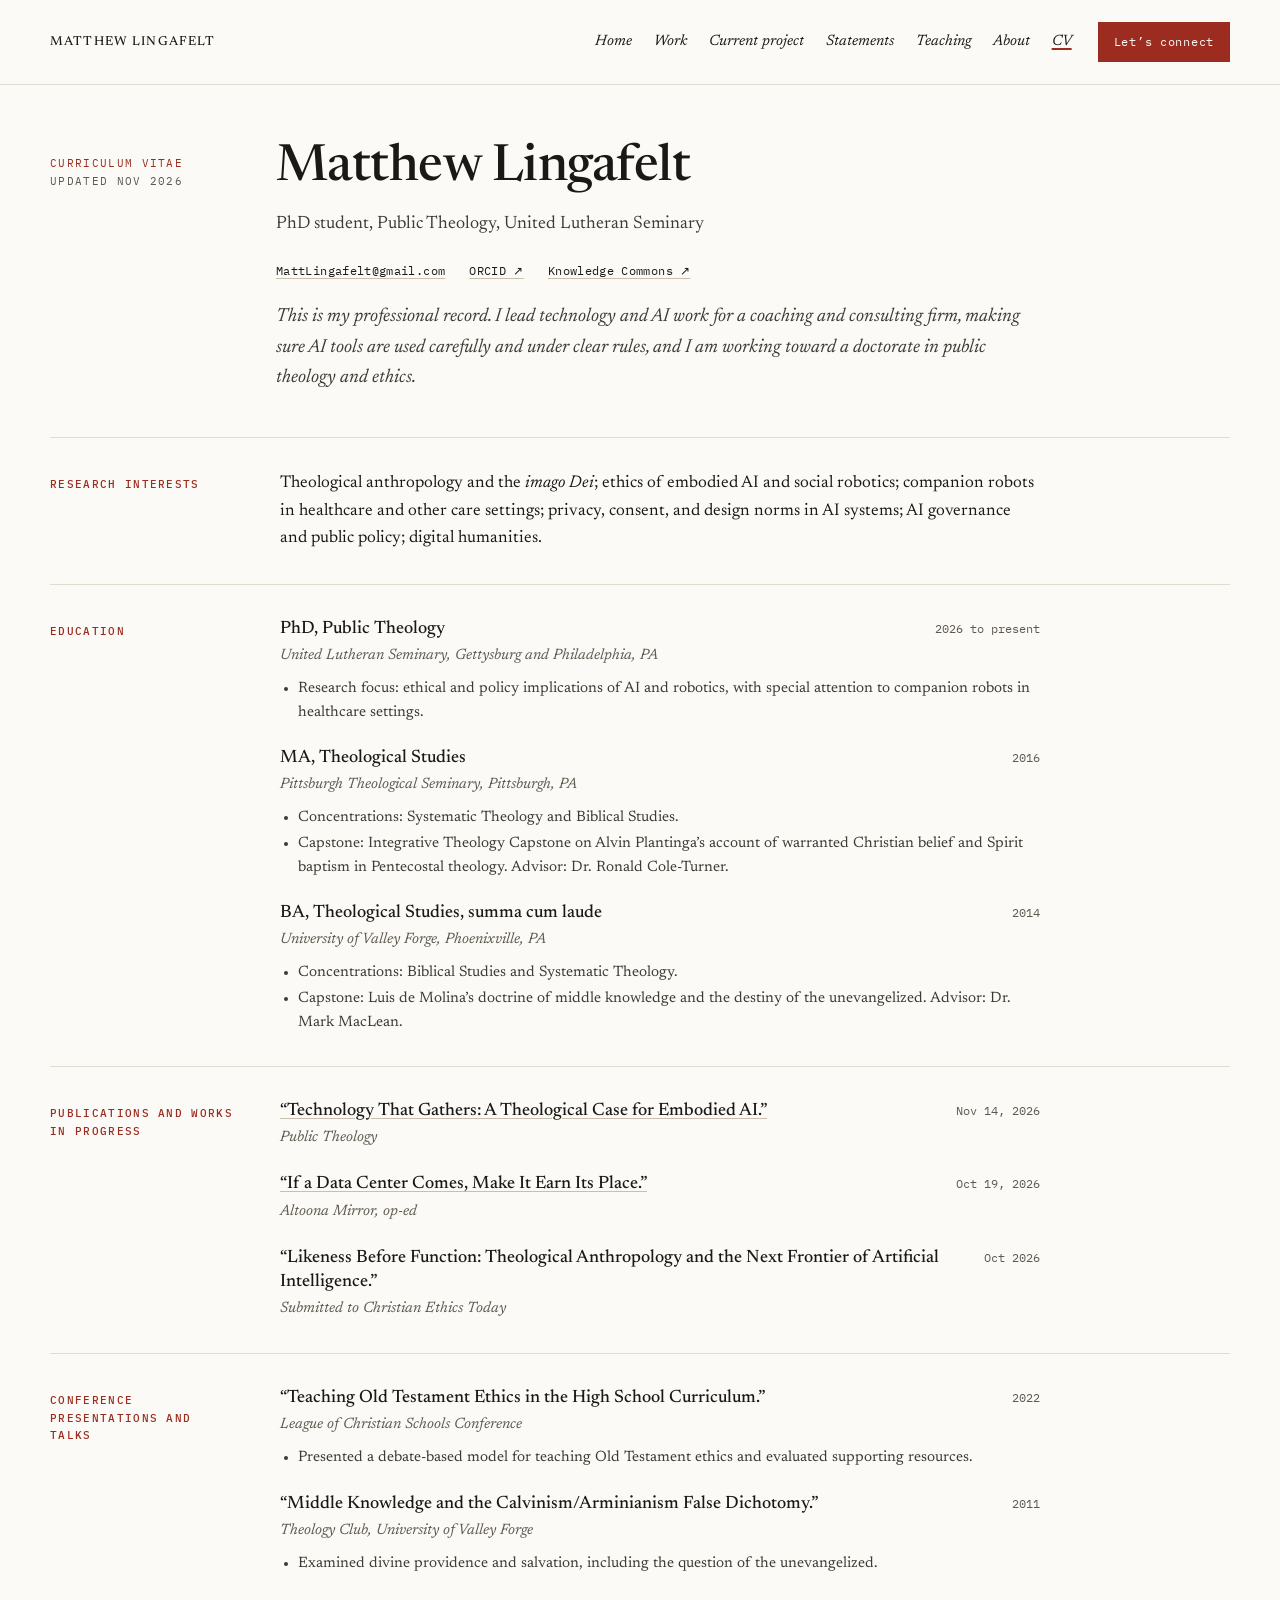
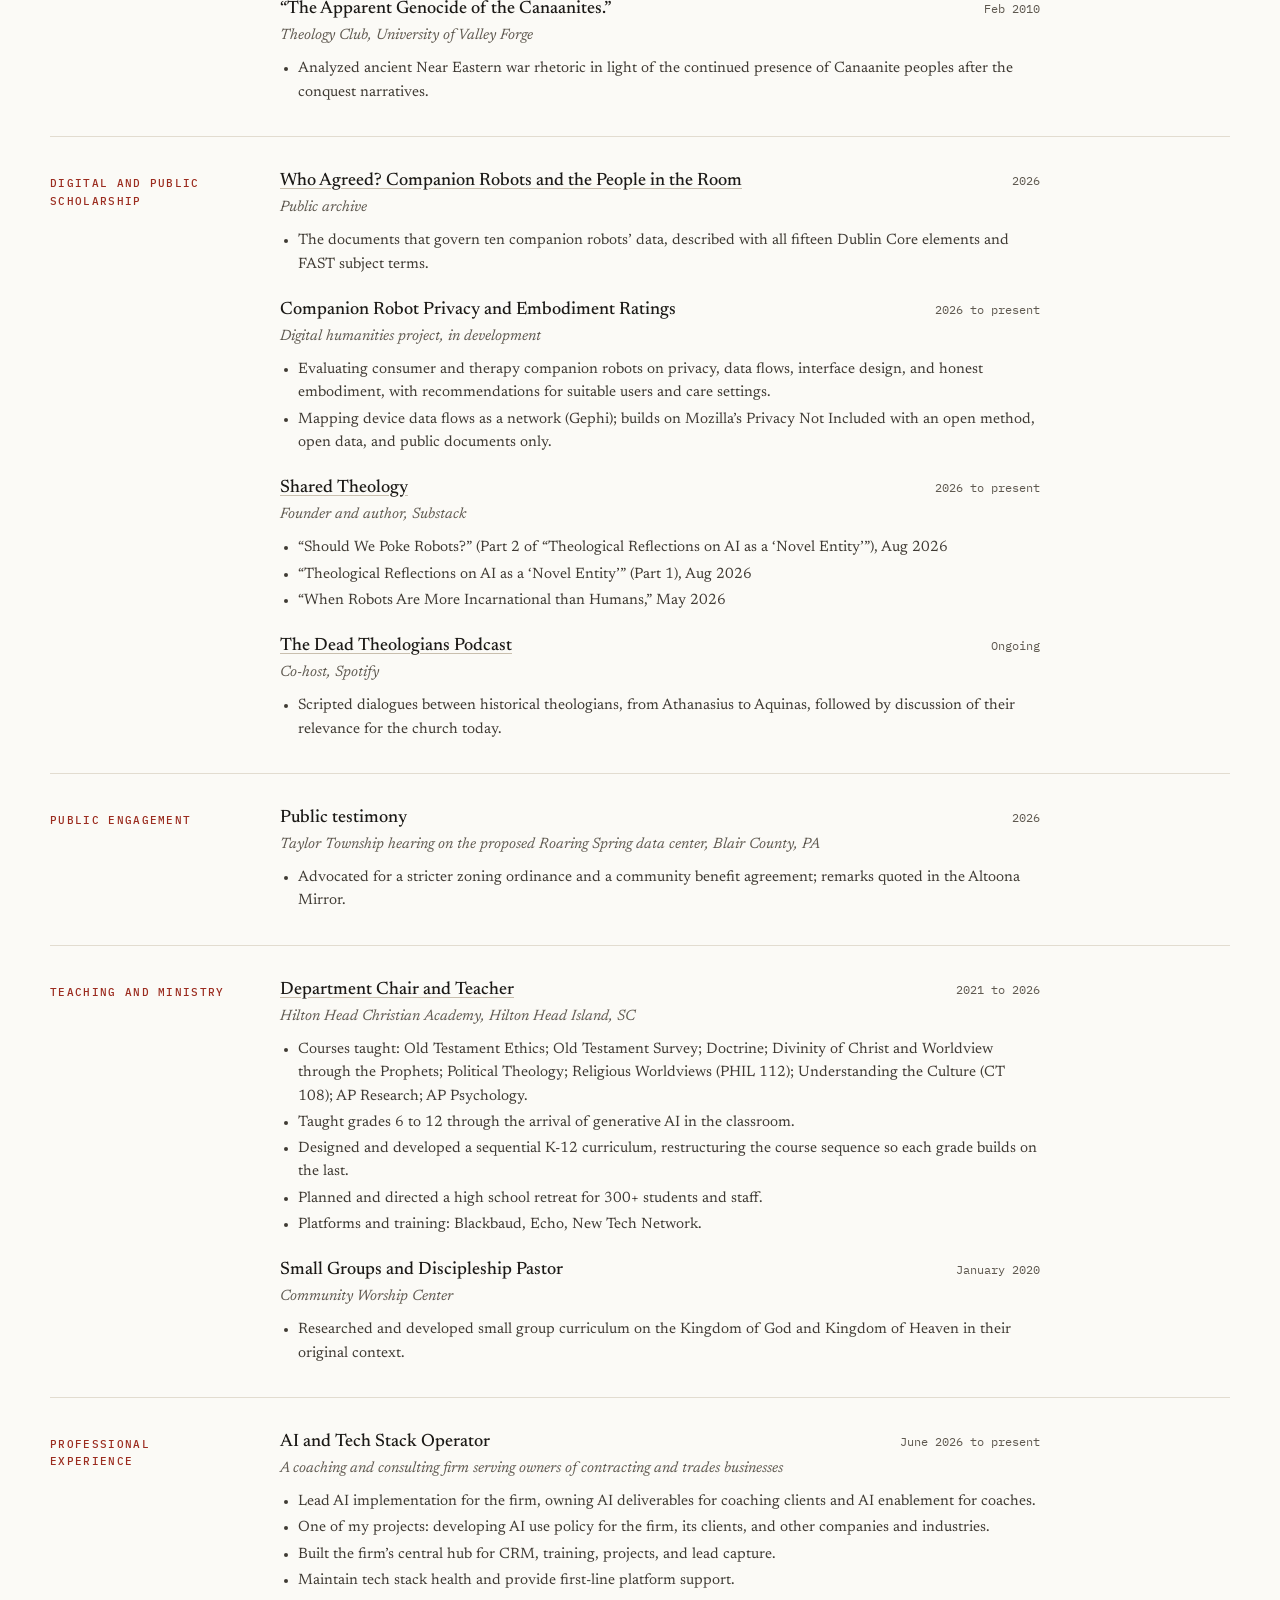
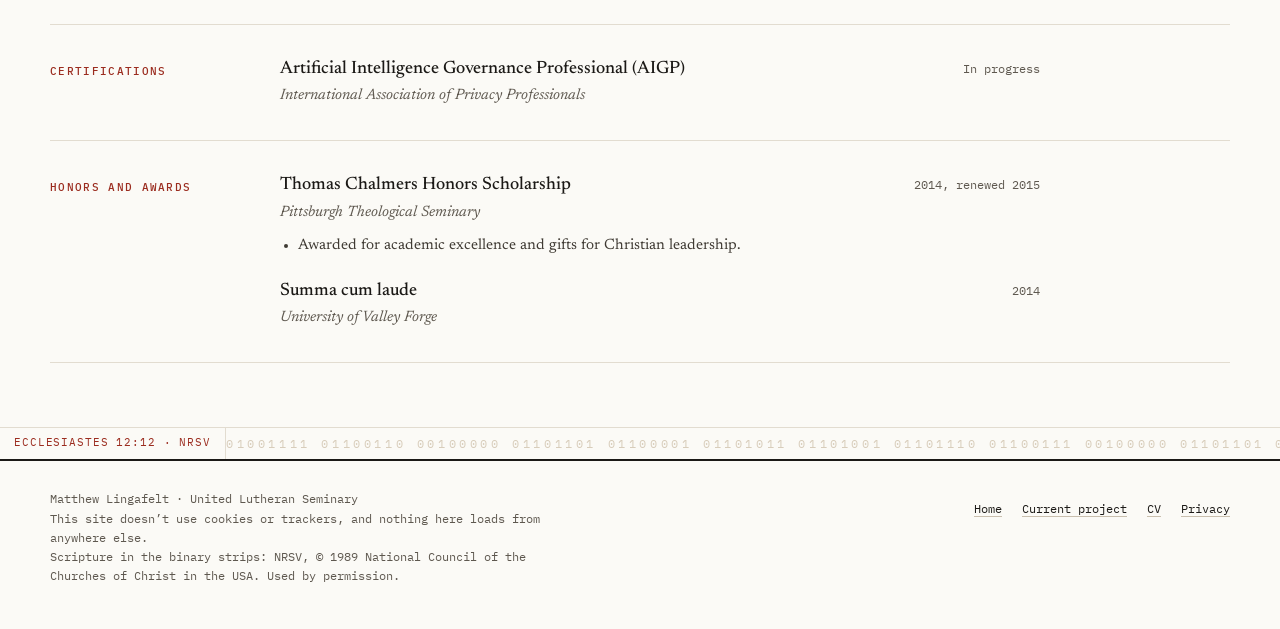
<file: cv.html>
<!doctype html>
<html lang="en">
<head>
<meta charset="utf-8">
<meta name="viewport" content="width=device-width, initial-scale=1">
<title>CV · Matthew Lingafelt</title>
<meta name="description" content="Curriculum vitae of Matthew Lingafelt, PhD student in Public Theology at United Lutheran Seminary: education, publications, talks, teaching, and professional experience.">
<link rel="canonical" href="https://mattlingafelt.com/cv">
<meta property="og:type" content="website">
<meta property="og:site_name" content="Matthew Lingafelt">
<meta property="og:url" content="https://mattlingafelt.com/cv">
<meta property="og:title" content="CV · Matthew Lingafelt">
<meta property="og:description" content="Curriculum vitae of Matthew Lingafelt, PhD student in Public Theology at United Lutheran Seminary: education, publications, talks, teaching, and professional experience.">
<meta property="og:image" content="https://mattlingafelt.com/images/family-watching-television-1958.jpg">
<meta property="og:image:alt" content="A family in 1958 gathered in their living room around a television set">
<meta name="twitter:card" content="summary_large_image">
<link rel="icon" href="/favicon.svg" type="image/svg+xml">
<link rel="preload" href="/fonts/newsreader-roman.woff2" as="font" type="font/woff2" crossorigin>
<link rel="stylesheet" href="/css/base.css">
<script>document.documentElement.classList.add('js')</script>
<script src="/js/menu.js" defer></script>
<style>
body{margin:0;background:#FBFAF6}
a{color:#1B1916;text-decoration-color:#C9BFAE;text-underline-offset:3px}
a:hover{color:#9B2C1F}
.connect:hover,.connect:focus-visible{color:#FBFAF6;background:#7A2216}
@keyframes binL{from{transform:translateX(0)}to{transform:translateX(-50%)}}
.bin-track{display:flex;width:max-content;white-space:nowrap}
.bin-l{animation:binL 120s linear infinite}
@media (prefers-reduced-motion: reduce){.bin-l{animation:none}}
</style>
</head>
<body>
<a class="skip" href="#top">Skip to content</a>
<div style="background: #FBFAF6; color: #1B1916; font-family: 'Newsreader', Georgia, serif; font-size: 17px; line-height: 1.6">

  <header style="border-bottom: 1px solid #E2DCD0">
    <div style="max-width: 1180px; margin: 0 auto; padding: 18px 32px; display: flex; flex-wrap: wrap; align-items: baseline; justify-content: space-between; gap: 8px 32px">
      <a href="/" style="text-decoration: none; font-size: 19px; font-weight: 500; letter-spacing: 0.06em; font-variant-caps: all-small-caps">Matthew Lingafelt</a>
      <button type="button" class="menu-toggle" aria-expanded="false" aria-controls="main-nav"><svg width="16" height="12" viewBox="0 0 16 12" aria-hidden="true"><path d="M0 1h16M0 6h16M0 11h16" stroke="currentColor" stroke-width="1.5"/></svg><span class="menu-label">Menu</span></button>
      <nav aria-label="Main" id="main-nav" class="main-nav" style="display: flex; flex-wrap: wrap; gap: 4px 22px; font-size: 15px; font-style: italic">
        <a href="/" style="text-decoration: none; padding-block: 12px">Home</a>
        <a href="/#work" style="text-decoration: none; padding-block: 12px">Work</a>
        <a href="/current-project" style="text-decoration: none; padding-block: 12px">Current project</a>
        <a href="/statements" style="text-decoration: none; padding-block: 12px">Statements</a>
        <a href="/teaching" style="text-decoration: none; padding-block: 12px">Teaching</a>
        <a href="/about" style="text-decoration: none; padding-block: 12px">About</a>
        <a href="/cv" aria-current="page" style="text-decoration: underline; text-decoration-color: #9B2C1F; text-decoration-thickness: 2px; padding-block: 12px">CV</a>
        <a href="/#contact" class="connect" style="display: inline-flex; align-items: center; align-self: center; min-height: 40px; padding: 0 16px; margin-left: 4px; background: #9B2C1F; color: #FBFAF6; text-decoration: none; font-family: 'IBM Plex Mono', monospace; font-style: normal; font-size: 12px; letter-spacing: 0.06em">Let’s connect</a>
      </nav>
    </div>
  </header>

  <main id="top">
    <div style="max-width: 1180px; margin: 0 auto; padding: 0 32px">

      <section aria-labelledby="cv-h" style="padding: 56px 0 44px; display: flex; flex-wrap: wrap; gap: 16px 36px">
        <p style="margin: 0; flex: 0 0 190px; font-family: 'IBM Plex Mono', monospace; font-size: 11px; letter-spacing: 0.12em; text-transform: uppercase; color: #9B2C1F; padding-top: 14px">Curriculum vitae<br><span style="color: #5E584F">Updated Nov 2026</span></p>
        <div style="flex: 1 1 600px; min-width: 0; max-width: 760px; display: flex; flex-direction: column; gap: 14px">
          <h1 id="cv-h" style="margin: 0; font-weight: 500; font-size: clamp(36px, 4vw, 52px); line-height: 1.08; letter-spacing: -0.01em">Matthew Lingafelt</h1>
          <p style="margin: 0; font-size: 18px; color: #3F3A33">PhD student, Public Theology, United Lutheran Seminary</p>
          <p style="margin: 0; display: flex; flex-wrap: wrap; gap: 0 24px; font-family: 'IBM Plex Mono', monospace; font-size: 12px; letter-spacing: 0.03em"><a href="mailto:MattLingafelt@gmail.com" style="padding-block: 8px">MattLingafelt@gmail.com</a><a href="https://orcid.org/0009-0001-2127-9851" style="padding-block: 8px">ORCID ↗</a><a href="https://profile.hcommons.org/members/MRLingafelt/" style="padding-block: 8px">Knowledge Commons ↗</a></p>
          <p style="margin: 0; font-size: 19px; font-style: italic; color: #3F3A33">This is my professional record. I lead technology and AI work for a coaching and consulting firm, making sure AI tools are used carefully and under clear rules, and I am working toward a doctorate in public theology and ethics.</p>
        </div>
      </section>

      <section aria-labelledby="ri-h" style="padding: 32px 0; border-top: 1px solid #E2DCD0; display: flex; flex-wrap: wrap; gap: 8px 40px">
        <h2 id="ri-h" style="margin: 0; flex: 0 0 190px; font-family: 'IBM Plex Mono', monospace; font-size: 11px; font-weight: 500; letter-spacing: 0.12em; text-transform: uppercase; color: #9B2C1F; padding-top: 6px">Research interests</h2>
        <p style="margin: 0; flex: 1 1 560px; min-width: 0; max-width: 760px; font-size: 17px; line-height: 1.6">Theological anthropology and the <em>imago Dei</em>; ethics of embodied AI and social robotics; companion robots in healthcare and other care settings; privacy, consent, and design norms in AI systems; AI governance and public policy; digital humanities.</p>
      </section>

      
        <section style="padding: 32px 0; border-top: 1px solid #E2DCD0; display: flex; flex-wrap: wrap; gap: 8px 40px">
          <h2 style="margin: 0; flex: 0 0 190px; font-family: 'IBM Plex Mono', monospace; font-size: 11px; font-weight: 500; letter-spacing: 0.12em; text-transform: uppercase; color: #9B2C1F; padding-top: 6px">Education</h2>
          <div style="flex: 1 1 560px; min-width: 0; max-width: 760px; display: flex; flex-direction: column; gap: 22px">
            
              <div style="display: flex; flex-direction: column; gap: 3px">
                <div style="display: flex; flex-wrap: wrap; justify-content: space-between; align-items: baseline; gap: 2px 24px">
                  <p style="margin: 0; flex: 1 1 360px; min-width: 0; font-size: 18px; font-weight: 500; line-height: 1.35"><span>PhD, Public Theology</span></p>
                  <span style="flex: none; font-family: 'IBM Plex Mono', monospace; font-size: 12px; color: #5E584F; white-space: nowrap">2026 to present</span>
                </div>
                <p style="margin: 0; font-size: 15px; font-style: italic; color: #5E584F">United Lutheran Seminary, Gettysburg and Philadelphia, PA</p>
                
                  <ul style="margin: 6px 0 0; padding-left: 18px; display: flex; flex-direction: column; gap: 3px; font-size: 15px; line-height: 1.55; color: #3F3A33">
                    <li>Research focus: ethical and policy implications of AI and robotics, with special attention to companion robots in healthcare settings.</li>
                  </ul>
                
              </div>
            
              <div style="display: flex; flex-direction: column; gap: 3px">
                <div style="display: flex; flex-wrap: wrap; justify-content: space-between; align-items: baseline; gap: 2px 24px">
                  <p style="margin: 0; flex: 1 1 360px; min-width: 0; font-size: 18px; font-weight: 500; line-height: 1.35"><span>MA, Theological Studies</span></p>
                  <span style="flex: none; font-family: 'IBM Plex Mono', monospace; font-size: 12px; color: #5E584F; white-space: nowrap">2016</span>
                </div>
                <p style="margin: 0; font-size: 15px; font-style: italic; color: #5E584F">Pittsburgh Theological Seminary, Pittsburgh, PA</p>
                
                  <ul style="margin: 6px 0 0; padding-left: 18px; display: flex; flex-direction: column; gap: 3px; font-size: 15px; line-height: 1.55; color: #3F3A33">
                    <li>Concentrations: Systematic Theology and Biblical Studies.</li><li>Capstone: Integrative Theology Capstone on Alvin Plantinga’s account of warranted Christian belief and Spirit baptism in Pentecostal theology. Advisor: Dr. Ronald Cole-Turner.</li>
                  </ul>
                
              </div>
            
              <div style="display: flex; flex-direction: column; gap: 3px">
                <div style="display: flex; flex-wrap: wrap; justify-content: space-between; align-items: baseline; gap: 2px 24px">
                  <p style="margin: 0; flex: 1 1 360px; min-width: 0; font-size: 18px; font-weight: 500; line-height: 1.35"><span>BA, Theological Studies, summa cum laude</span></p>
                  <span style="flex: none; font-family: 'IBM Plex Mono', monospace; font-size: 12px; color: #5E584F; white-space: nowrap">2014</span>
                </div>
                <p style="margin: 0; font-size: 15px; font-style: italic; color: #5E584F">University of Valley Forge, Phoenixville, PA</p>
                
                  <ul style="margin: 6px 0 0; padding-left: 18px; display: flex; flex-direction: column; gap: 3px; font-size: 15px; line-height: 1.55; color: #3F3A33">
                    <li>Concentrations: Biblical Studies and Systematic Theology.</li><li>Capstone: Luis de Molina’s doctrine of middle knowledge and the destiny of the unevangelized. Advisor: Dr. Mark MacLean.</li>
                  </ul>
                
              </div>
            
          </div>
        </section>
      
        <section style="padding: 32px 0; border-top: 1px solid #E2DCD0; display: flex; flex-wrap: wrap; gap: 8px 40px">
          <h2 style="margin: 0; flex: 0 0 190px; font-family: 'IBM Plex Mono', monospace; font-size: 11px; font-weight: 500; letter-spacing: 0.12em; text-transform: uppercase; color: #9B2C1F; padding-top: 6px">Publications and works in progress</h2>
          <div style="flex: 1 1 560px; min-width: 0; max-width: 760px; display: flex; flex-direction: column; gap: 22px">
            
              <div style="display: flex; flex-direction: column; gap: 3px">
                <div style="display: flex; flex-wrap: wrap; justify-content: space-between; align-items: baseline; gap: 2px 24px">
                  <p style="margin: 0; flex: 1 1 360px; min-width: 0; font-size: 18px; font-weight: 500; line-height: 1.35"><a href="https://publictheology.com/technology-that-gathers-a-theological-case-for-embodied-ai/">“Technology That Gathers: A Theological Case for Embodied AI.”</a></p>
                  <span style="flex: none; font-family: 'IBM Plex Mono', monospace; font-size: 12px; color: #5E584F; white-space: nowrap">Nov 14, 2026</span>
                </div>
                <p style="margin: 0; font-size: 15px; font-style: italic; color: #5E584F">Public Theology</p>
                
              </div>
            
              <div style="display: flex; flex-direction: column; gap: 3px">
                <div style="display: flex; flex-wrap: wrap; justify-content: space-between; align-items: baseline; gap: 2px 24px">
                  <p style="margin: 0; flex: 1 1 360px; min-width: 0; font-size: 18px; font-weight: 500; line-height: 1.35"><a href="https://archive.is/LkUjG">“If a Data Center Comes, Make It Earn Its Place.”</a></p>
                  <span style="flex: none; font-family: 'IBM Plex Mono', monospace; font-size: 12px; color: #5E584F; white-space: nowrap">Oct 19, 2026</span>
                </div>
                <p style="margin: 0; font-size: 15px; font-style: italic; color: #5E584F">Altoona Mirror, op-ed</p>
                
              </div>
            
              <div style="display: flex; flex-direction: column; gap: 3px">
                <div style="display: flex; flex-wrap: wrap; justify-content: space-between; align-items: baseline; gap: 2px 24px">
                  <p style="margin: 0; flex: 1 1 360px; min-width: 0; font-size: 18px; font-weight: 500; line-height: 1.35"><span>“Likeness Before Function: Theological Anthropology and the Next Frontier of Artificial Intelligence.”</span></p>
                  <span style="flex: none; font-family: 'IBM Plex Mono', monospace; font-size: 12px; color: #5E584F; white-space: nowrap">Oct 2026</span>
                </div>
                <p style="margin: 0; font-size: 15px; font-style: italic; color: #5E584F">Submitted to Christian Ethics Today</p>
                
              </div>
            
          </div>
        </section>
      
        <section style="padding: 32px 0; border-top: 1px solid #E2DCD0; display: flex; flex-wrap: wrap; gap: 8px 40px">
          <h2 style="margin: 0; flex: 0 0 190px; font-family: 'IBM Plex Mono', monospace; font-size: 11px; font-weight: 500; letter-spacing: 0.12em; text-transform: uppercase; color: #9B2C1F; padding-top: 6px">Conference presentations and talks</h2>
          <div style="flex: 1 1 560px; min-width: 0; max-width: 760px; display: flex; flex-direction: column; gap: 22px">
            
              <div style="display: flex; flex-direction: column; gap: 3px">
                <div style="display: flex; flex-wrap: wrap; justify-content: space-between; align-items: baseline; gap: 2px 24px">
                  <p style="margin: 0; flex: 1 1 360px; min-width: 0; font-size: 18px; font-weight: 500; line-height: 1.35"><span>“Teaching Old Testament Ethics in the High School Curriculum.”</span></p>
                  <span style="flex: none; font-family: 'IBM Plex Mono', monospace; font-size: 12px; color: #5E584F; white-space: nowrap">2022</span>
                </div>
                <p style="margin: 0; font-size: 15px; font-style: italic; color: #5E584F">League of Christian Schools Conference</p>
                
                  <ul style="margin: 6px 0 0; padding-left: 18px; display: flex; flex-direction: column; gap: 3px; font-size: 15px; line-height: 1.55; color: #3F3A33">
                    <li>Presented a debate-based model for teaching Old Testament ethics and evaluated supporting resources.</li>
                  </ul>
                
              </div>
            
              <div style="display: flex; flex-direction: column; gap: 3px">
                <div style="display: flex; flex-wrap: wrap; justify-content: space-between; align-items: baseline; gap: 2px 24px">
                  <p style="margin: 0; flex: 1 1 360px; min-width: 0; font-size: 18px; font-weight: 500; line-height: 1.35"><span>“Middle Knowledge and the Calvinism/Arminianism False Dichotomy.”</span></p>
                  <span style="flex: none; font-family: 'IBM Plex Mono', monospace; font-size: 12px; color: #5E584F; white-space: nowrap">2011</span>
                </div>
                <p style="margin: 0; font-size: 15px; font-style: italic; color: #5E584F">Theology Club, University of Valley Forge</p>
                
                  <ul style="margin: 6px 0 0; padding-left: 18px; display: flex; flex-direction: column; gap: 3px; font-size: 15px; line-height: 1.55; color: #3F3A33">
                    <li>Examined divine providence and salvation, including the question of the unevangelized.</li>
                  </ul>
                
              </div>
            
              <div style="display: flex; flex-direction: column; gap: 3px">
                <div style="display: flex; flex-wrap: wrap; justify-content: space-between; align-items: baseline; gap: 2px 24px">
                  <p style="margin: 0; flex: 1 1 360px; min-width: 0; font-size: 18px; font-weight: 500; line-height: 1.35"><span>“The Apparent Genocide of the Canaanites.”</span></p>
                  <span style="flex: none; font-family: 'IBM Plex Mono', monospace; font-size: 12px; color: #5E584F; white-space: nowrap">Feb 2010</span>
                </div>
                <p style="margin: 0; font-size: 15px; font-style: italic; color: #5E584F">Theology Club, University of Valley Forge</p>
                
                  <ul style="margin: 6px 0 0; padding-left: 18px; display: flex; flex-direction: column; gap: 3px; font-size: 15px; line-height: 1.55; color: #3F3A33">
                    <li>Analyzed ancient Near Eastern war rhetoric in light of the continued presence of Canaanite peoples after the conquest narratives.</li>
                  </ul>
                
              </div>
            
          </div>
        </section>
      
        <section style="padding: 32px 0; border-top: 1px solid #E2DCD0; display: flex; flex-wrap: wrap; gap: 8px 40px">
          <h2 style="margin: 0; flex: 0 0 190px; font-family: 'IBM Plex Mono', monospace; font-size: 11px; font-weight: 500; letter-spacing: 0.12em; text-transform: uppercase; color: #9B2C1F; padding-top: 6px">Digital and public scholarship</h2>
          <div style="flex: 1 1 560px; min-width: 0; max-width: 760px; display: flex; flex-direction: column; gap: 22px">
            
              <div style="display: flex; flex-direction: column; gap: 3px">
                <div style="display: flex; flex-wrap: wrap; justify-content: space-between; align-items: baseline; gap: 2px 24px">
                  <p style="margin: 0; flex: 1 1 360px; min-width: 0; font-size: 18px; font-weight: 500; line-height: 1.35"><a href="/current-project">Who Agreed? Companion Robots and the People in the Room</a></p>
                  <span style="flex: none; font-family: 'IBM Plex Mono', monospace; font-size: 12px; color: #5E584F; white-space: nowrap">2026</span>
                </div>
                <p style="margin: 0; font-size: 15px; font-style: italic; color: #5E584F">Public archive</p>
                
                  <ul style="margin: 6px 0 0; padding-left: 18px; display: flex; flex-direction: column; gap: 3px; font-size: 15px; line-height: 1.55; color: #3F3A33">
                    <li>The documents that govern ten companion robots’ data, described with all fifteen Dublin Core elements and FAST subject terms.</li>
                  </ul>
                
              </div>
            
              <div style="display: flex; flex-direction: column; gap: 3px">
                <div style="display: flex; flex-wrap: wrap; justify-content: space-between; align-items: baseline; gap: 2px 24px">
                  <p style="margin: 0; flex: 1 1 360px; min-width: 0; font-size: 18px; font-weight: 500; line-height: 1.35"><span>Companion Robot Privacy and Embodiment Ratings</span></p>
                  <span style="flex: none; font-family: 'IBM Plex Mono', monospace; font-size: 12px; color: #5E584F; white-space: nowrap">2026 to present</span>
                </div>
                <p style="margin: 0; font-size: 15px; font-style: italic; color: #5E584F">Digital humanities project, in development</p>
                
                  <ul style="margin: 6px 0 0; padding-left: 18px; display: flex; flex-direction: column; gap: 3px; font-size: 15px; line-height: 1.55; color: #3F3A33">
                    <li>Evaluating consumer and therapy companion robots on privacy, data flows, interface design, and honest embodiment, with recommendations for suitable users and care settings.</li><li>Mapping device data flows as a network (Gephi); builds on Mozilla’s Privacy Not Included with an open method, open data, and public documents only.</li>
                  </ul>
                
              </div>
            
              <div style="display: flex; flex-direction: column; gap: 3px">
                <div style="display: flex; flex-wrap: wrap; justify-content: space-between; align-items: baseline; gap: 2px 24px">
                  <p style="margin: 0; flex: 1 1 360px; min-width: 0; font-size: 18px; font-weight: 500; line-height: 1.35"><a href="https://sharedtheology.substack.com">Shared Theology</a></p>
                  <span style="flex: none; font-family: 'IBM Plex Mono', monospace; font-size: 12px; color: #5E584F; white-space: nowrap">2026 to present</span>
                </div>
                <p style="margin: 0; font-size: 15px; font-style: italic; color: #5E584F">Founder and author, Substack</p>
                
                  <ul style="margin: 6px 0 0; padding-left: 18px; display: flex; flex-direction: column; gap: 3px; font-size: 15px; line-height: 1.55; color: #3F3A33">
                    <li>“Should We Poke Robots?” (Part 2 of “Theological Reflections on AI as a ‘Novel Entity’”), Aug 2026</li><li>“Theological Reflections on AI as a ‘Novel Entity’” (Part 1), Aug 2026</li><li>“When Robots Are More Incarnational than Humans,” May 2026</li>
                  </ul>
                
              </div>
            
              <div style="display: flex; flex-direction: column; gap: 3px">
                <div style="display: flex; flex-wrap: wrap; justify-content: space-between; align-items: baseline; gap: 2px 24px">
                  <p style="margin: 0; flex: 1 1 360px; min-width: 0; font-size: 18px; font-weight: 500; line-height: 1.35"><a href="https://open.spotify.com/show/0AvS3p5VxiqDYNdGbd88li">The Dead Theologians Podcast</a></p>
                  <span style="flex: none; font-family: 'IBM Plex Mono', monospace; font-size: 12px; color: #5E584F; white-space: nowrap">Ongoing</span>
                </div>
                <p style="margin: 0; font-size: 15px; font-style: italic; color: #5E584F">Co-host, Spotify</p>
                
                  <ul style="margin: 6px 0 0; padding-left: 18px; display: flex; flex-direction: column; gap: 3px; font-size: 15px; line-height: 1.55; color: #3F3A33">
                    <li>Scripted dialogues between historical theologians, from Athanasius to Aquinas, followed by discussion of their relevance for the church today.</li>
                  </ul>
                
              </div>
            
          </div>
        </section>
      
        <section style="padding: 32px 0; border-top: 1px solid #E2DCD0; display: flex; flex-wrap: wrap; gap: 8px 40px">
          <h2 style="margin: 0; flex: 0 0 190px; font-family: 'IBM Plex Mono', monospace; font-size: 11px; font-weight: 500; letter-spacing: 0.12em; text-transform: uppercase; color: #9B2C1F; padding-top: 6px">Public engagement</h2>
          <div style="flex: 1 1 560px; min-width: 0; max-width: 760px; display: flex; flex-direction: column; gap: 22px">
            
              <div style="display: flex; flex-direction: column; gap: 3px">
                <div style="display: flex; flex-wrap: wrap; justify-content: space-between; align-items: baseline; gap: 2px 24px">
                  <p style="margin: 0; flex: 1 1 360px; min-width: 0; font-size: 18px; font-weight: 500; line-height: 1.35"><span>Public testimony</span></p>
                  <span style="flex: none; font-family: 'IBM Plex Mono', monospace; font-size: 12px; color: #5E584F; white-space: nowrap">2026</span>
                </div>
                <p style="margin: 0; font-size: 15px; font-style: italic; color: #5E584F">Taylor Township hearing on the proposed Roaring Spring data center, Blair County, PA</p>
                
                  <ul style="margin: 6px 0 0; padding-left: 18px; display: flex; flex-direction: column; gap: 3px; font-size: 15px; line-height: 1.55; color: #3F3A33">
                    <li>Advocated for a stricter zoning ordinance and a community benefit agreement; remarks quoted in the Altoona Mirror.</li>
                  </ul>
                
              </div>
            
          </div>
        </section>
      
        <section style="padding: 32px 0; border-top: 1px solid #E2DCD0; display: flex; flex-wrap: wrap; gap: 8px 40px">
          <h2 style="margin: 0; flex: 0 0 190px; font-family: 'IBM Plex Mono', monospace; font-size: 11px; font-weight: 500; letter-spacing: 0.12em; text-transform: uppercase; color: #9B2C1F; padding-top: 6px">Teaching and ministry</h2>
          <div style="flex: 1 1 560px; min-width: 0; max-width: 760px; display: flex; flex-direction: column; gap: 22px">
            
              <div style="display: flex; flex-direction: column; gap: 3px">
                <div style="display: flex; flex-wrap: wrap; justify-content: space-between; align-items: baseline; gap: 2px 24px">
                  <p style="margin: 0; flex: 1 1 360px; min-width: 0; font-size: 18px; font-weight: 500; line-height: 1.35"><a href="/teaching">Department Chair and Teacher</a></p>
                  <span style="flex: none; font-family: 'IBM Plex Mono', monospace; font-size: 12px; color: #5E584F; white-space: nowrap">2021 to 2026</span>
                </div>
                <p style="margin: 0; font-size: 15px; font-style: italic; color: #5E584F">Hilton Head Christian Academy, Hilton Head Island, SC</p>
                
                  <ul style="margin: 6px 0 0; padding-left: 18px; display: flex; flex-direction: column; gap: 3px; font-size: 15px; line-height: 1.55; color: #3F3A33">
                    <li>Courses taught: Old Testament Ethics; Old Testament Survey; Doctrine; Divinity of Christ and Worldview through the Prophets; Political Theology; Religious Worldviews (PHIL 112); Understanding the Culture (CT 108); AP Research; AP Psychology.</li><li>Taught grades 6 to 12 through the arrival of generative AI in the classroom.</li><li>Designed and developed a sequential K-12 curriculum, restructuring the course sequence so each grade builds on the last.</li><li>Planned and directed a high school retreat for 300+ students and staff.</li><li>Platforms and training: Blackbaud, Echo, New Tech Network.</li>
                  </ul>
                
              </div>
            
              <div style="display: flex; flex-direction: column; gap: 3px">
                <div style="display: flex; flex-wrap: wrap; justify-content: space-between; align-items: baseline; gap: 2px 24px">
                  <p style="margin: 0; flex: 1 1 360px; min-width: 0; font-size: 18px; font-weight: 500; line-height: 1.35"><span>Small Groups and Discipleship Pastor</span></p>
                  <span style="flex: none; font-family: 'IBM Plex Mono', monospace; font-size: 12px; color: #5E584F; white-space: nowrap">January 2020</span>
                </div>
                <p style="margin: 0; font-size: 15px; font-style: italic; color: #5E584F">Community Worship Center</p>
                
                  <ul style="margin: 6px 0 0; padding-left: 18px; display: flex; flex-direction: column; gap: 3px; font-size: 15px; line-height: 1.55; color: #3F3A33">
                    <li>Researched and developed small group curriculum on the Kingdom of God and Kingdom of Heaven in their original context.</li>
                  </ul>
                
              </div>
            
          </div>
        </section>
      
        <section style="padding: 32px 0; border-top: 1px solid #E2DCD0; display: flex; flex-wrap: wrap; gap: 8px 40px">
          <h2 style="margin: 0; flex: 0 0 190px; font-family: 'IBM Plex Mono', monospace; font-size: 11px; font-weight: 500; letter-spacing: 0.12em; text-transform: uppercase; color: #9B2C1F; padding-top: 6px">Professional experience</h2>
          <div style="flex: 1 1 560px; min-width: 0; max-width: 760px; display: flex; flex-direction: column; gap: 22px">
            
              <div style="display: flex; flex-direction: column; gap: 3px">
                <div style="display: flex; flex-wrap: wrap; justify-content: space-between; align-items: baseline; gap: 2px 24px">
                  <p style="margin: 0; flex: 1 1 360px; min-width: 0; font-size: 18px; font-weight: 500; line-height: 1.35"><span>AI and Tech Stack Operator</span></p>
                  <span style="flex: none; font-family: 'IBM Plex Mono', monospace; font-size: 12px; color: #5E584F; white-space: nowrap">June 2026 to present</span>
                </div>
                <p style="margin: 0; font-size: 15px; font-style: italic; color: #5E584F">A coaching and consulting firm serving owners of contracting and trades businesses</p>
                
                  <ul style="margin: 6px 0 0; padding-left: 18px; display: flex; flex-direction: column; gap: 3px; font-size: 15px; line-height: 1.55; color: #3F3A33">
                    <li>Lead AI implementation for the firm, owning AI deliverables for coaching clients and AI enablement for coaches.</li><li>One of my projects: developing AI use policy for the firm, its clients, and other companies and industries.</li><li>Built the firm’s central hub for CRM, training, projects, and lead capture.</li><li>Maintain tech stack health and provide first-line platform support.</li>
                  </ul>
                
              </div>
            
          </div>
        </section>
      
        <section style="padding: 32px 0; border-top: 1px solid #E2DCD0; display: flex; flex-wrap: wrap; gap: 8px 40px">
          <h2 style="margin: 0; flex: 0 0 190px; font-family: 'IBM Plex Mono', monospace; font-size: 11px; font-weight: 500; letter-spacing: 0.12em; text-transform: uppercase; color: #9B2C1F; padding-top: 6px">Certifications</h2>
          <div style="flex: 1 1 560px; min-width: 0; max-width: 760px; display: flex; flex-direction: column; gap: 22px">
            
              <div style="display: flex; flex-direction: column; gap: 3px">
                <div style="display: flex; flex-wrap: wrap; justify-content: space-between; align-items: baseline; gap: 2px 24px">
                  <p style="margin: 0; flex: 1 1 360px; min-width: 0; font-size: 18px; font-weight: 500; line-height: 1.35"><span>Artificial Intelligence Governance Professional (AIGP)</span></p>
                  <span style="flex: none; font-family: 'IBM Plex Mono', monospace; font-size: 12px; color: #5E584F; white-space: nowrap">In progress</span>
                </div>
                <p style="margin: 0; font-size: 15px; font-style: italic; color: #5E584F">International Association of Privacy Professionals</p>
                
              </div>
            
          </div>
        </section>
      
        <section style="padding: 32px 0; border-top: 1px solid #E2DCD0; display: flex; flex-wrap: wrap; gap: 8px 40px">
          <h2 style="margin: 0; flex: 0 0 190px; font-family: 'IBM Plex Mono', monospace; font-size: 11px; font-weight: 500; letter-spacing: 0.12em; text-transform: uppercase; color: #9B2C1F; padding-top: 6px">Honors and awards</h2>
          <div style="flex: 1 1 560px; min-width: 0; max-width: 760px; display: flex; flex-direction: column; gap: 22px">
            
              <div style="display: flex; flex-direction: column; gap: 3px">
                <div style="display: flex; flex-wrap: wrap; justify-content: space-between; align-items: baseline; gap: 2px 24px">
                  <p style="margin: 0; flex: 1 1 360px; min-width: 0; font-size: 18px; font-weight: 500; line-height: 1.35"><span>Thomas Chalmers Honors Scholarship</span></p>
                  <span style="flex: none; font-family: 'IBM Plex Mono', monospace; font-size: 12px; color: #5E584F; white-space: nowrap">2014, renewed 2015</span>
                </div>
                <p style="margin: 0; font-size: 15px; font-style: italic; color: #5E584F">Pittsburgh Theological Seminary</p>
                
                  <ul style="margin: 6px 0 0; padding-left: 18px; display: flex; flex-direction: column; gap: 3px; font-size: 15px; line-height: 1.55; color: #3F3A33">
                    <li>Awarded for academic excellence and gifts for Christian leadership.</li>
                  </ul>
                
              </div>
            
              <div style="display: flex; flex-direction: column; gap: 3px">
                <div style="display: flex; flex-wrap: wrap; justify-content: space-between; align-items: baseline; gap: 2px 24px">
                  <p style="margin: 0; flex: 1 1 360px; min-width: 0; font-size: 18px; font-weight: 500; line-height: 1.35"><span>Summa cum laude</span></p>
                  <span style="flex: none; font-family: 'IBM Plex Mono', monospace; font-size: 12px; color: #5E584F; white-space: nowrap">2014</span>
                </div>
                <p style="margin: 0; font-size: 15px; font-style: italic; color: #5E584F">University of Valley Forge</p>
                
              </div>
            
          </div>
        </section>
      
      <div style="height: 64px; border-top: 1px solid #E2DCD0"></div>
    </div>
  </main>

  <div style="display: flex; align-items: stretch; border-top: 1px solid #E2DCD0">
    <p style="margin: 0; flex: none; padding: 6px 14px; font-family: 'IBM Plex Mono', monospace; font-size: 11px; letter-spacing: 0.08em; text-transform: uppercase; color: #9B2C1F; background: #FBFAF6; border-right: 1px solid #E2DCD0; white-space: nowrap">Ecclesiastes 12:12 · NRSV</p>
    <div aria-hidden="true" style="flex: 1 1 auto; min-width: 0; overflow: hidden; padding: 6px 0">
      <div class="bin-track bin-l" style="animation-duration: 202s; font-family: 'IBM Plex Mono', monospace; font-size: 12px; letter-spacing: 0.3em; color: #D8CDBB"><span>01001111 01100110 00100000 01101101 01100001 01101011 01101001 01101110 01100111 00100000 01101101 01100001 01101110 01111001 00100000 01100010 01101111 01101111 01101011 01110011 00100000 01110100 01101000 01100101 01110010 01100101 00100000 01101001 01110011 00100000 01101110 01101111 00100000 01100101 01101110 01100100 00101100 00100000 01100001 01101110 01100100 00100000 01101101 01110101 01100011 01101000 00100000 01110011 01110100 01110101 01100100 01111001 00100000 01101001 01110011 00100000 01100001 00100000 01110111 01100101 01100001 01110010 01101001 01101110 01100101 01110011 01110011 00100000 01101111 01100110 00100000 01110100 01101000 01100101 00100000 01100110 01101100 01100101 01110011 01101000 00100000 00100000 00100000 </span><span>01001111 01100110 00100000 01101101 01100001 01101011 01101001 01101110 01100111 00100000 01101101 01100001 01101110 01111001 00100000 01100010 01101111 01101111 01101011 01110011 00100000 01110100 01101000 01100101 01110010 01100101 00100000 01101001 01110011 00100000 01101110 01101111 00100000 01100101 01101110 01100100 00101100 00100000 01100001 01101110 01100100 00100000 01101101 01110101 01100011 01101000 00100000 01110011 01110100 01110101 01100100 01111001 00100000 01101001 01110011 00100000 01100001 00100000 01110111 01100101 01100001 01110010 01101001 01101110 01100101 01110011 01110011 00100000 01101111 01100110 00100000 01110100 01101000 01100101 00100000 01100110 01101100 01100101 01110011 01101000 00100000 00100000 00100000 </span></div>
    </div>
  </div>
  <footer style="border-top: 2px solid #1B1916">
    <div style="max-width: 1180px; margin: 0 auto; padding: 28px 32px 44px; display: flex; flex-wrap: wrap; justify-content: space-between; gap: 16px 40px; font-family: 'IBM Plex Mono', monospace; font-size: 12px; color: #5E584F">
      <p style="margin: 0; max-width: 520px; line-height: 1.6">Matthew Lingafelt · United Lutheran Seminary<br>This site doesn’t use cookies or trackers, and nothing here loads from anywhere else.<br>Scripture in the binary strips: NRSV, © 1989 National Council of the Churches of Christ in the USA. Used by permission.</p>
      <nav aria-label="Site" style="display: flex; flex-wrap: wrap; gap: 0 20px">
          <a href="/" style="padding-block: 10px">Home</a>
          <a href="/current-project" style="padding-block: 10px">Current project</a>
          <a href="/cv" style="padding-block: 10px">CV</a>
          <a href="/privacy" style="padding-block: 10px">Privacy</a>
        </nav>
    </div>
  </footer>
</div>
</body>
</html>
</file>
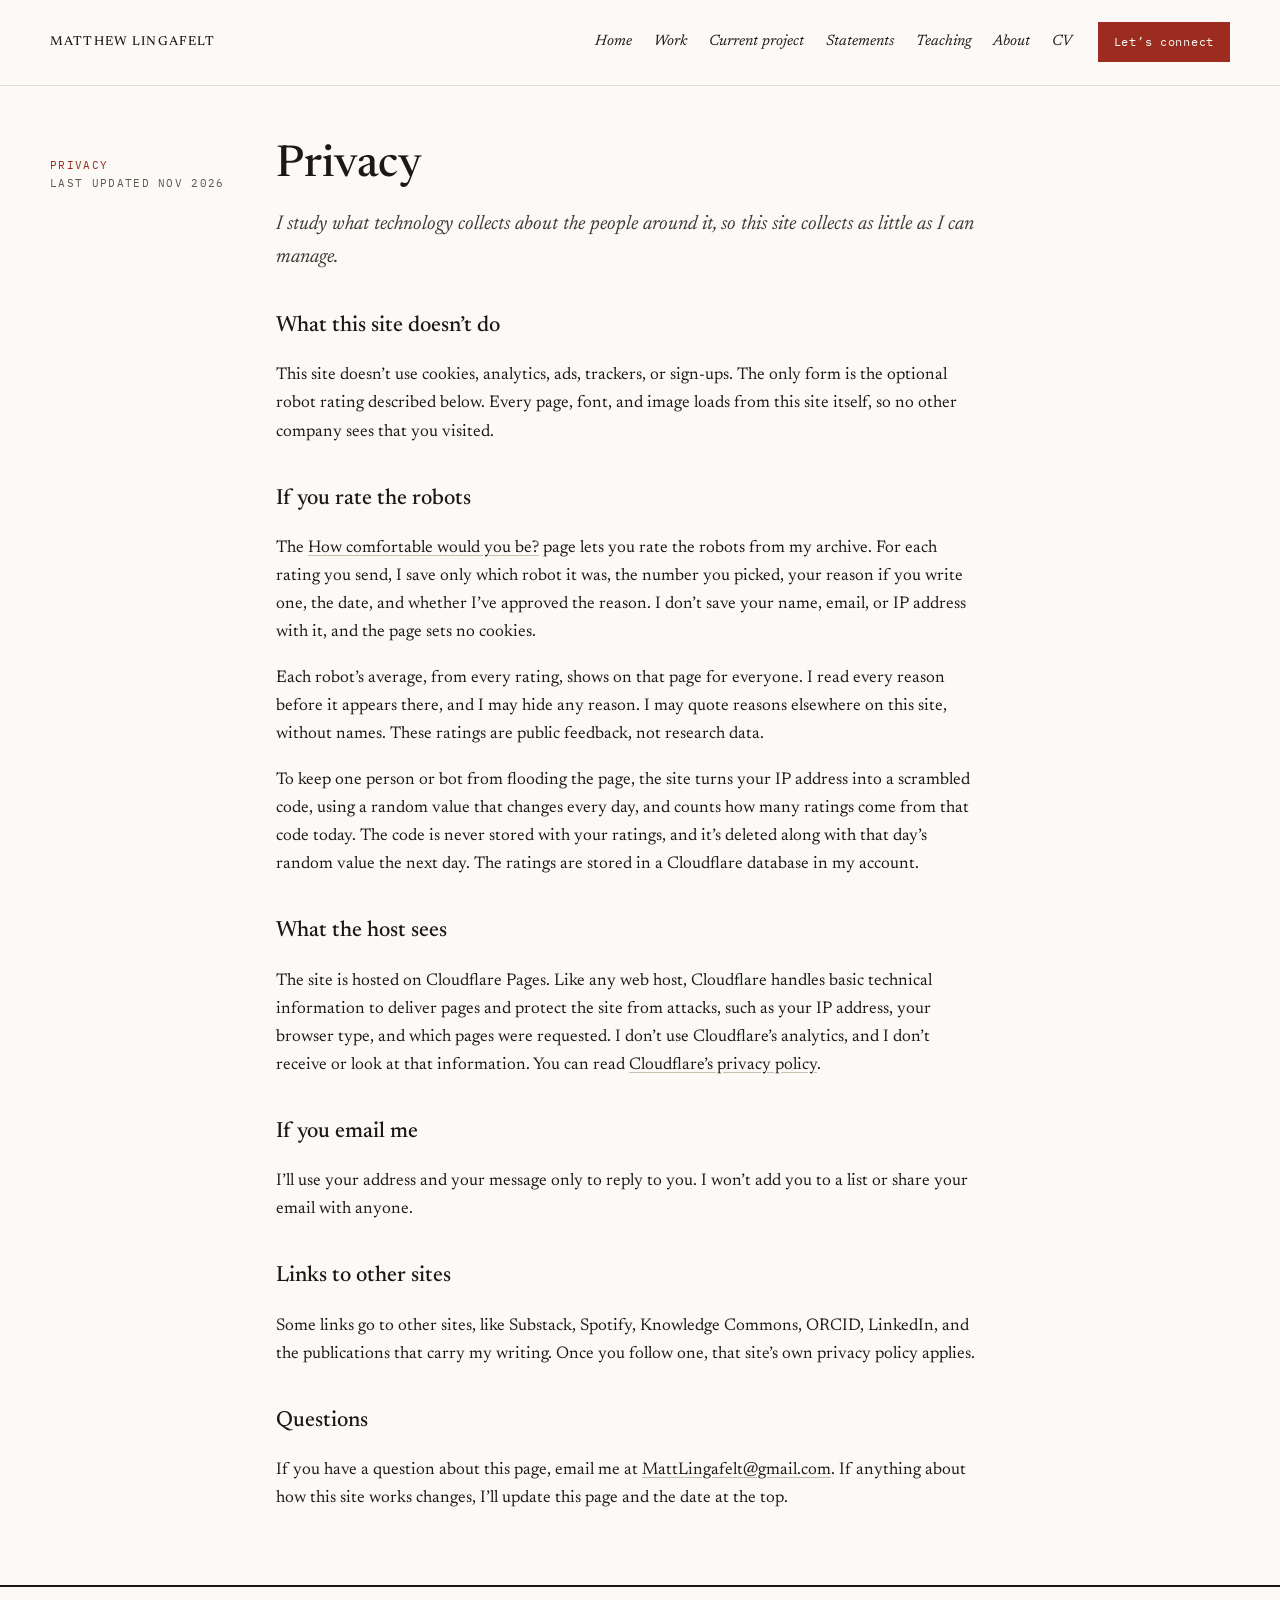
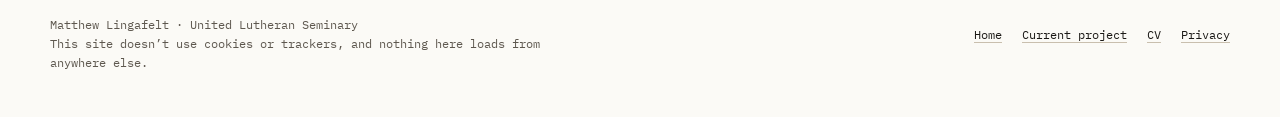
<file: privacy.html>
<!doctype html>
<html lang="en">
<head>
<meta charset="utf-8">
<meta name="viewport" content="width=device-width, initial-scale=1">
<title>Privacy · Matthew Lingafelt</title>
<meta name="description" content="I study what technology collects about the people around it, so this site collects as little as I can manage.">
<link rel="canonical" href="https://mattlingafelt.com/privacy">
<meta property="og:type" content="website">
<meta property="og:site_name" content="Matthew Lingafelt">
<meta property="og:url" content="https://mattlingafelt.com/privacy">
<meta property="og:title" content="Privacy · Matthew Lingafelt">
<meta property="og:description" content="I study what technology collects about the people around it, so this site collects as little as I can manage.">
<meta property="og:image" content="https://mattlingafelt.com/images/family-watching-television-1958.jpg">
<meta property="og:image:alt" content="A family in 1958 gathered in their living room around a television set">
<meta name="twitter:card" content="summary_large_image">
<link rel="icon" href="/favicon.svg" type="image/svg+xml">
<link rel="preload" href="/fonts/newsreader-roman.woff2" as="font" type="font/woff2" crossorigin>
<link rel="stylesheet" href="/css/base.css">
<script>document.documentElement.classList.add('js')</script>
<script src="/js/menu.js" defer></script>
<style>
body{margin:0;background:#FBFAF6}
a{color:#1B1916;text-decoration-color:#C9BFAE;text-underline-offset:3px}
a:hover{color:#9B2C1F}
.connect:hover,.connect:focus-visible{color:#FBFAF6;background:#7A2216}
</style>
</head>
<body>
<a class="skip" href="#top">Skip to content</a>
<div style="background: #FBFAF6; color: #1B1916; font-family: 'Newsreader', Georgia, serif; font-size: 17px; line-height: 1.65">

  <header style="border-bottom: 1px solid #E2DCD0">
    <div style="max-width: 1180px; margin: 0 auto; padding: 18px 32px; display: flex; flex-wrap: wrap; align-items: baseline; justify-content: space-between; gap: 8px 32px">
      <a href="/" style="text-decoration: none; font-size: 19px; font-weight: 500; letter-spacing: 0.06em; font-variant-caps: all-small-caps">Matthew Lingafelt</a>
      <button type="button" class="menu-toggle" aria-expanded="false" aria-controls="main-nav"><svg width="16" height="12" viewBox="0 0 16 12" aria-hidden="true"><path d="M0 1h16M0 6h16M0 11h16" stroke="currentColor" stroke-width="1.5"/></svg><span class="menu-label">Menu</span></button>
      <nav aria-label="Main" id="main-nav" class="main-nav" style="display: flex; flex-wrap: wrap; gap: 4px 22px; font-size: 15px; font-style: italic">
        <a href="/" style="text-decoration: none; padding-block: 12px">Home</a>
        <a href="/#work" style="text-decoration: none; padding-block: 12px">Work</a>
        <a href="/current-project" style="text-decoration: none; padding-block: 12px">Current project</a>
        <a href="/statements" style="text-decoration: none; padding-block: 12px">Statements</a>
        <a href="/teaching" style="text-decoration: none; padding-block: 12px">Teaching</a>
        <a href="/about" style="text-decoration: none; padding-block: 12px">About</a>
        <a href="/cv" style="text-decoration: none; padding-block: 12px">CV</a>
        <a href="/#contact" class="connect" style="display: inline-flex; align-items: center; align-self: center; min-height: 40px; padding: 0 16px; margin-left: 4px; background: #9B2C1F; color: #FBFAF6; text-decoration: none; font-family: 'IBM Plex Mono', monospace; font-style: normal; font-size: 12px; letter-spacing: 0.06em">Let’s connect</a>
      </nav>
    </div>
  </header>

  <main id="top">
    <div style="max-width: 1180px; margin: 0 auto; padding: 0 32px">
      <section aria-labelledby="pv-h" style="padding: 56px 0 72px; display: flex; flex-wrap: wrap; gap: 20px 36px">
        <p style="margin: 0; flex: 0 0 190px; font-family: 'IBM Plex Mono', monospace; font-size: 11px; letter-spacing: 0.12em; text-transform: uppercase; color: #9B2C1F; padding-top: 14px">Privacy<br><span style="color: #5E584F">Last updated Nov 2026</span></p>
        <div style="flex: 1 1 600px; min-width: 0; max-width: 700px; display: flex; flex-direction: column; gap: 18px">
          <h1 id="pv-h" style="margin: 0; font-weight: 500; font-size: clamp(32px, 3.6vw, 44px); line-height: 1.1">Privacy</h1>
          <p style="margin: 0; font-size: 20px; font-style: italic; color: #3F3A33">I study what technology collects about the people around it, so this site collects as little as I can manage.</p>

          <h2 style="margin: 16px 0 0; font-size: 22px; font-weight: 500">What this site doesn’t do</h2>
          <p style="margin: 0">This site doesn’t use cookies, analytics, ads, trackers, or sign-ups. The only form is the optional robot rating described below. Every page, font, and image loads from this site itself, so no other company sees that you visited.</p>

          <h2 id="ratings" style="margin: 16px 0 0; font-size: 22px; font-weight: 500">If you rate the robots</h2>
          <p style="margin: 0">The <a href="/rate">How comfortable would you be?</a> page lets you rate the robots from my archive. For each rating you send, I save only which robot it was, the number you picked, your reason if you write one, the date, and whether I’ve approved the reason. I don’t save your name, email, or IP address with it, and the page sets no cookies.</p>
          <p style="margin: 0">Each robot’s average, from every rating, shows on that page for everyone. I read every reason before it appears there, and I may hide any reason. I may quote reasons elsewhere on this site, without names. These ratings are public feedback, not research data.</p>
          <p style="margin: 0">To keep one person or bot from flooding the page, the site turns your IP address into a scrambled code, using a random value that changes every day, and counts how many ratings come from that code today. The code is never stored with your ratings, and it’s deleted along with that day’s random value the next day. The ratings are stored in a Cloudflare database in my account.</p>

          <h2 style="margin: 16px 0 0; font-size: 22px; font-weight: 500">What the host sees</h2>
          <p style="margin: 0">The site is hosted on Cloudflare Pages. Like any web host, Cloudflare handles basic technical information to deliver pages and protect the site from attacks, such as your IP address, your browser type, and which pages were requested. I don’t use Cloudflare’s analytics, and I don’t receive or look at that information. You can read <a href="https://www.cloudflare.com/privacypolicy/">Cloudflare’s privacy policy</a>.</p>

          <h2 style="margin: 16px 0 0; font-size: 22px; font-weight: 500">If you email me</h2>
          <p style="margin: 0">I’ll use your address and your message only to reply to you. I won’t add you to a list or share your email with anyone.</p>

          <h2 style="margin: 16px 0 0; font-size: 22px; font-weight: 500">Links to other sites</h2>
          <p style="margin: 0">Some links go to other sites, like Substack, Spotify, Knowledge Commons, ORCID, LinkedIn, and the publications that carry my writing. Once you follow one, that site’s own privacy policy applies.</p>

          <h2 style="margin: 16px 0 0; font-size: 22px; font-weight: 500">Questions</h2>
          <p style="margin: 0">If you have a question about this page, email me at <a href="mailto:MattLingafelt@gmail.com">MattLingafelt@gmail.com</a>. If anything about how this site works changes, I’ll update this page and the date at the top.</p>
        </div>
      </section>
    </div>
  </main>

  <footer style="border-top: 2px solid #1B1916">
    <div style="max-width: 1180px; margin: 0 auto; padding: 28px 32px 44px; display: flex; flex-wrap: wrap; justify-content: space-between; gap: 16px 40px; font-family: 'IBM Plex Mono', monospace; font-size: 12px; color: #5E584F">
      <p style="margin: 0; max-width: 520px; line-height: 1.6">Matthew Lingafelt · United Lutheran Seminary<br>This site doesn’t use cookies or trackers, and nothing here loads from anywhere else.</p>
      <nav aria-label="Site" style="display: flex; flex-wrap: wrap; gap: 0 20px">
          <a href="/" style="padding-block: 10px">Home</a>
          <a href="/current-project" style="padding-block: 10px">Current project</a>
          <a href="/cv" style="padding-block: 10px">CV</a>
          <a href="/privacy" style="padding-block: 10px">Privacy</a>
        </nav>
    </div>
  </footer>
</div>
</body>
</html>
</file>
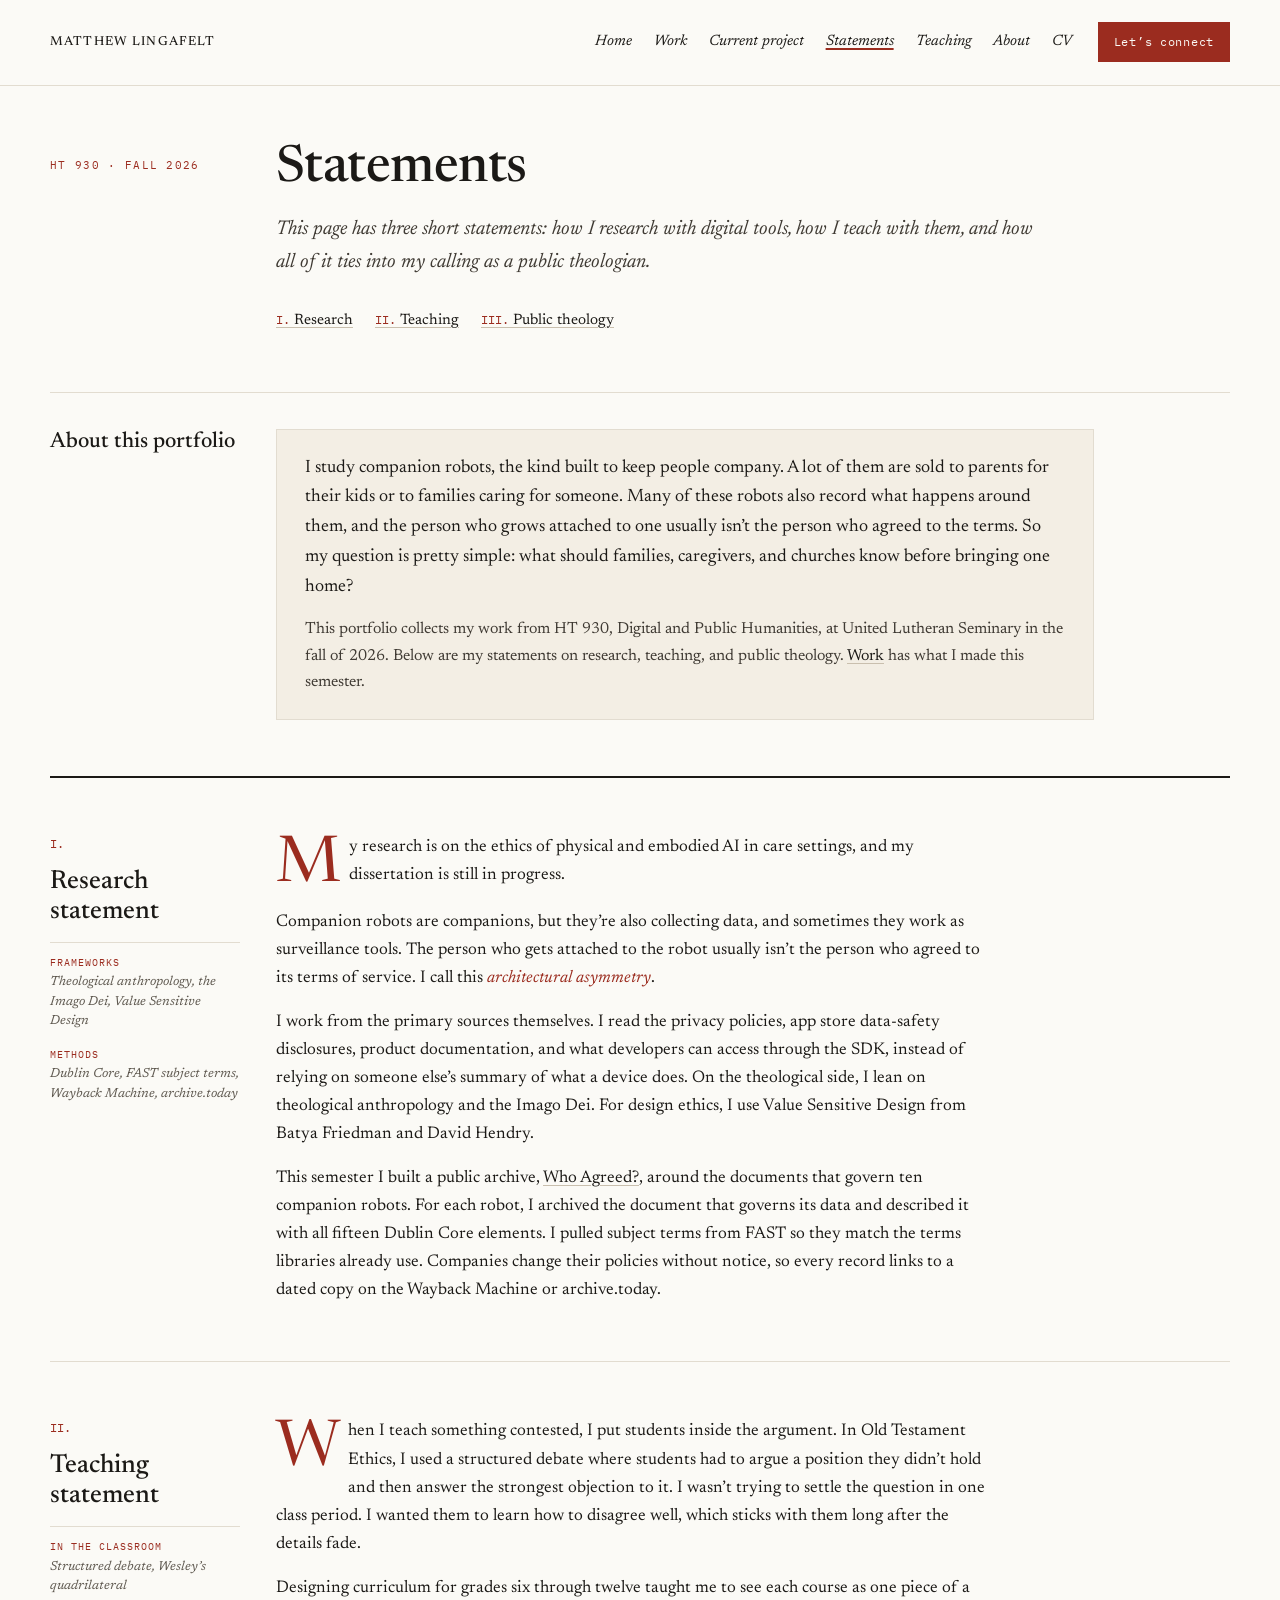
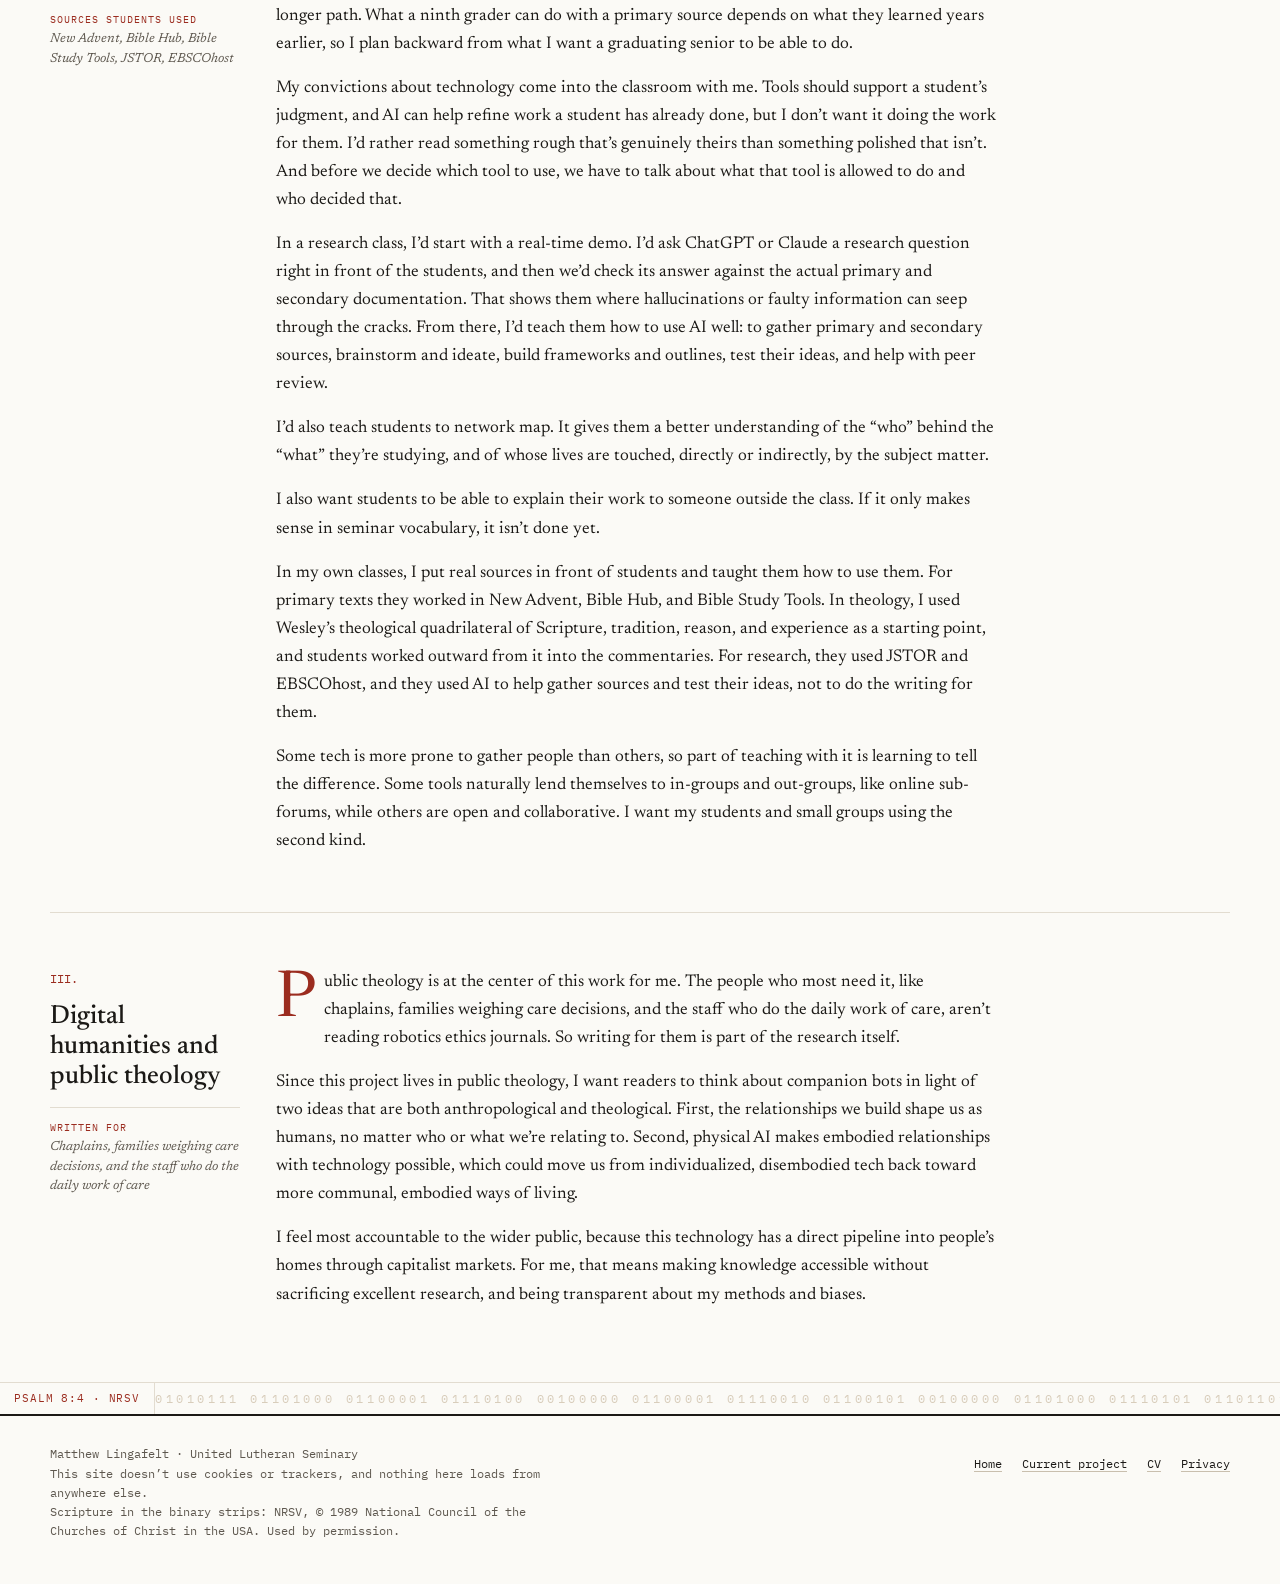
<file: statements.html>
<!doctype html>
<html lang="en">
<head>
<meta charset="utf-8">
<meta name="viewport" content="width=device-width, initial-scale=1">
<title>Statements · Matthew Lingafelt</title>
<meta name="description" content="This page has three short statements: how I research with digital tools, how I teach with them, and how all of it ties into my calling as a public theologian.">
<link rel="canonical" href="https://mattlingafelt.com/statements">
<meta property="og:type" content="website">
<meta property="og:site_name" content="Matthew Lingafelt">
<meta property="og:url" content="https://mattlingafelt.com/statements">
<meta property="og:title" content="Statements · Matthew Lingafelt">
<meta property="og:description" content="This page has three short statements: how I research with digital tools, how I teach with them, and how all of it ties into my calling as a public theologian.">
<meta property="og:image" content="https://mattlingafelt.com/images/family-watching-television-1958.jpg">
<meta property="og:image:alt" content="A family in 1958 gathered in their living room around a television set">
<meta name="twitter:card" content="summary_large_image">
<link rel="icon" href="/favicon.svg" type="image/svg+xml">
<link rel="preload" href="/fonts/newsreader-roman.woff2" as="font" type="font/woff2" crossorigin>
<link rel="stylesheet" href="/css/base.css">
<script>document.documentElement.classList.add('js')</script>
<script src="/js/menu.js" defer></script>
<style>
body{margin:0;background:#FBFAF6}
a{color:#1B1916;text-decoration-color:#C9BFAE;text-underline-offset:3px}
a:hover{color:#9B2C1F}
.connect:hover,.connect:focus-visible{color:#FBFAF6;background:#7A2216}
@keyframes binL{from{transform:translateX(0)}to{transform:translateX(-50%)}}
.bin-track{display:flex;width:max-content;white-space:nowrap}
.bin-l{animation:binL 120s linear infinite}
@media (prefers-reduced-motion: reduce){.bin-l{animation:none}}
</style>
</head>
<body>
<a class="skip" href="#top">Skip to content</a>
<div style="background: #FBFAF6; color: #1B1916; font-family: 'Newsreader', Georgia, serif; font-size: 17px; line-height: 1.65">

  <header style="border-bottom: 1px solid #E2DCD0">
    <div style="max-width: 1180px; margin: 0 auto; padding: 18px 32px; display: flex; flex-wrap: wrap; align-items: baseline; justify-content: space-between; gap: 8px 32px">
      <a href="/" style="text-decoration: none; font-size: 19px; font-weight: 500; letter-spacing: 0.06em; font-variant-caps: all-small-caps">Matthew Lingafelt</a>
      <button type="button" class="menu-toggle" aria-expanded="false" aria-controls="main-nav"><svg width="16" height="12" viewBox="0 0 16 12" aria-hidden="true"><path d="M0 1h16M0 6h16M0 11h16" stroke="currentColor" stroke-width="1.5"/></svg><span class="menu-label">Menu</span></button>
      <nav aria-label="Main" id="main-nav" class="main-nav" style="display: flex; flex-wrap: wrap; gap: 4px 22px; font-size: 15px; font-style: italic">
        <a href="/" style="text-decoration: none; padding-block: 12px">Home</a>
        <a href="/#work" style="text-decoration: none; padding-block: 12px">Work</a>
        <a href="/current-project" style="text-decoration: none; padding-block: 12px">Current project</a>
        <a href="/statements" aria-current="page" style="text-decoration: underline; text-decoration-color: #9B2C1F; text-decoration-thickness: 2px; padding-block: 12px">Statements</a>
        <a href="/teaching" style="text-decoration: none; padding-block: 12px">Teaching</a>
        <a href="/about" style="text-decoration: none; padding-block: 12px">About</a>
        <a href="/cv" style="text-decoration: none; padding-block: 12px">CV</a>
        <a href="/#contact" class="connect" style="display: inline-flex; align-items: center; align-self: center; min-height: 40px; padding: 0 16px; margin-left: 4px; background: #9B2C1F; color: #FBFAF6; text-decoration: none; font-family: 'IBM Plex Mono', monospace; font-style: normal; font-size: 12px; letter-spacing: 0.06em">Let’s connect</a>
      </nav>
    </div>
  </header>

  <main id="top">
    <div style="max-width: 1180px; margin: 0 auto; padding: 0 32px">

      <section aria-labelledby="st-h" style="padding: 56px 0 48px; display: flex; flex-wrap: wrap; gap: 16px 36px">
        <p style="margin: 0; flex: 0 0 190px; font-family: 'IBM Plex Mono', monospace; font-size: 11px; letter-spacing: 0.12em; text-transform: uppercase; color: #9B2C1F; padding-top: 14px">HT 930 · Fall 2026</p>
        <div style="flex: 1 1 600px; min-width: 0; max-width: 760px; display: flex; flex-direction: column; gap: 16px">
          <h1 id="st-h" style="margin: 0; font-weight: 500; font-size: clamp(36px, 4vw, 52px); line-height: 1.08; letter-spacing: -0.01em">Statements</h1>
          <p style="margin: 0; font-size: 20px; font-style: italic; color: #3F3A33">This page has three short statements: how I research with digital tools, how I teach with them, and how all of it ties into my calling as a public theologian.</p>
          <nav aria-label="On this page" style="display: flex; flex-wrap: wrap; gap: 0 22px; font-size: 15px; padding-top: 4px">
            <a href="#research" style="padding-block: 10px"><span style="font-family: 'IBM Plex Mono', monospace; font-size: 12px; color: #9B2C1F">I.</span> Research</a>
            <a href="#teaching" style="padding-block: 10px"><span style="font-family: 'IBM Plex Mono', monospace; font-size: 12px; color: #9B2C1F">II.</span> Teaching</a>
            <a href="#public-theology" style="padding-block: 10px"><span style="font-family: 'IBM Plex Mono', monospace; font-size: 12px; color: #9B2C1F">III.</span> Public theology</a>
          </nav>
        </div>
      </section>

      <section aria-labelledby="ab-h" style="padding: 36px 0 56px; border-top: 1px solid #E2DCD0; display: flex; flex-wrap: wrap; gap: 16px 36px">
        <h2 id="ab-h" style="margin: 0; flex: 0 0 190px; font-size: 22px; font-weight: 500; line-height: 1.2">About this portfolio</h2>
        <div style="flex: 1 1 600px; min-width: 0; max-width: 760px; display: flex; flex-direction: column; gap: 14px; padding: 24px 28px; background: #F3EEE4; border: 1px solid #E2DCD0">
          <p style="margin: 0; font-size: 18px">I study companion robots, the kind built to keep people company. A lot of them are sold to parents for their kids or to families caring for someone. Many of these robots also record what happens around them, and the person who grows attached to one usually isn’t the person who agreed to the terms. So my question is pretty simple: what should families, caregivers, and churches know before bringing one home?</p>
          <p style="margin: 0; font-size: 16px; color: #3F3A33">This portfolio collects my work from HT 930, Digital and Public Humanities, at United Lutheran Seminary in the fall of 2026. Below are my statements on research, teaching, and public theology. <a href="/#work">Work</a> has what I made this semester.</p>
        </div>
      </section>

      <article id="research" aria-labelledby="st-r" style="padding: 56px 0; border-top: 2px solid #1B1916; display: flex; flex-wrap: wrap; gap: 20px 36px">
        <aside style="flex: 0 0 190px; display: flex; flex-direction: column; gap: 14px">
          <span style="font-family: 'IBM Plex Mono', monospace; font-size: 12px; color: #9B2C1F">I.</span>
          <h2 id="st-r" style="margin: 0; font-size: 26px; font-weight: 500; line-height: 1.15">Research statement</h2>
          <p style="margin: 0; font-size: 13px; line-height: 1.5; font-style: italic; color: #5E584F; padding-top: 10px; border-top: 1px solid #E2DCD0"><span style="font-style: normal; font-family: 'IBM Plex Mono', monospace; font-size: 10px; letter-spacing: 0.1em; text-transform: uppercase; color: #9B2C1F">Frameworks</span><br>Theological anthropology, the Imago Dei, Value Sensitive Design</p>
          <p style="margin: 0; font-size: 13px; line-height: 1.5; font-style: italic; color: #5E584F"><span style="font-style: normal; font-family: 'IBM Plex Mono', monospace; font-size: 10px; letter-spacing: 0.1em; text-transform: uppercase; color: #9B2C1F">Methods</span><br>Dublin Core, FAST subject terms, Wayback Machine, archive.today</p>
        </aside>
        <div style="flex: 1 1 600px; min-width: 0; max-width: 720px; display: flex; flex-direction: column; gap: 16px">
          <p style="margin: 0"><span style="float: left; font-size: 64px; line-height: 0.82; padding: 6px 8px 0 0; color: #9B2C1F">M</span>y research is on the ethics of physical and embodied AI in care settings, and my dissertation is still in progress.</p>
          <p style="margin: 0">Companion robots are companions, but they’re also collecting data, and sometimes they work as surveillance tools. The person who gets attached to the robot usually isn’t the person who agreed to its terms of service. I call this <em style="color: #9B2C1F">architectural asymmetry</em>.</p>
          <p style="margin: 0">I work from the primary sources themselves. I read the privacy policies, app store data-safety disclosures, product documentation, and what developers can access through the SDK, instead of relying on someone else’s summary of what a device does. On the theological side, I lean on theological anthropology and the Imago Dei. For design ethics, I use Value Sensitive Design from Batya Friedman and David Hendry.</p>
          <p style="margin: 0">This semester I built a public archive, <a href="/current-project">Who Agreed?</a>, around the documents that govern ten companion robots. For each robot, I archived the document that governs its data and described it with all fifteen Dublin Core elements. I pulled subject terms from FAST so they match the terms libraries already use. Companies change their policies without notice, so every record links to a dated copy on the Wayback Machine or archive.today.</p>
        </div>
      </article>

      <article id="teaching" aria-labelledby="st-t" style="padding: 56px 0; border-top: 1px solid #E2DCD0; display: flex; flex-wrap: wrap; gap: 20px 36px">
        <aside style="flex: 0 0 190px; display: flex; flex-direction: column; gap: 14px">
          <span style="font-family: 'IBM Plex Mono', monospace; font-size: 12px; color: #9B2C1F">II.</span>
          <h2 id="st-t" style="margin: 0; font-size: 26px; font-weight: 500; line-height: 1.15">Teaching statement</h2>
          <p style="margin: 0; font-size: 13px; line-height: 1.5; font-style: italic; color: #5E584F; padding-top: 10px; border-top: 1px solid #E2DCD0"><span style="font-style: normal; font-family: 'IBM Plex Mono', monospace; font-size: 10px; letter-spacing: 0.1em; text-transform: uppercase; color: #9B2C1F">In the classroom</span><br>Structured debate, Wesley’s quadrilateral</p>
          <p style="margin: 0; font-size: 13px; line-height: 1.5; font-style: italic; color: #5E584F"><span style="font-style: normal; font-family: 'IBM Plex Mono', monospace; font-size: 10px; letter-spacing: 0.1em; text-transform: uppercase; color: #9B2C1F">Sources students used</span><br>New Advent, Bible Hub, Bible Study Tools, JSTOR, EBSCOhost</p>
        </aside>
        <div style="flex: 1 1 600px; min-width: 0; max-width: 720px; display: flex; flex-direction: column; gap: 16px">
          <p style="margin: 0"><span style="float: left; font-size: 64px; line-height: 0.82; padding: 6px 8px 0 0; color: #9B2C1F">W</span>hen I teach something contested, I put students inside the argument. In Old Testament Ethics, I used a structured debate where students had to argue a position they didn’t hold and then answer the strongest objection to it. I wasn’t trying to settle the question in one class period. I wanted them to learn how to disagree well, which sticks with them long after the details fade.</p>
          <p style="margin: 0">Designing curriculum for grades six through twelve taught me to see each course as one piece of a longer path. What a ninth grader can do with a primary source depends on what they learned years earlier, so I plan backward from what I want a graduating senior to be able to do.</p>
          <p style="margin: 0">My convictions about technology come into the classroom with me. Tools should support a student’s judgment, and AI can help refine work a student has already done, but I don’t want it doing the work for them. I’d rather read something rough that’s genuinely theirs than something polished that isn’t. And before we decide which tool to use, we have to talk about what that tool is allowed to do and who decided that.</p>
          <p style="margin: 0">In a research class, I’d start with a real-time demo. I’d ask ChatGPT or Claude a research question right in front of the students, and then we’d check its answer against the actual primary and secondary documentation. That shows them where hallucinations or faulty information can seep through the cracks. From there, I’d teach them how to use AI well: to gather primary and secondary sources, brainstorm and ideate, build frameworks and outlines, test their ideas, and help with peer review.</p>
          <p style="margin: 0">I’d also teach students to network map. It gives them a better understanding of the “who” behind the “what” they’re studying, and of whose lives are touched, directly or indirectly, by the subject matter.</p>
          <p style="margin: 0">I also want students to be able to explain their work to someone outside the class. If it only makes sense in seminar vocabulary, it isn’t done yet.</p>
          <p style="margin: 0">In my own classes, I put real sources in front of students and taught them how to use them. For primary texts they worked in New Advent, Bible Hub, and Bible Study Tools. In theology, I used Wesley’s theological quadrilateral of Scripture, tradition, reason, and experience as a starting point, and students worked outward from it into the commentaries. For research, they used JSTOR and EBSCOhost, and they used AI to help gather sources and test their ideas, not to do the writing for them.</p>
          <p style="margin: 0">Some tech is more prone to gather people than others, so part of teaching with it is learning to tell the difference. Some tools naturally lend themselves to in-groups and out-groups, like online sub-forums, while others are open and collaborative. I want my students and small groups using the second kind.</p>
        </div>
      </article>

      <article id="public-theology" aria-labelledby="st-p" style="padding: 56px 0 72px; border-top: 1px solid #E2DCD0; display: flex; flex-wrap: wrap; gap: 20px 36px">
        <aside style="flex: 0 0 190px; display: flex; flex-direction: column; gap: 14px">
          <span style="font-family: 'IBM Plex Mono', monospace; font-size: 12px; color: #9B2C1F">III.</span>
          <h2 id="st-p" style="margin: 0; font-size: 26px; font-weight: 500; line-height: 1.15">Digital humanities and public theology</h2>
          <p style="margin: 0; font-size: 13px; line-height: 1.5; font-style: italic; color: #5E584F; padding-top: 10px; border-top: 1px solid #E2DCD0"><span style="font-style: normal; font-family: 'IBM Plex Mono', monospace; font-size: 10px; letter-spacing: 0.1em; text-transform: uppercase; color: #9B2C1F">Written for</span><br>Chaplains, families weighing care decisions, and the staff who do the daily work of care</p>
        </aside>
        <div style="flex: 1 1 600px; min-width: 0; max-width: 720px; display: flex; flex-direction: column; gap: 16px">
          <p style="margin: 0"><span style="float: left; font-size: 64px; line-height: 0.82; padding: 6px 8px 0 0; color: #9B2C1F">P</span>ublic theology is at the center of this work for me. The people who most need it, like chaplains, families weighing care decisions, and the staff who do the daily work of care, aren’t reading robotics ethics journals. So writing for them is part of the research itself.</p>
          <p style="margin: 0">Since this project lives in public theology, I want readers to think about companion bots in light of two ideas that are both anthropological and theological. First, the relationships we build shape us as humans, no matter who or what we’re relating to. Second, physical AI makes embodied relationships with technology possible, which could move us from individualized, disembodied tech back toward more communal, embodied ways of living.</p>
          <p style="margin: 0">I feel most accountable to the wider public, because this technology has a direct pipeline into people’s homes through capitalist markets. For me, that means making knowledge accessible without sacrificing excellent research, and being transparent about my methods and biases.</p>
        </div>
      </article>
    </div>
  </main>

  <div style="display: flex; align-items: stretch; border-top: 1px solid #E2DCD0">
    <p style="margin: 0; flex: none; padding: 6px 14px; font-family: 'IBM Plex Mono', monospace; font-size: 11px; letter-spacing: 0.08em; text-transform: uppercase; color: #9B2C1F; background: #FBFAF6; border-right: 1px solid #E2DCD0; white-space: nowrap">Psalm 8:4 · NRSV</p>
    <div aria-hidden="true" style="flex: 1 1 auto; min-width: 0; overflow: hidden; padding: 6px 0">
      <div class="bin-track bin-l" style="animation-duration: 131s; font-family: 'IBM Plex Mono', monospace; font-size: 12px; letter-spacing: 0.3em; color: #D8CDBB"><span>01010111 01101000 01100001 01110100 00100000 01100001 01110010 01100101 00100000 01101000 01110101 01101101 01100001 01101110 00100000 01100010 01100101 01101001 01101110 01100111 01110011 00100000 01110100 01101000 01100001 01110100 00100000 01111001 01101111 01110101 00100000 01100001 01110010 01100101 00100000 01101101 01101001 01101110 01100100 01100110 01110101 01101100 00100000 01101111 01100110 00100000 01110100 01101000 01100101 01101101 00111111 00100000 00100000 00100000 </span><span>01010111 01101000 01100001 01110100 00100000 01100001 01110010 01100101 00100000 01101000 01110101 01101101 01100001 01101110 00100000 01100010 01100101 01101001 01101110 01100111 01110011 00100000 01110100 01101000 01100001 01110100 00100000 01111001 01101111 01110101 00100000 01100001 01110010 01100101 00100000 01101101 01101001 01101110 01100100 01100110 01110101 01101100 00100000 01101111 01100110 00100000 01110100 01101000 01100101 01101101 00111111 00100000 00100000 00100000 </span></div>
    </div>
  </div>
  <footer style="border-top: 2px solid #1B1916">
    <div style="max-width: 1180px; margin: 0 auto; padding: 28px 32px 44px; display: flex; flex-wrap: wrap; justify-content: space-between; gap: 16px 40px; font-family: 'IBM Plex Mono', monospace; font-size: 12px; color: #5E584F">
      <p style="margin: 0; max-width: 520px; line-height: 1.6">Matthew Lingafelt · United Lutheran Seminary<br>This site doesn’t use cookies or trackers, and nothing here loads from anywhere else.<br>Scripture in the binary strips: NRSV, © 1989 National Council of the Churches of Christ in the USA. Used by permission.</p>
      <nav aria-label="Site" style="display: flex; flex-wrap: wrap; gap: 0 20px">
          <a href="/" style="padding-block: 10px">Home</a>
          <a href="/current-project" style="padding-block: 10px">Current project</a>
          <a href="/cv" style="padding-block: 10px">CV</a>
          <a href="/privacy" style="padding-block: 10px">Privacy</a>
        </nav>
    </div>
  </footer>
</div>
</body>
</html>
</file>
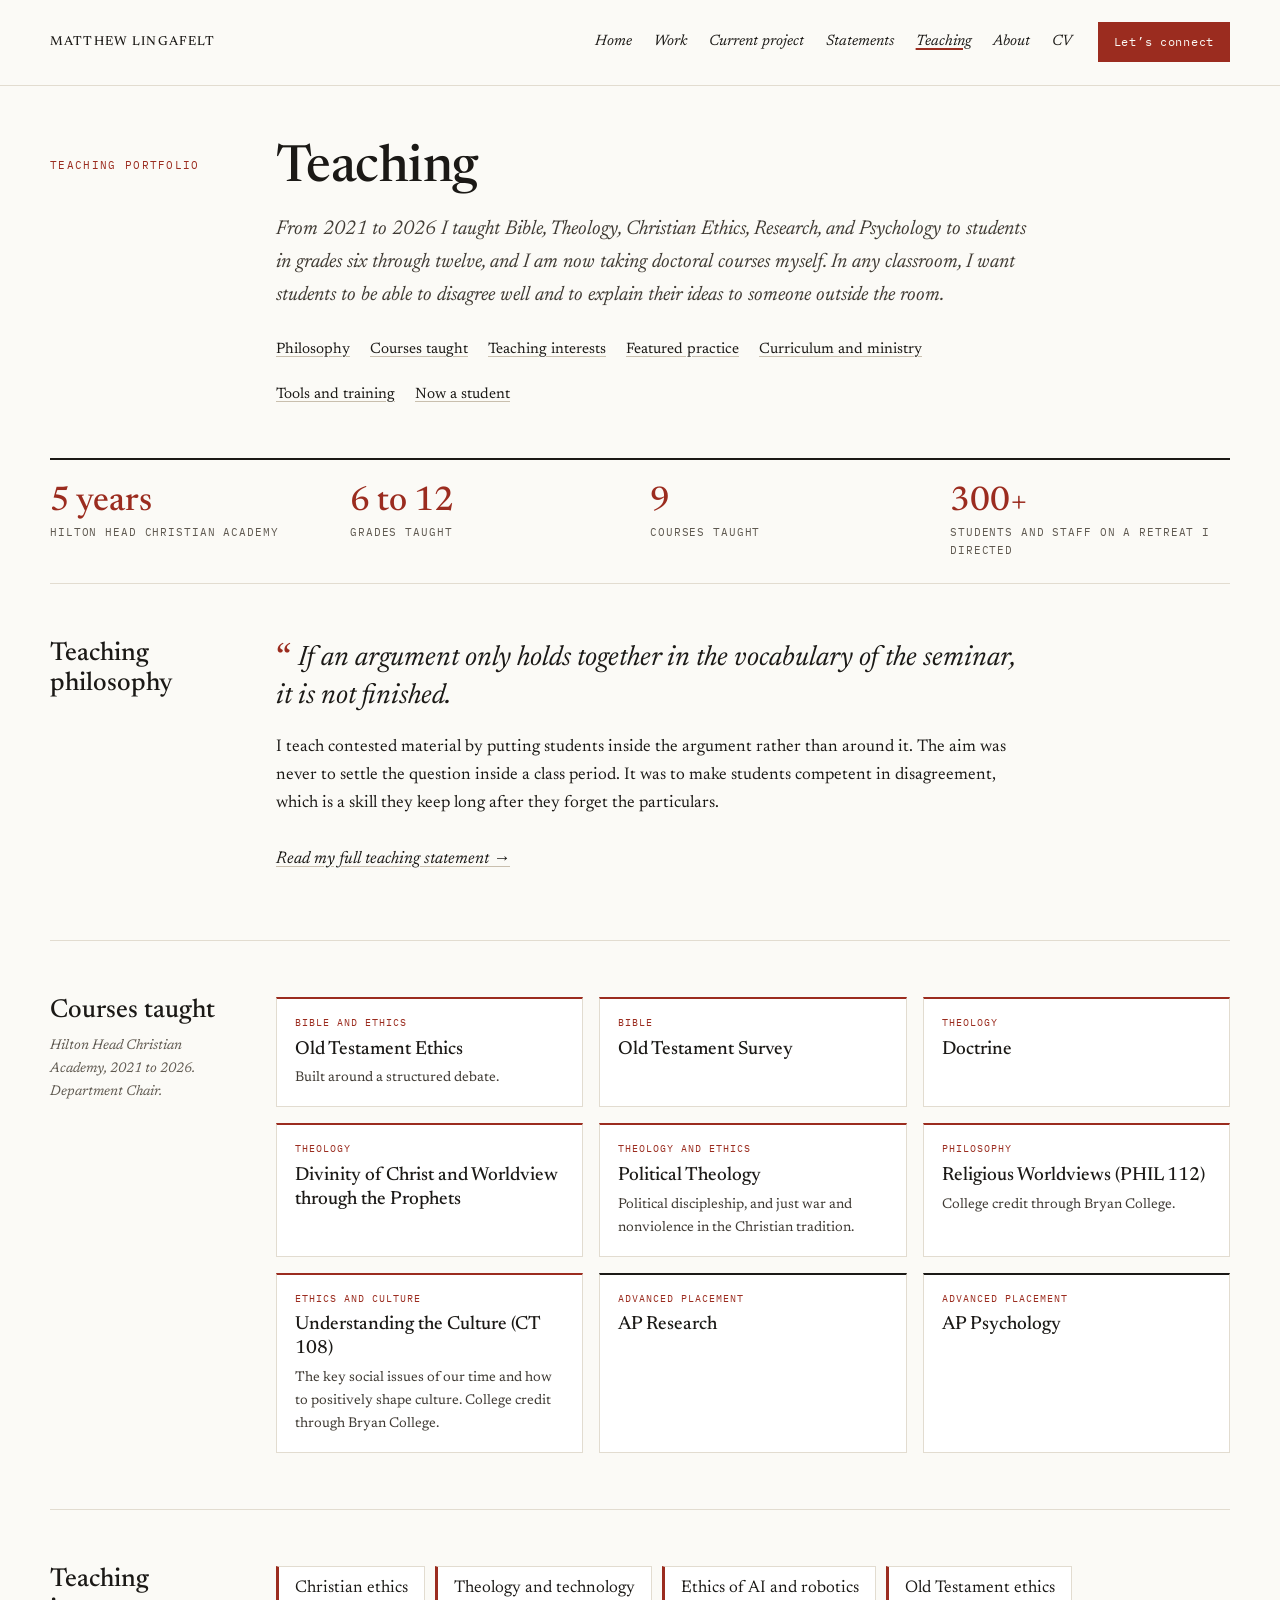
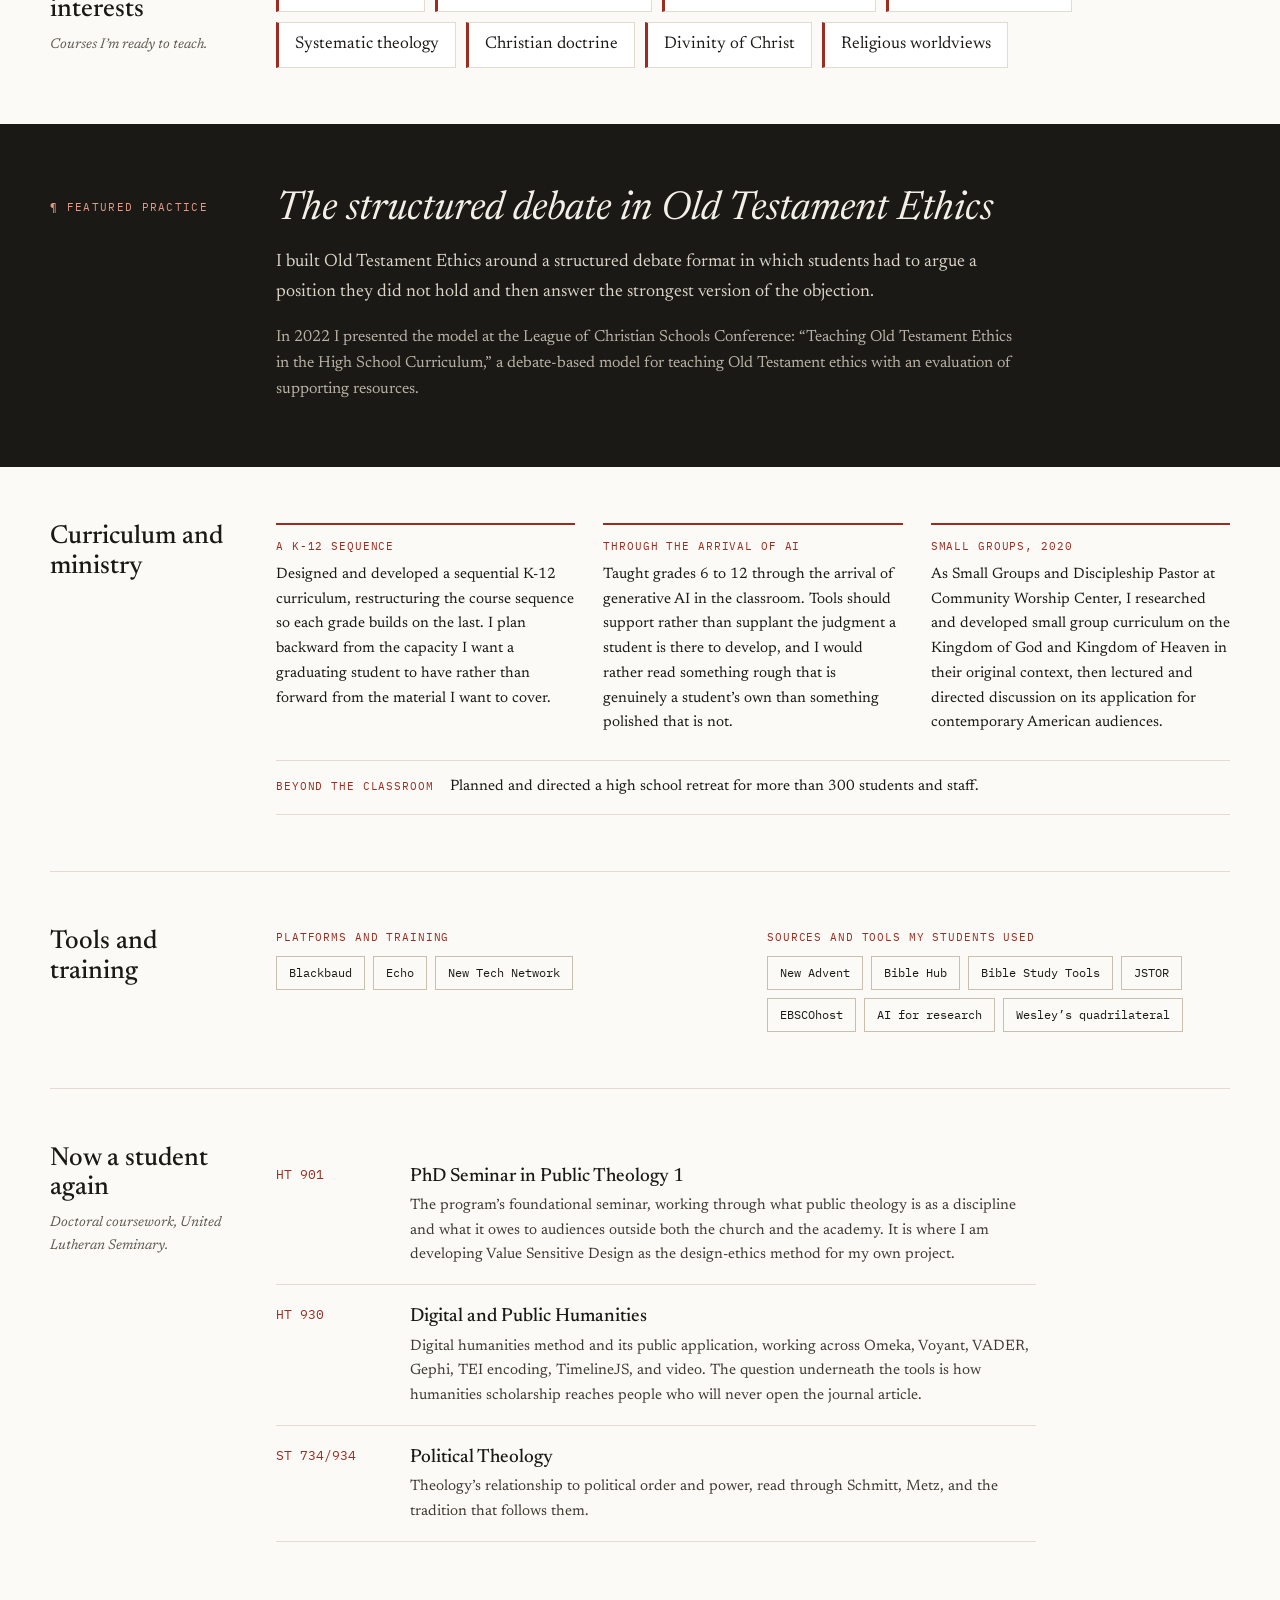
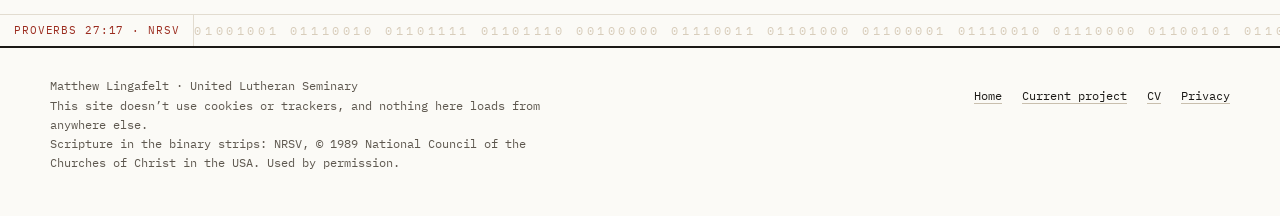
<file: teaching.html>
<!doctype html>
<html lang="en">
<head>
<meta charset="utf-8">
<meta name="viewport" content="width=device-width, initial-scale=1">
<title>Teaching · Matthew Lingafelt</title>
<meta name="description" content="From 2021 to 2026 I taught Bible, Theology, Christian Ethics, Research, and Psychology to students in grades six through twelve, and I am now taking doctoral courses myself.">
<link rel="canonical" href="https://mattlingafelt.com/teaching">
<meta property="og:type" content="website">
<meta property="og:site_name" content="Matthew Lingafelt">
<meta property="og:url" content="https://mattlingafelt.com/teaching">
<meta property="og:title" content="Teaching · Matthew Lingafelt">
<meta property="og:description" content="From 2021 to 2026 I taught Bible, Theology, Christian Ethics, Research, and Psychology to students in grades six through twelve, and I am now taking doctoral courses myself.">
<meta property="og:image" content="https://mattlingafelt.com/images/family-watching-television-1958.jpg">
<meta property="og:image:alt" content="A family in 1958 gathered in their living room around a television set">
<meta name="twitter:card" content="summary_large_image">
<link rel="icon" href="/favicon.svg" type="image/svg+xml">
<link rel="preload" href="/fonts/newsreader-roman.woff2" as="font" type="font/woff2" crossorigin>
<link rel="stylesheet" href="/css/base.css">
<script>document.documentElement.classList.add('js')</script>
<script src="/js/menu.js" defer></script>
<style>
body{margin:0;background:#FBFAF6}
a{color:#1B1916;text-decoration-color:#C9BFAE;text-underline-offset:3px}
a:hover{color:#9B2C1F}
.connect:hover,.connect:focus-visible{color:#FBFAF6;background:#7A2216}
@keyframes binL{from{transform:translateX(0)}to{transform:translateX(-50%)}}
.bin-track{display:flex;width:max-content;white-space:nowrap}
.bin-l{animation:binL 120s linear infinite}
@media (prefers-reduced-motion: reduce){.bin-l{animation:none}}
</style>
</head>
<body>
<a class="skip" href="#top">Skip to content</a>
<div style="background: #FBFAF6; color: #1B1916; font-family: 'Newsreader', Georgia, serif; font-size: 17px; line-height: 1.65">

  <header style="border-bottom: 1px solid #E2DCD0">
    <div style="max-width: 1180px; margin: 0 auto; padding: 18px 32px; display: flex; flex-wrap: wrap; align-items: baseline; justify-content: space-between; gap: 8px 32px">
      <a href="/" style="text-decoration: none; font-size: 19px; font-weight: 500; letter-spacing: 0.06em; font-variant-caps: all-small-caps">Matthew Lingafelt</a>
      <button type="button" class="menu-toggle" aria-expanded="false" aria-controls="main-nav"><svg width="16" height="12" viewBox="0 0 16 12" aria-hidden="true"><path d="M0 1h16M0 6h16M0 11h16" stroke="currentColor" stroke-width="1.5"/></svg><span class="menu-label">Menu</span></button>
      <nav aria-label="Main" id="main-nav" class="main-nav" style="display: flex; flex-wrap: wrap; gap: 4px 22px; font-size: 15px; font-style: italic">
        <a href="/" style="text-decoration: none; padding-block: 12px">Home</a>
        <a href="/#work" style="text-decoration: none; padding-block: 12px">Work</a>
        <a href="/current-project" style="text-decoration: none; padding-block: 12px">Current project</a>
        <a href="/statements" style="text-decoration: none; padding-block: 12px">Statements</a>
        <a href="/teaching" aria-current="page" style="text-decoration: underline; text-decoration-color: #9B2C1F; text-decoration-thickness: 2px; padding-block: 12px">Teaching</a>
        <a href="/about" style="text-decoration: none; padding-block: 12px">About</a>
        <a href="/cv" style="text-decoration: none; padding-block: 12px">CV</a>
        <a href="/#contact" class="connect" style="display: inline-flex; align-items: center; align-self: center; min-height: 40px; padding: 0 16px; margin-left: 4px; background: #9B2C1F; color: #FBFAF6; text-decoration: none; font-family: 'IBM Plex Mono', monospace; font-style: normal; font-size: 12px; letter-spacing: 0.06em">Let’s connect</a>
      </nav>
    </div>
  </header>

  <main id="top">
    <div style="max-width: 1180px; margin: 0 auto; padding: 0 32px">

      <section aria-labelledby="tp-h" style="padding: 56px 0 40px; display: flex; flex-wrap: wrap; gap: 16px 36px">
        <p style="margin: 0; flex: 0 0 190px; font-family: 'IBM Plex Mono', monospace; font-size: 11px; letter-spacing: 0.12em; text-transform: uppercase; color: #9B2C1F; padding-top: 14px">Teaching portfolio</p>
        <div style="flex: 1 1 600px; min-width: 0; max-width: 760px; display: flex; flex-direction: column; gap: 16px">
          <h1 id="tp-h" style="margin: 0; font-weight: 500; font-size: clamp(36px, 4vw, 52px); line-height: 1.08; letter-spacing: -0.01em">Teaching</h1>
          <p style="margin: 0; font-size: 20px; font-style: italic; color: #3F3A33">From 2021 to 2026 I taught Bible, Theology, Christian Ethics, Research, and Psychology to students in grades six through twelve, and I am now taking doctoral courses myself. In any classroom, I want students to be able to disagree well and to explain their ideas to someone outside the room.</p>
          <nav aria-label="On this page" style="display: flex; flex-wrap: wrap; gap: 0 20px; font-size: 15px">
            <a href="#philosophy" style="padding-block: 10px">Philosophy</a>
            <a href="#courses" style="padding-block: 10px">Courses taught</a>
            <a href="#interests" style="padding-block: 10px">Teaching interests</a>
            <a href="#practice" style="padding-block: 10px">Featured practice</a>
            <a href="#curriculum" style="padding-block: 10px">Curriculum and ministry</a>
            <a href="#tools" style="padding-block: 10px">Tools and training</a>
            <a href="#student" style="padding-block: 10px">Now a student</a>
          </nav>
        </div>
      </section>

      <section class="g g4" aria-label="At a glance" style="padding: 24px 0; border-top: 2px solid #1B1916; border-bottom: 1px solid #E2DCD0; display: grid; grid-template-columns: repeat(4, minmax(0, 1fr)); gap: 20px">
        
          <div style="display: flex; flex-direction: column; gap: 2px">
            <span style="font-size: 34px; font-weight: 500; line-height: 1.1; color: #9B2C1F">5 years</span>
            <span style="font-family: 'IBM Plex Mono', monospace; font-size: 11px; letter-spacing: 0.08em; text-transform: uppercase; color: #5E584F">Hilton Head Christian Academy</span>
          </div>
        
          <div style="display: flex; flex-direction: column; gap: 2px">
            <span style="font-size: 34px; font-weight: 500; line-height: 1.1; color: #9B2C1F">6 to 12</span>
            <span style="font-family: 'IBM Plex Mono', monospace; font-size: 11px; letter-spacing: 0.08em; text-transform: uppercase; color: #5E584F">Grades taught</span>
          </div>
        
          <div style="display: flex; flex-direction: column; gap: 2px">
            <span style="font-size: 34px; font-weight: 500; line-height: 1.1; color: #9B2C1F">9</span>
            <span style="font-family: 'IBM Plex Mono', monospace; font-size: 11px; letter-spacing: 0.08em; text-transform: uppercase; color: #5E584F">Courses taught</span>
          </div>
        
          <div style="display: flex; flex-direction: column; gap: 2px">
            <span style="font-size: 34px; font-weight: 500; line-height: 1.1; color: #9B2C1F">300+</span>
            <span style="font-family: 'IBM Plex Mono', monospace; font-size: 11px; letter-spacing: 0.08em; text-transform: uppercase; color: #5E584F">Students and staff on a retreat I directed</span>
          </div>
        
      </section>

      <section id="philosophy" aria-labelledby="ph-h" style="padding: 56px 0; display: flex; flex-wrap: wrap; gap: 20px 36px">
        <h2 id="ph-h" style="margin: 0; flex: 0 0 190px; font-size: 26px; font-weight: 500; line-height: 1.15">Teaching philosophy</h2>
        <div style="flex: 1 1 600px; min-width: 0; max-width: 740px; display: flex; flex-direction: column; gap: 18px">
          <blockquote style="margin: 0; padding-left: 0">
            <p style="margin: 0; font-size: clamp(22px, 2.4vw, 28px); line-height: 1.35; font-style: italic"><span style="color: #9B2C1F; font-style: normal; font-size: 1.4em; line-height: 0; vertical-align: -0.12em; padding-right: 6px">“</span>If an argument only holds together in the vocabulary of the seminar, it is not finished.</p>
          </blockquote>
          <p style="margin: 0">I teach contested material by putting students inside the argument rather than around it. The aim was never to settle the question inside a class period. It was to make students competent in disagreement, which is a skill they keep long after they forget the particulars.</p>
          <a href="/statements" style="align-self: flex-start; font-style: italic; padding-block: 10px">Read my full teaching statement →</a>
        </div>
      </section>

      <section id="courses" aria-labelledby="co-h" style="padding: 56px 0; border-top: 1px solid #E2DCD0; display: flex; flex-wrap: wrap; gap: 20px 36px">
        <div style="flex: 0 0 190px; display: flex; flex-direction: column; gap: 8px">
          <h2 id="co-h" style="margin: 0; font-size: 26px; font-weight: 500; line-height: 1.15">Courses taught</h2>
          <p style="margin: 0; font-size: 14px; font-style: italic; color: #5E584F">Hilton Head Christian Academy, 2021 to 2026. Department Chair.</p>
        </div>
        <div class="g g3" style="flex: 1 1 600px; min-width: 0; display: grid; grid-template-columns: repeat(3, minmax(0, 1fr)); gap: 16px">
          
            <div style="display: flex; flex-direction: column; gap: 6px; padding: 16px 18px; background: #FFFFFF; border: 1px solid #E2DCD0; border-top: 2px solid #9B2C1F">
              <span style="font-family: 'IBM Plex Mono', monospace; font-size: 10px; letter-spacing: 0.1em; text-transform: uppercase; color: #9B2C1F">Bible and ethics</span>
              <span style="font-size: 19px; font-weight: 500; line-height: 1.25">Old Testament Ethics</span>
              <span style="font-size: 14px; color: #3F3A33">Built around a structured debate.</span>
            </div>
          
            <div style="display: flex; flex-direction: column; gap: 6px; padding: 16px 18px; background: #FFFFFF; border: 1px solid #E2DCD0; border-top: 2px solid #9B2C1F">
              <span style="font-family: 'IBM Plex Mono', monospace; font-size: 10px; letter-spacing: 0.1em; text-transform: uppercase; color: #9B2C1F">Bible</span>
              <span style="font-size: 19px; font-weight: 500; line-height: 1.25">Old Testament Survey</span>
              <span style="font-size: 14px; color: #3F3A33"></span>
            </div>
          
            <div style="display: flex; flex-direction: column; gap: 6px; padding: 16px 18px; background: #FFFFFF; border: 1px solid #E2DCD0; border-top: 2px solid #9B2C1F">
              <span style="font-family: 'IBM Plex Mono', monospace; font-size: 10px; letter-spacing: 0.1em; text-transform: uppercase; color: #9B2C1F">Theology</span>
              <span style="font-size: 19px; font-weight: 500; line-height: 1.25">Doctrine</span>
              <span style="font-size: 14px; color: #3F3A33"></span>
            </div>
          
            <div style="display: flex; flex-direction: column; gap: 6px; padding: 16px 18px; background: #FFFFFF; border: 1px solid #E2DCD0; border-top: 2px solid #9B2C1F">
              <span style="font-family: 'IBM Plex Mono', monospace; font-size: 10px; letter-spacing: 0.1em; text-transform: uppercase; color: #9B2C1F">Theology</span>
              <span style="font-size: 19px; font-weight: 500; line-height: 1.25">Divinity of Christ and Worldview through the Prophets</span>
              <span style="font-size: 14px; color: #3F3A33"></span>
            </div>
          
            <div style="display: flex; flex-direction: column; gap: 6px; padding: 16px 18px; background: #FFFFFF; border: 1px solid #E2DCD0; border-top: 2px solid #9B2C1F">
              <span style="font-family: 'IBM Plex Mono', monospace; font-size: 10px; letter-spacing: 0.1em; text-transform: uppercase; color: #9B2C1F">Theology and ethics</span>
              <span style="font-size: 19px; font-weight: 500; line-height: 1.25">Political Theology</span>
              <span style="font-size: 14px; color: #3F3A33">Political discipleship, and just war and nonviolence in the Christian tradition.</span>
            </div>
          
            <div style="display: flex; flex-direction: column; gap: 6px; padding: 16px 18px; background: #FFFFFF; border: 1px solid #E2DCD0; border-top: 2px solid #9B2C1F">
              <span style="font-family: 'IBM Plex Mono', monospace; font-size: 10px; letter-spacing: 0.1em; text-transform: uppercase; color: #9B2C1F">Philosophy</span>
              <span style="font-size: 19px; font-weight: 500; line-height: 1.25">Religious Worldviews (PHIL 112)</span>
              <span style="font-size: 14px; color: #3F3A33">College credit through Bryan College.</span>
            </div>
          
            <div style="display: flex; flex-direction: column; gap: 6px; padding: 16px 18px; background: #FFFFFF; border: 1px solid #E2DCD0; border-top: 2px solid #9B2C1F">
              <span style="font-family: 'IBM Plex Mono', monospace; font-size: 10px; letter-spacing: 0.1em; text-transform: uppercase; color: #9B2C1F">Ethics and culture</span>
              <span style="font-size: 19px; font-weight: 500; line-height: 1.25">Understanding the Culture (CT 108)</span>
              <span style="font-size: 14px; color: #3F3A33">The key social issues of our time and how to positively shape culture. College credit through Bryan College.</span>
            </div>
          
            <div style="display: flex; flex-direction: column; gap: 6px; padding: 16px 18px; background: #FFFFFF; border: 1px solid #E2DCD0; border-top: 2px solid #1B1916">
              <span style="font-family: 'IBM Plex Mono', monospace; font-size: 10px; letter-spacing: 0.1em; text-transform: uppercase; color: #9B2C1F">Advanced Placement</span>
              <span style="font-size: 19px; font-weight: 500; line-height: 1.25">AP Research</span>
              <span style="font-size: 14px; color: #3F3A33"></span>
            </div>
          
            <div style="display: flex; flex-direction: column; gap: 6px; padding: 16px 18px; background: #FFFFFF; border: 1px solid #E2DCD0; border-top: 2px solid #1B1916">
              <span style="font-family: 'IBM Plex Mono', monospace; font-size: 10px; letter-spacing: 0.1em; text-transform: uppercase; color: #9B2C1F">Advanced Placement</span>
              <span style="font-size: 19px; font-weight: 500; line-height: 1.25">AP Psychology</span>
              <span style="font-size: 14px; color: #3F3A33"></span>
            </div>
          
        </div>
      </section>

      <section id="interests" aria-labelledby="in-h" style="padding: 56px 0; border-top: 1px solid #E2DCD0; display: flex; flex-wrap: wrap; gap: 20px 36px">
        <div style="flex: 0 0 190px; display: flex; flex-direction: column; gap: 8px">
          <h2 id="in-h" style="margin: 0; font-size: 26px; font-weight: 500; line-height: 1.15">Teaching interests</h2>
          <p style="margin: 0; font-size: 14px; font-style: italic; color: #5E584F">Courses I’m ready to teach.</p>
        </div>
        <ul style="flex: 1 1 600px; min-width: 0; margin: 0; padding: 0; list-style: none; display: flex; flex-wrap: wrap; gap: 10px">
          <li style="font-size: 17px; padding: 8px 16px; background: #FFFFFF; border: 1px solid #E2DCD0; border-left: 3px solid #9B2C1F">Christian ethics</li><li style="font-size: 17px; padding: 8px 16px; background: #FFFFFF; border: 1px solid #E2DCD0; border-left: 3px solid #9B2C1F">Theology and technology</li><li style="font-size: 17px; padding: 8px 16px; background: #FFFFFF; border: 1px solid #E2DCD0; border-left: 3px solid #9B2C1F">Ethics of AI and robotics</li><li style="font-size: 17px; padding: 8px 16px; background: #FFFFFF; border: 1px solid #E2DCD0; border-left: 3px solid #9B2C1F">Old Testament ethics</li><li style="font-size: 17px; padding: 8px 16px; background: #FFFFFF; border: 1px solid #E2DCD0; border-left: 3px solid #9B2C1F">Systematic theology</li><li style="font-size: 17px; padding: 8px 16px; background: #FFFFFF; border: 1px solid #E2DCD0; border-left: 3px solid #9B2C1F">Christian doctrine</li><li style="font-size: 17px; padding: 8px 16px; background: #FFFFFF; border: 1px solid #E2DCD0; border-left: 3px solid #9B2C1F">Divinity of Christ</li><li style="font-size: 17px; padding: 8px 16px; background: #FFFFFF; border: 1px solid #E2DCD0; border-left: 3px solid #9B2C1F">Religious worldviews</li>
        </ul>
      </section>
    </div>

    <section class="dark" id="practice" aria-labelledby="pr-h" style="background: #1B1916; color: #F3EFE6">
      <div style="max-width: 1180px; margin: 0 auto; padding: 64px 32px; display: flex; flex-wrap: wrap; gap: 20px 36px">
        <p style="margin: 0; flex: 0 0 190px; font-family: 'IBM Plex Mono', monospace; font-size: 11px; letter-spacing: 0.12em; text-transform: uppercase; color: #E39A86; padding-top: 10px">¶ Featured practice</p>
        <div style="flex: 1 1 600px; min-width: 0; max-width: 740px; display: flex; flex-direction: column; gap: 16px">
          <h2 id="pr-h" style="margin: 0; font-weight: 400; font-style: italic; font-size: clamp(30px, 3.2vw, 40px); line-height: 1.1">The structured debate in Old Testament Ethics</h2>
          <p style="margin: 0; font-size: 18px; color: #DCD5C8">I built Old Testament Ethics around a structured debate format in which students had to argue a position they did not hold and then answer the strongest version of the objection.</p>
          <p style="margin: 0; font-size: 16px; color: #B9B1A3">In 2022 I presented the model at the League of Christian Schools Conference: “Teaching Old Testament Ethics in the High School Curriculum,” a debate-based model for teaching Old Testament ethics with an evaluation of supporting resources.</p>
        </div>
      </div>
    </section>

    <div style="max-width: 1180px; margin: 0 auto; padding: 0 32px">
      <section id="curriculum" aria-labelledby="cu-h" style="padding: 56px 0; display: flex; flex-wrap: wrap; gap: 20px 36px">
        <h2 id="cu-h" style="margin: 0; flex: 0 0 190px; font-size: 26px; font-weight: 500; line-height: 1.15">Curriculum and ministry</h2>
        <div class="g g3" style="flex: 1 1 600px; min-width: 0; display: grid; grid-template-columns: repeat(3, minmax(0, 1fr)); gap: 24px 28px; font-size: 15px">
          <div style="display: flex; flex-direction: column; gap: 8px; padding-top: 12px; border-top: 2px solid #9B2C1F">
            <span style="font-family: 'IBM Plex Mono', monospace; font-size: 11px; letter-spacing: 0.08em; text-transform: uppercase; color: #9B2C1F">A K-12 sequence</span>
            <p style="margin: 0">Designed and developed a sequential K-12 curriculum, restructuring the course sequence so each grade builds on the last. I plan backward from the capacity I want a graduating student to have rather than forward from the material I want to cover.</p>
          </div>
          <div style="display: flex; flex-direction: column; gap: 8px; padding-top: 12px; border-top: 2px solid #9B2C1F">
            <span style="font-family: 'IBM Plex Mono', monospace; font-size: 11px; letter-spacing: 0.08em; text-transform: uppercase; color: #9B2C1F">Through the arrival of AI</span>
            <p style="margin: 0">Taught grades 6 to 12 through the arrival of generative AI in the classroom. Tools should support rather than supplant the judgment a student is there to develop, and I would rather read something rough that is genuinely a student’s own than something polished that is not.</p>
          </div>
          <div style="display: flex; flex-direction: column; gap: 8px; padding-top: 12px; border-top: 2px solid #9B2C1F">
            <span style="font-family: 'IBM Plex Mono', monospace; font-size: 11px; letter-spacing: 0.08em; text-transform: uppercase; color: #9B2C1F">Small groups, 2020</span>
            <p style="margin: 0">As Small Groups and Discipleship Pastor at Community Worship Center, I researched and developed small group curriculum on the Kingdom of God and Kingdom of Heaven in their original context, then lectured and directed discussion on its application for contemporary American audiences.</p>
          </div>
          <div style="grid-column: 1 / -1; display: flex; flex-wrap: wrap; align-items: baseline; gap: 6px 16px; padding: 14px 0; border-top: 1px solid #E2DCD0; border-bottom: 1px solid #E2DCD0">
            <span style="font-family: 'IBM Plex Mono', monospace; font-size: 11px; letter-spacing: 0.08em; text-transform: uppercase; color: #9B2C1F">Beyond the classroom</span>
            <span>Planned and directed a high school retreat for more than 300 students and staff.</span>
          </div>
        </div>
      </section>

      <section id="tools" aria-labelledby="to-h" style="padding: 56px 0; border-top: 1px solid #E2DCD0; display: flex; flex-wrap: wrap; gap: 20px 36px">
        <h2 id="to-h" style="margin: 0; flex: 0 0 190px; font-size: 26px; font-weight: 500; line-height: 1.15">Tools and training</h2>
        <div class="g g2" style="flex: 1 1 600px; min-width: 0; display: grid; grid-template-columns: repeat(2, minmax(0, 1fr)); gap: 20px 28px">
          <div>
            <p style="margin: 0 0 10px; font-family: 'IBM Plex Mono', monospace; font-size: 11px; letter-spacing: 0.08em; text-transform: uppercase; color: #9B2C1F">Platforms and training</p>
            <div style="display: flex; flex-wrap: wrap; gap: 8px">
              <span style="font-family: 'IBM Plex Mono', monospace; font-size: 12px; padding: 6px 12px; border: 1px solid #C9BFAE">Blackbaud</span><span style="font-family: 'IBM Plex Mono', monospace; font-size: 12px; padding: 6px 12px; border: 1px solid #C9BFAE">Echo</span><span style="font-family: 'IBM Plex Mono', monospace; font-size: 12px; padding: 6px 12px; border: 1px solid #C9BFAE">New Tech Network</span>
            </div>
          </div>
          <div>
            <p style="margin: 0 0 10px; font-family: 'IBM Plex Mono', monospace; font-size: 11px; letter-spacing: 0.08em; text-transform: uppercase; color: #9B2C1F">Sources and tools my students used</p>
            <div style="display: flex; flex-wrap: wrap; gap: 8px">
              <span style="font-family: 'IBM Plex Mono', monospace; font-size: 12px; padding: 6px 12px; border: 1px solid #C9BFAE">New Advent</span><span style="font-family: 'IBM Plex Mono', monospace; font-size: 12px; padding: 6px 12px; border: 1px solid #C9BFAE">Bible Hub</span><span style="font-family: 'IBM Plex Mono', monospace; font-size: 12px; padding: 6px 12px; border: 1px solid #C9BFAE">Bible Study Tools</span><span style="font-family: 'IBM Plex Mono', monospace; font-size: 12px; padding: 6px 12px; border: 1px solid #C9BFAE">JSTOR</span><span style="font-family: 'IBM Plex Mono', monospace; font-size: 12px; padding: 6px 12px; border: 1px solid #C9BFAE">EBSCOhost</span><span style="font-family: 'IBM Plex Mono', monospace; font-size: 12px; padding: 6px 12px; border: 1px solid #C9BFAE">AI for research</span><span style="font-family: 'IBM Plex Mono', monospace; font-size: 12px; padding: 6px 12px; border: 1px solid #C9BFAE">Wesley’s quadrilateral</span>
            </div>
          </div>
        </div>
      </section>

      <section id="student" aria-labelledby="st-h" style="padding: 56px 0 72px; border-top: 1px solid #E2DCD0; display: flex; flex-wrap: wrap; gap: 20px 36px">
        <div style="flex: 0 0 190px; display: flex; flex-direction: column; gap: 8px">
          <h2 id="st-h" style="margin: 0; font-size: 26px; font-weight: 500; line-height: 1.15">Now a student again</h2>
          <p style="margin: 0; font-size: 14px; font-style: italic; color: #5E584F">Doctoral coursework, United Lutheran Seminary.</p>
        </div>
        <div style="flex: 1 1 600px; min-width: 0; max-width: 760px">
          
            <div style="display: flex; flex-wrap: wrap; gap: 4px 24px; padding: 16px 0; border-bottom: 1px solid #E2DCD0">
              <span style="flex: 0 0 110px; font-family: 'IBM Plex Mono', monospace; font-size: 13px; color: #9B2C1F; padding-top: 3px">HT 901</span>
              <div style="flex: 1 1 420px; min-width: 0">
                <p style="margin: 0; font-size: 19px; font-weight: 500">PhD Seminar in Public Theology 1</p>
                <p style="margin: 2px 0 0; font-size: 15px; color: #3F3A33">The program’s foundational seminar, working through what public theology is as a discipline and what it owes to audiences outside both the church and the academy. It is where I am developing Value Sensitive Design as the design-ethics method for my own project.</p>
              </div>
            </div>
          
            <div style="display: flex; flex-wrap: wrap; gap: 4px 24px; padding: 16px 0; border-bottom: 1px solid #E2DCD0">
              <span style="flex: 0 0 110px; font-family: 'IBM Plex Mono', monospace; font-size: 13px; color: #9B2C1F; padding-top: 3px">HT 930</span>
              <div style="flex: 1 1 420px; min-width: 0">
                <p style="margin: 0; font-size: 19px; font-weight: 500">Digital and Public Humanities</p>
                <p style="margin: 2px 0 0; font-size: 15px; color: #3F3A33">Digital humanities method and its public application, working across Omeka, Voyant, VADER, Gephi, TEI encoding, TimelineJS, and video. The question underneath the tools is how humanities scholarship reaches people who will never open the journal article.</p>
              </div>
            </div>
          
            <div style="display: flex; flex-wrap: wrap; gap: 4px 24px; padding: 16px 0; border-bottom: 1px solid #E2DCD0">
              <span style="flex: 0 0 110px; font-family: 'IBM Plex Mono', monospace; font-size: 13px; color: #9B2C1F; padding-top: 3px">ST 734/934</span>
              <div style="flex: 1 1 420px; min-width: 0">
                <p style="margin: 0; font-size: 19px; font-weight: 500">Political Theology</p>
                <p style="margin: 2px 0 0; font-size: 15px; color: #3F3A33">Theology’s relationship to political order and power, read through Schmitt, Metz, and the tradition that follows them.</p>
              </div>
            </div>
          
        </div>
      </section>
    </div>
  </main>

  <div style="display: flex; align-items: stretch; border-top: 1px solid #E2DCD0">
    <p style="margin: 0; flex: none; padding: 6px 14px; font-family: 'IBM Plex Mono', monospace; font-size: 11px; letter-spacing: 0.08em; text-transform: uppercase; color: #9B2C1F; background: #FBFAF6; border-right: 1px solid #E2DCD0; white-space: nowrap">Proverbs 27:17 · NRSV</p>
    <div aria-hidden="true" style="flex: 1 1 auto; min-width: 0; overflow: hidden; padding: 6px 0">
      <div class="bin-track bin-l" style="animation-duration: 160s; font-family: 'IBM Plex Mono', monospace; font-size: 12px; letter-spacing: 0.3em; color: #D8CDBB"><span>01001001 01110010 01101111 01101110 00100000 01110011 01101000 01100001 01110010 01110000 01100101 01101110 01110011 00100000 01101001 01110010 01101111 01101110 00101100 00100000 01100001 01101110 01100100 00100000 01101111 01101110 01100101 00100000 01110000 01100101 01110010 01110011 01101111 01101110 00100000 01110011 01101000 01100001 01110010 01110000 01100101 01101110 01110011 00100000 01110100 01101000 01100101 00100000 01110111 01101001 01110100 01110011 00100000 01101111 01100110 00100000 01100001 01101110 01101111 01110100 01101000 01100101 01110010 00100000 00100000 00100000 </span><span>01001001 01110010 01101111 01101110 00100000 01110011 01101000 01100001 01110010 01110000 01100101 01101110 01110011 00100000 01101001 01110010 01101111 01101110 00101100 00100000 01100001 01101110 01100100 00100000 01101111 01101110 01100101 00100000 01110000 01100101 01110010 01110011 01101111 01101110 00100000 01110011 01101000 01100001 01110010 01110000 01100101 01101110 01110011 00100000 01110100 01101000 01100101 00100000 01110111 01101001 01110100 01110011 00100000 01101111 01100110 00100000 01100001 01101110 01101111 01110100 01101000 01100101 01110010 00100000 00100000 00100000 </span></div>
    </div>
  </div>
  <footer style="border-top: 2px solid #1B1916">
    <div style="max-width: 1180px; margin: 0 auto; padding: 28px 32px 44px; display: flex; flex-wrap: wrap; justify-content: space-between; gap: 16px 40px; font-family: 'IBM Plex Mono', monospace; font-size: 12px; color: #5E584F">
      <p style="margin: 0; max-width: 520px; line-height: 1.6">Matthew Lingafelt · United Lutheran Seminary<br>This site doesn’t use cookies or trackers, and nothing here loads from anywhere else.<br>Scripture in the binary strips: NRSV, © 1989 National Council of the Churches of Christ in the USA. Used by permission.</p>
      <nav aria-label="Site" style="display: flex; flex-wrap: wrap; gap: 0 20px">
          <a href="/" style="padding-block: 10px">Home</a>
          <a href="/current-project" style="padding-block: 10px">Current project</a>
          <a href="/cv" style="padding-block: 10px">CV</a>
          <a href="/privacy" style="padding-block: 10px">Privacy</a>
        </nav>
    </div>
  </footer>
</div>
</body>
</html>
</file>
<file: css/base.css>
/* Self-hosted fonts (SIL Open Font License, see fonts/). Each page's own design styles are inline in its <head>. */
@font-face{font-family:'Newsreader';font-style:normal;font-weight:400 600;font-display:swap;src:url(/fonts/newsreader-roman.woff2) format('woff2')}
@font-face{font-family:'Newsreader';font-style:italic;font-weight:400 600;font-display:swap;src:url(/fonts/newsreader-italic.woff2) format('woff2')}
@font-face{font-family:'IBM Plex Mono';font-style:normal;font-weight:400;font-display:swap;src:url(/fonts/plex-mono-400.woff2) format('woff2')}
@font-face{font-family:'IBM Plex Mono';font-style:normal;font-weight:500;font-display:swap;src:url(/fonts/plex-mono-500.woff2) format('woff2')}
@font-face{font-family:'IBM Plex Mono';font-style:normal;font-weight:700;font-display:swap;src:url(/fonts/plex-mono-700.woff2) format('woff2')}

html{scroll-behavior:smooth}
@media (prefers-reduced-motion: reduce){html{scroll-behavior:auto}}
img{max-width:100%}

.skip{position:absolute;left:12px;top:-60px;z-index:10;padding:10px 16px;background:#1B1916;color:#FBFAF6;font-family:'IBM Plex Mono',monospace;font-size:13px}
.skip:focus{top:12px;color:#FBFAF6}

:focus-visible{outline:2px solid #9B2C1F;outline-offset:3px}
.dark :focus-visible{outline-color:#E39A86}

/* the canvas grids have fixed column counts; step them down on narrow screens */
@media (max-width: 760px){.g3,.g4{grid-template-columns:repeat(2,minmax(0,1fr))!important}}
@media (max-width: 480px){.g2,.g3{grid-template-columns:minmax(0,1fr)!important}}

/* Current project on phones: the room sits above the steps and stays pinned while they scroll by */
@media (max-width: 760px){div:has(> .room){order:-1;top:0!important;z-index:2;background:#FBFAF6;padding:8px 0}}

/* Phone menu: a Menu button folds the top navigation open (js/menu.js). Without JavaScript the menu simply stays open. */
.menu-toggle{display:none}
@media (max-width: 760px){
  header > div{align-items:center!important}
  .menu-toggle{display:inline-flex;align-items:center;gap:10px;min-height:44px;padding:0 14px;border:1px solid #1B1916;background:transparent;color:#1B1916;font-family:'IBM Plex Mono',monospace;font-size:12px;letter-spacing:.08em;text-transform:uppercase;cursor:pointer}
  .menu-toggle:hover{border-color:#9B2C1F;color:#9B2C1F}
  .menu-toggle svg{display:block}
  .js .main-nav{display:none!important}
  .main-nav{flex-basis:100%;flex-direction:column;gap:0!important;margin-top:8px;border-top:1px solid #E2DCD0}
  .js .main-nav.open{display:flex!important}
  .main-nav a{padding:14px 0!important;border-bottom:1px solid #E2DCD0;font-size:17px}
  .main-nav a.connect{align-self:stretch!important;justify-content:center;margin:16px 0 8px!important;padding:0 16px!important;min-height:48px;border-bottom:0;font-size:13px!important}
}
</file>
